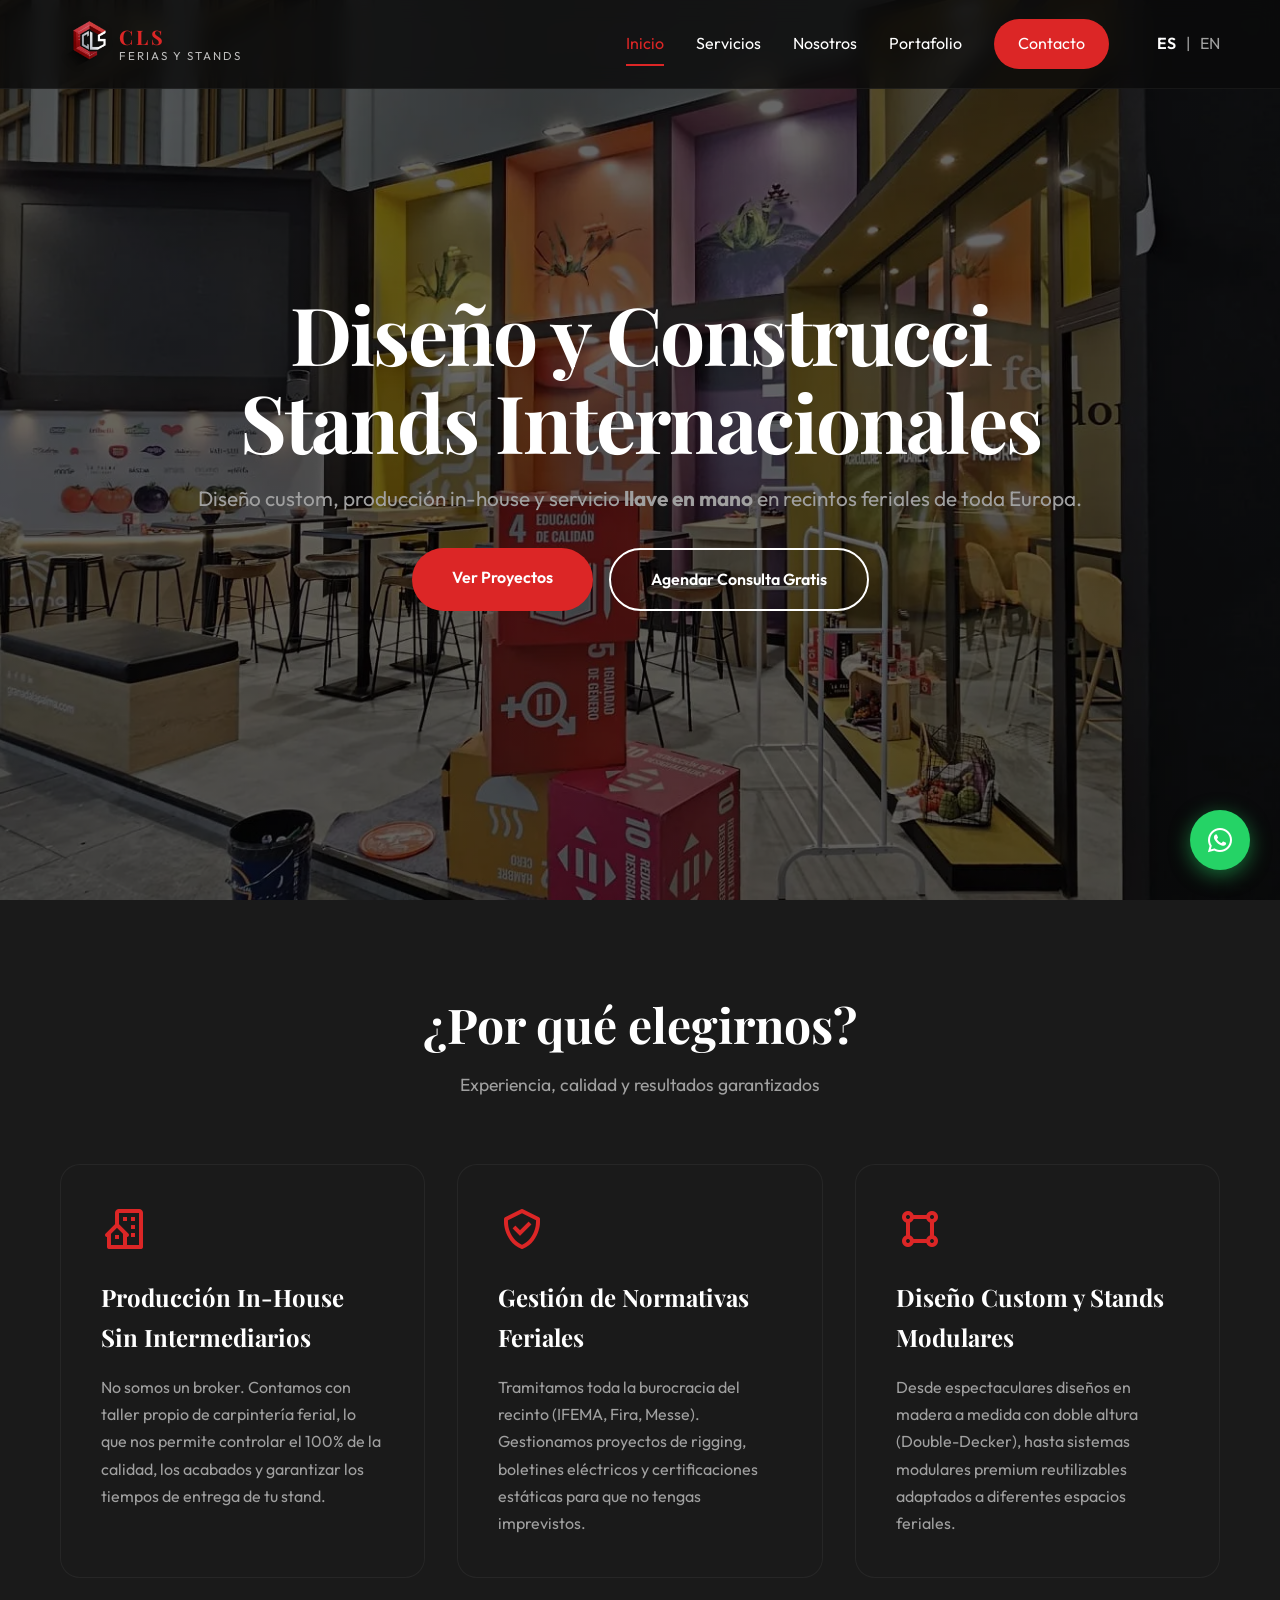
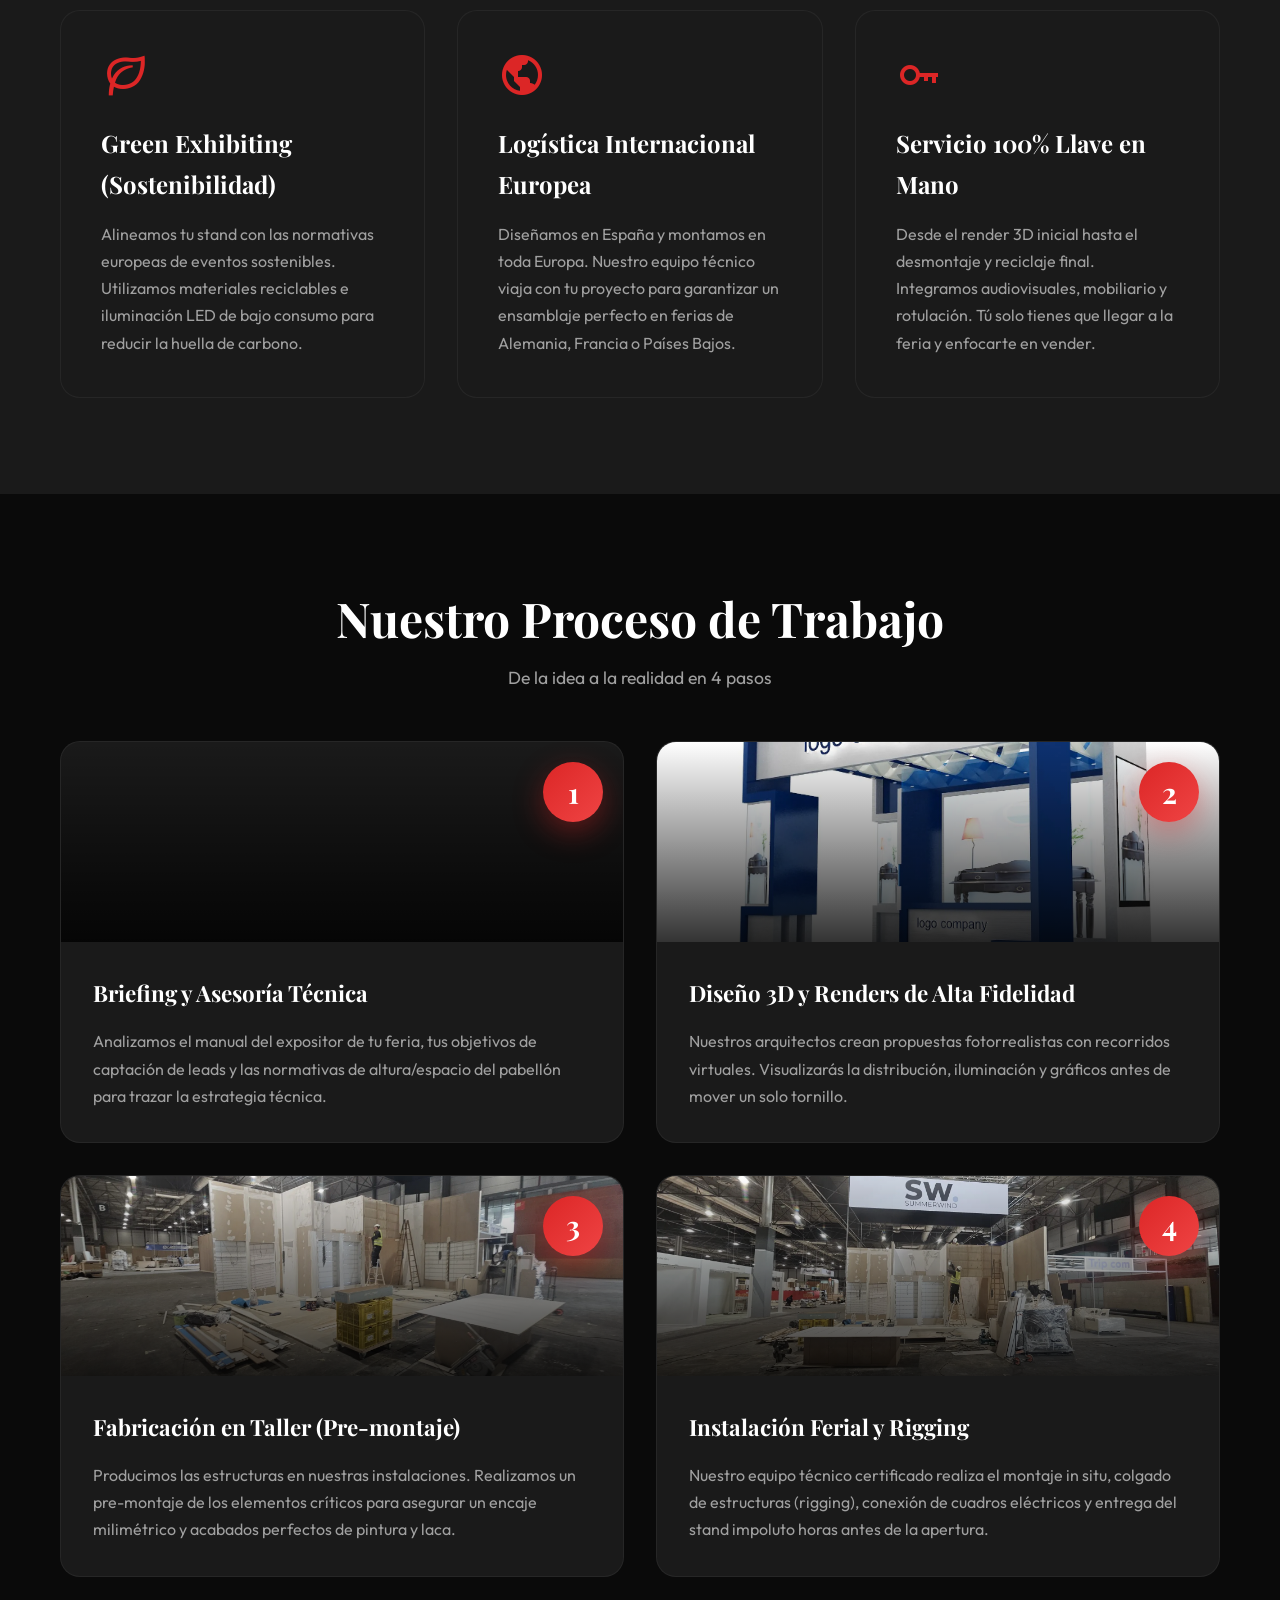
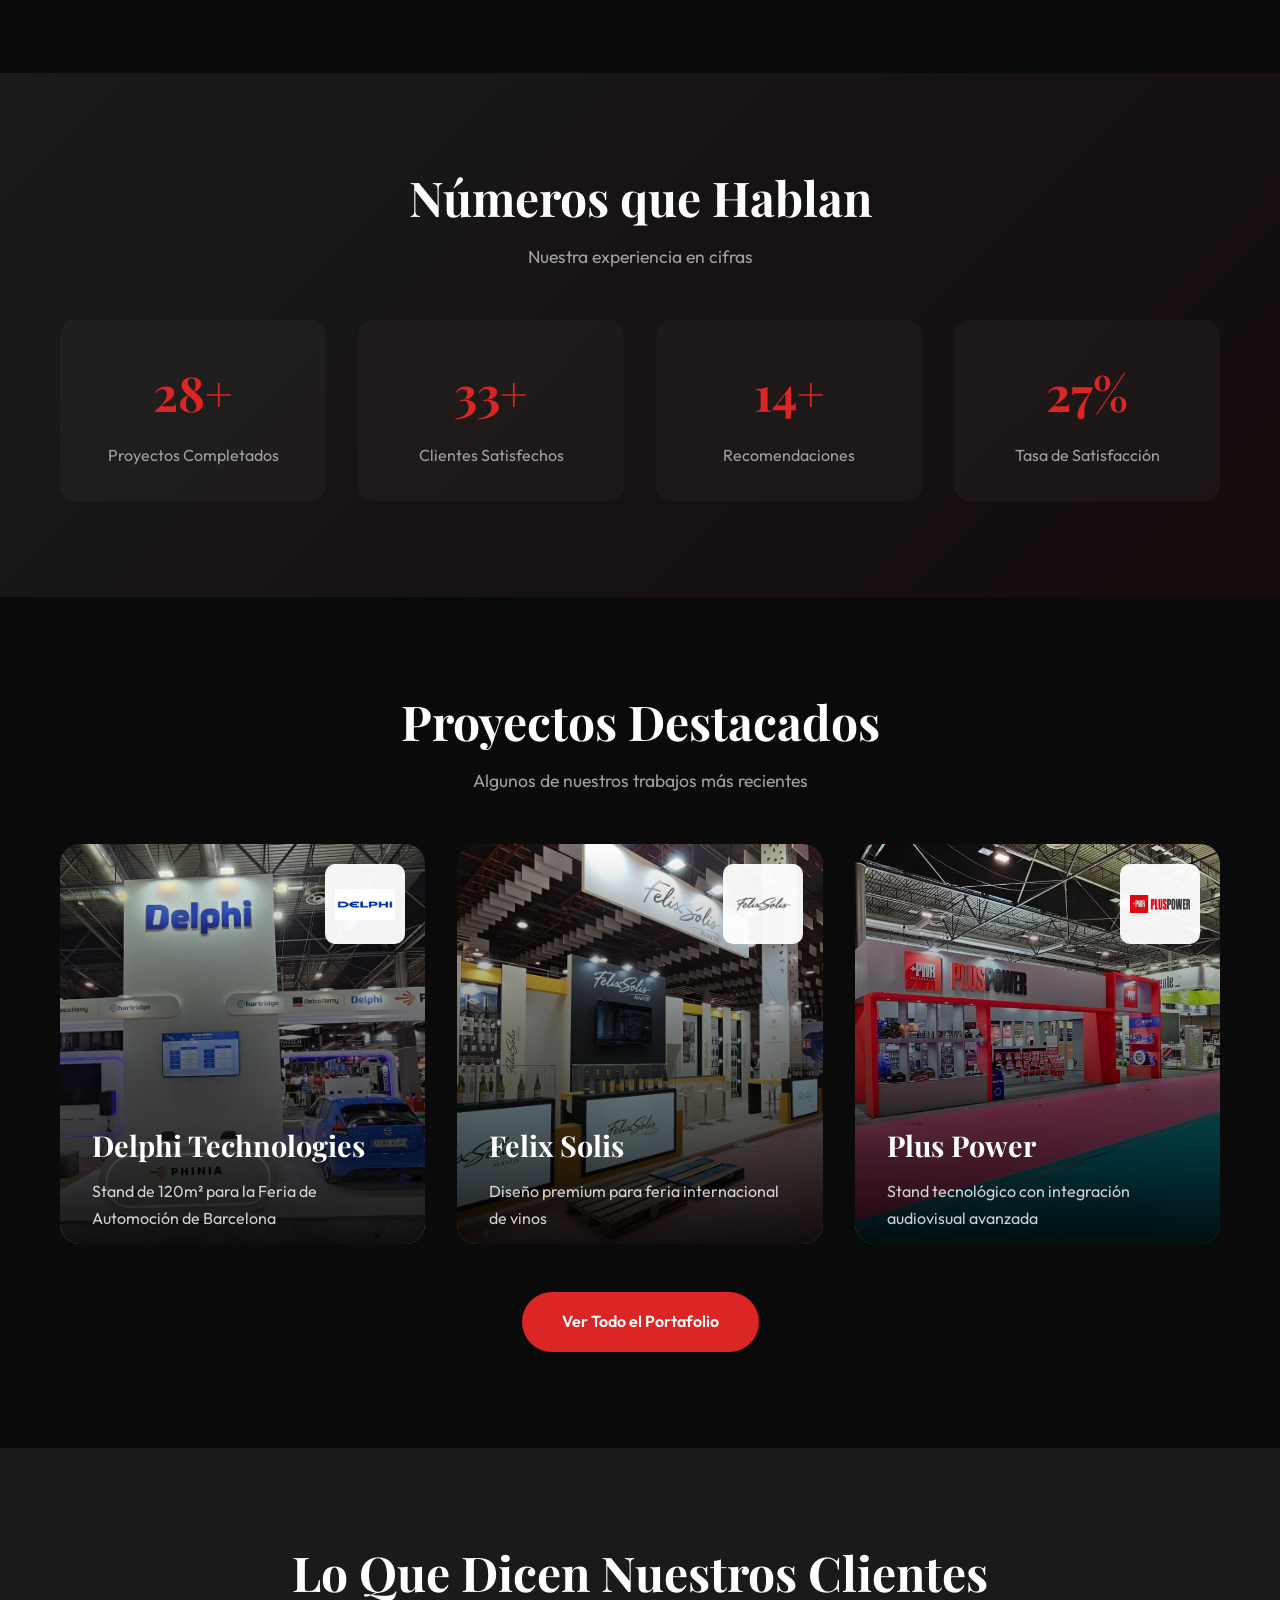
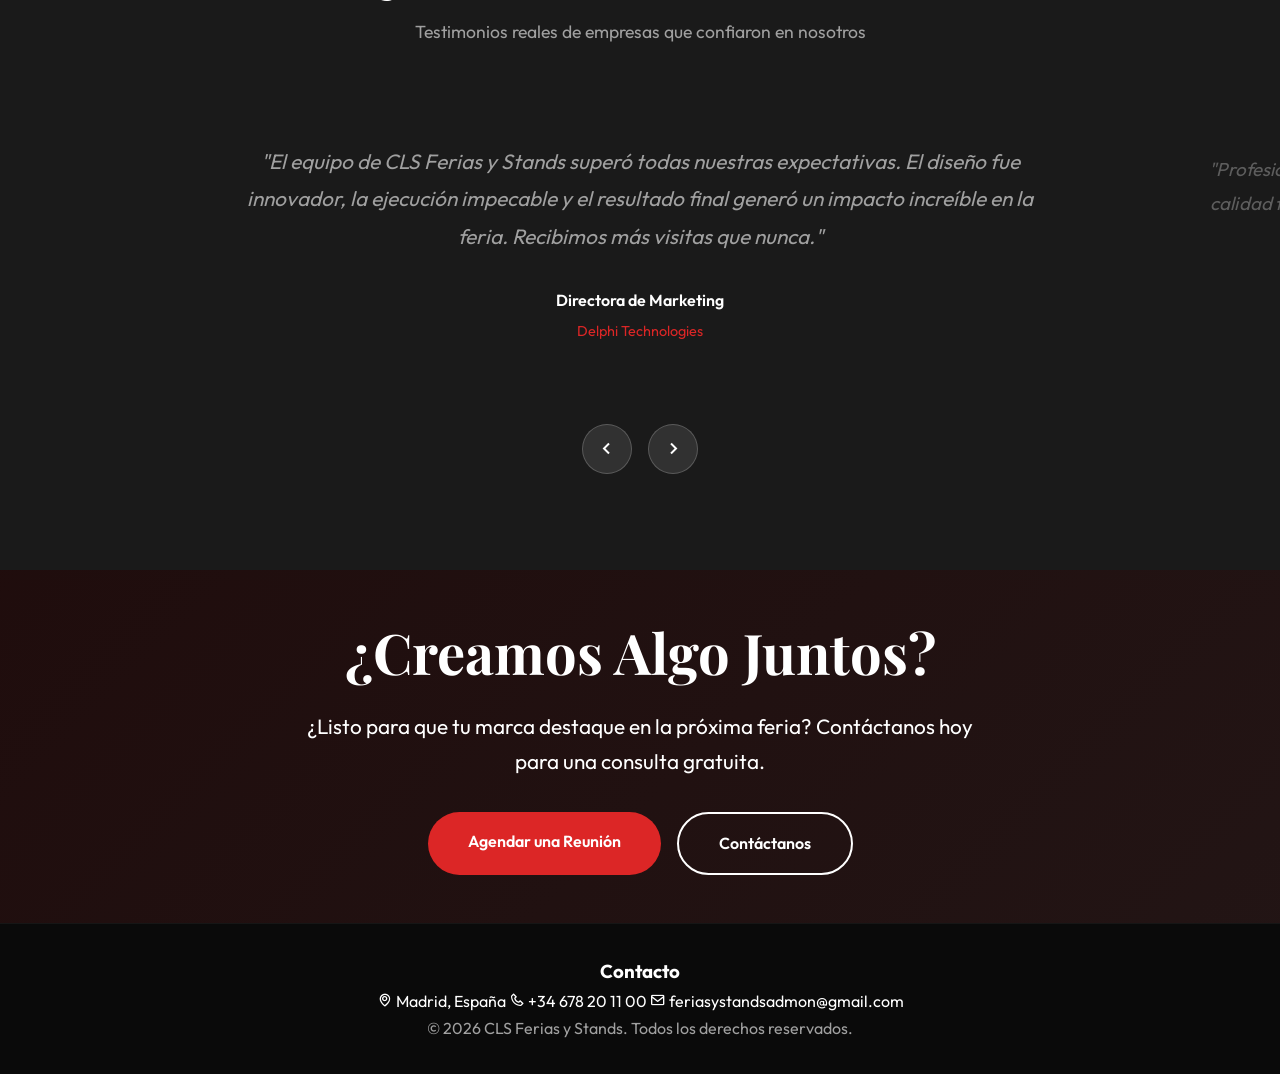
<file: index.html>
<!DOCTYPE html>
<html lang="es">

<head>
    <meta charset="UTF-8">
    <meta name="viewport" content="width=device-width, initial-scale=1.0">
    <title>Diseño y Montaje de Stands para Ferias | Empresa en Madrid y Europa</title>
    <meta name="description"
        content="Empresa especialista en diseño, fabricación y montaje de stands llave en mano. Construcción de stands custom y modulares para ferias en Madrid (IFEMA), Barcelona y Europa. Pide presupuesto.">
    <link rel="preconnect" href="https://fonts.googleapis.com">
    <link rel="preconnect" href="https://fonts.gstatic.com" crossorigin>
    <link
        href="https://fonts.googleapis.com/css2?family=Outfit:wght@300;400;600;700&family=Playfair+Display:ital,wght@0,600;1,600&display=swap"
        rel="stylesheet">
    <link rel="stylesheet" href="css/style.css">
    <link href="https://unpkg.com/boxicons@2.1.4/css/boxicons.min.css" rel="stylesheet">

    <link rel="alternate" hreflang="es" href="https://tudominio.com/" />
    <link rel="alternate" hreflang="en" href="https://tudominio.com/en/" />
</head>

<body>
    <!-- Navigation -->
    <nav class="navbar">
        <div class="container nav-container">
            <a href="index.html" class="logo logo-with-img">
                <img src="fotosyvideos/logo_CLS_rojo_transparente.png" alt="CLS Ferias y Stands logo" class="nav-logo-img" style="height:50px;width:50px;max-width:50px;object-fit:contain;flex-shrink:0;">
                <span class="logo-text"><span class="logo-cls">CLS</span><span class="logo-light">Ferias y Stands</span></span>
            </a>
            <div class="nav-links">
                <a href="index.html" class="nav-link active" data-i18n="nav-inicio">Inicio</a>
                <a href="servicios.html" class="nav-link" data-i18n="nav-servicios">Servicios</a>
                <a href="nosotros.html" class="nav-link" data-i18n="nav-nosotros">Nosotros</a>
                <a href="portfolio.html" class="nav-link" data-i18n="nav-portfolio">Portafolio</a>
                <a href="contacto.html" class="nav-link btn-contact" data-i18n="nav-contacto">Contacto</a>
                <div class="lang-selector" style="display:flex; gap:10px; margin-left:1rem; align-items:center;">
                    <a href="#" class="lang-btn active" data-lang="es"
                        style="color:var(--white); text-decoration:none; font-weight:600;">ES</a>
                    <span style="color:var(--gray)">|</span>
                    <a href="#" class="lang-btn" data-lang="en" style="color:var(--gray); text-decoration:none;">EN</a>
                </div>
            </div>
            <div class="hamburger">
                <i class='bx bx-menu'></i>
            </div>
        </div>
    </nav>

    <!-- Mobile Menu -->
    <div class="mobile-menu">
        <a href="index.html" class="mobile-link" data-i18n="nav-inicio">Inicio</a>
        <a href="servicios.html" class="mobile-link" data-i18n="nav-servicios">Servicios</a>
        <a href="nosotros.html" class="mobile-link" data-i18n="nav-nosotros">Nosotros</a>
        <a href="portfolio.html" class="mobile-link" data-i18n="nav-portfolio">Portafolio</a>
        <a href="contacto.html" class="mobile-link" data-i18n="nav-contacto">Contacto</a>
        <div class="lang-selector-mobile" style="display:flex; gap:15px; margin-top:2rem;">
            <a href="#" class="lang-btn active" data-lang="es"
                style="color:var(--white); text-decoration:none; font-size:1.5rem; font-weight:600;">ES</a>
            <span style="color:var(--gray); font-size:1.5rem;">|</span>
            <a href="#" class="lang-btn" data-lang="en"
                style="color:var(--gray); text-decoration:none; font-size:1.5rem;">EN</a>
        </div>
    </div>

    <!-- Hero Section -->
    <header class="hero">
        <div class="hero-bg"
            style="background: linear-gradient(rgba(0,0,0,0.6), rgba(0,0,0,0.6)), url('fotosyvideos/diseno-stand-corporativo-feria-madrid.webp?v=4'); background-size: cover; background-position: center;">
        </div>
        <div class="container hero-content">
            <h1 class="hero-title">
                <span id="typewriterText" data-i18n="hero-title-first">Diseño y Construcción de</span><br>
                <span class="animated-text" id="animatedText" data-i18n="hero-title-second">Stands
                    Internacionales</span>
            </h1>
            <p class="hero-subtitle" data-i18n="hero-subtitle">Diseño custom, producción in-house y servicio
                <strong>llave en mano</strong> en recintos feriales de toda Europa.</p>
            <div class="hero-buttons">
                <a href="portfolio.html" class="btn btn-primary" data-i18n="btn-ver-proyectos">Ver Proyectos</a>
                <a href="contacto.html" class="btn btn-secondary" data-i18n="btn-agendar-gratis">Agendar Consulta
                    Gratis</a>
                <a href="https://wa.me/34678201100?text=Hola,%20me%20gustar%C3%ADa%20obtener%20m%C3%A1s%20informaci%C3%B3n%20sobre%20vuestros%20servicios."
                    class="btn btn-whatsapp-mobile">
                    <i class='bx bxl-whatsapp'></i> <span data-i18n="btn-hablamos">Hablamos</span>
                </a>
            </div>
        </div>
    </header>

    <!-- Features -->
    <section class="section-padding" style="background: var(--secondary);">
        <div class="container">
            <div class="center">
                <h2 class="section-title" data-i18n="features-title">¿Por qué elegirnos?</h2>
                <p class="section-subtitle" data-i18n="features-subtitle">Experiencia, calidad y resultados garantizados
                </p>
            </div>
            <div class="feature-grid">
                <div class="feature-card">
                    <i class='bx bx-building-house feature-icon'></i>
                    <h3 data-i18n="feat-1-title">Producción In-House Sin Intermediarios</h3>
                    <p data-i18n="feat-1-desc">No somos un broker. Contamos con taller propio de carpintería ferial, lo
                        que nos permite controlar el 100% de la calidad, los acabados y garantizar los tiempos de
                        entrega de tu stand.</p>
                </div>
                <div class="feature-card">
                    <i class='bx bx-check-shield feature-icon'></i>
                    <h3 data-i18n="feat-2-title">Gestión de Normativas Feriales</h3>
                    <p data-i18n="feat-2-desc">Tramitamos toda la burocracia del recinto (IFEMA, Fira, Messe).
                        Gestionamos proyectos de rigging, boletines eléctricos y certificaciones estáticas para que no
                        tengas imprevistos.</p>
                </div>
                <div class="feature-card">
                    <i class='bx bx-shape-square feature-icon'></i>
                    <h3 data-i18n="feat-3-title">Diseño Custom y Stands Modulares</h3>
                    <p data-i18n="feat-3-desc">Desde espectaculares diseños en madera a medida con doble altura
                        (Double-Decker), hasta sistemas modulares premium reutilizables adaptados a diferentes espacios
                        feriales.</p>
                </div>
                <div class="feature-card">
                    <i class='bx bx-leaf feature-icon'></i>
                    <h3 data-i18n="feat-4-title">Green Exhibiting (Sostenibilidad)</h3>
                    <p data-i18n="feat-4-desc">Alineamos tu stand con las normativas europeas de eventos sostenibles.
                        Utilizamos materiales reciclables e iluminación LED de bajo consumo para reducir la huella de
                        carbono.</p>
                </div>
                <div class="feature-card">
                    <i class='bx bx-world feature-icon'></i>
                    <h3 data-i18n="feat-5-title">Logística Internacional Europea</h3>
                    <p data-i18n="feat-5-desc">Diseñamos en España y montamos en toda Europa. Nuestro equipo técnico
                        viaja con tu proyecto para garantizar un ensamblaje perfecto en ferias de Alemania, Francia o
                        Países Bajos.</p>
                </div>
                <div class="feature-card">
                    <i class='bx bx-key feature-icon'></i>
                    <h3 data-i18n="feat-6-title">Servicio 100% Llave en Mano</h3>
                    <p data-i18n="feat-6-desc">Desde el render 3D inicial hasta el desmontaje y reciclaje final.
                        Integramos audiovisuales, mobiliario y rotulación. Tú solo tienes que llegar a la feria y
                        enfocarte en vender.</p>
                </div>
            </div>
        </div>
    </section>

    <!-- Process -->
    <section class="section-padding">
        <div class="container">
            <div class="center">
                <h2 class="section-title" data-i18n="process-title">Nuestro Proceso de Trabajo</h2>
                <p class="section-subtitle" data-i18n="process-subtitle">De la idea a la realidad en 4 pasos</p>
            </div>
            <div class="process-steps">
                <div class="step">
                    <div class="step-image"
                        style="background-image: url('https://images.unsplash.com/photo-1454165804606-c3d57bc86b40?ixlib=rb-4.0.3&auto=format&fit=crop&w=800&q=80');">
                        <div class="step-number">1</div>
                    </div>
                    <div class="step-content">
                        <h3 data-i18n="proc-1-title">Briefing y Asesoría Técnica</h3>
                        <p data-i18n="proc-1-desc">Analizamos el manual del expositor de tu feria, tus objetivos de
                            captación de leads y las normativas de altura/espacio del pabellón para trazar la estrategia
                            técnica.</p>
                    </div>
                </div>
                <div class="step">
                    <div class="step-image"
                        style="background-image: url('fotosyvideos/stand-diseno-innovador-feria-madrid.webp?v=4');">
                        <div class="step-number">2</div>
                    </div>
                    <div class="step-content">
                        <h3 data-i18n="proc-2-title">Diseño 3D y Renders de Alta Fidelidad</h3>
                        <p data-i18n="proc-2-desc">Nuestros arquitectos crean propuestas fotorrealistas con recorridos
                            virtuales. Visualizarás la distribución, iluminación y gráficos antes de mover un solo
                            tornillo.</p>
                    </div>
                </div>
                <div class="step">
                    <div class="step-image"
                        style="background-image: url('fotosyvideos/diseno-stand-exposicion-feria-madrid.webp?v=4');">
                        <div class="step-number">3</div>
                    </div>
                    <div class="step-content">
                        <h3 data-i18n="proc-3-title">Fabricación en Taller (Pre-montaje)</h3>
                        <p data-i18n="proc-3-desc">Producimos las estructuras en nuestras instalaciones. Realizamos un
                            pre-montaje de los elementos críticos para asegurar un encaje milimétrico y acabados
                            perfectos de pintura y laca.</p>
                    </div>
                </div>
                <div class="step">
                    <div class="step-image"
                        style="background-image: url('fotosyvideos/proceso-montaje-stand-madera-feria-madrid.webp?v=4');">
                        <div class="step-number">4</div>
                    </div>
                    <div class="step-content">
                        <h3 data-i18n="proc-4-title">Instalación Ferial y Rigging</h3>
                        <p data-i18n="proc-4-desc">Nuestro equipo técnico certificado realiza el montaje in situ,
                            colgado de estructuras (rigging), conexión de cuadros eléctricos y entrega del stand
                            impoluto horas antes de la apertura.</p>
                    </div>
                </div>
            </div>
        </div>
    </section>

    <!-- Stats -->
    <section class="section-padding"
        style="background: linear-gradient(135deg, var(--secondary), rgba(220, 38, 38, 0.05));">
        <div class="container">
            <div class="center">
                <h2 class="section-title" data-i18n="stats-title">Números que Hablan</h2>
                <p class="section-subtitle" data-i18n="stats-subtitle">Nuestra experiencia en cifras</p>
            </div>
            <div class="stats">
                <div class="stat-item">
                    <span class="stat-number">100+</span>
                    <span class="stat-label" data-i18n="stat-1">Proyectos Completados</span>
                </div>
                <div class="stat-item">
                    <span class="stat-number">120+</span>
                    <span class="stat-label" data-i18n="stat-2">Clientes Satisfechos</span>
                </div>
                <div class="stat-item">
                    <span class="stat-number">50+</span>
                    <span class="stat-label" data-i18n="stat-3">Recomendaciones</span>
                </div>
                <div class="stat-item">
                    <span class="stat-number">98%</span>
                    <span class="stat-label" data-i18n="stat-4">Tasa de Satisfacción</span>
                </div>
            </div>
        </div>
    </section>

    <!-- Featured Projects -->
    <section class="section-padding">
        <div class="container">
            <div class="center">
                <h2 class="section-title" data-i18n="port-title">Proyectos de Arquitectura Ferial Destacados</h2>
                <p class="section-subtitle" data-i18n="port-subtitle">Algunos de nuestros trabajos más recientes</p>
            </div>
            <div class="portfolio-grid" style="margin-top: 3rem;">
                <div class="portfolio-item"
                    style="background-image: url('fotosyvideos/diseno-stand-automocion-motortec-madrid.webp?v=4');">
                    <div class="logo-corner">
                        <img src="logos/Delphi logo.png" alt="Delphi">
                    </div>
                    <div class="portfolio-overlay">
                        <h3>Delphi Technologies</h3>
                        <p data-i18n="port-1-desc">Stand de 120m² para la Feria de Automoción de Barcelona</p>
                    </div>
                </div>
                <div class="portfolio-item"
                    style="background-image: url('fotosyvideos/diseno-stand-vinos-premium-feria-madrid.webp?v=4');">
                    <div class="logo-corner">
                        <img src="logos/felix-solis-logo.png" alt="Felix Solis">
                    </div>
                    <div class="portfolio-overlay">
                        <h3>Felix Solis</h3>
                        <p data-i18n="port-2-desc">Diseño premium para feria internacional de vinos</p>
                    </div>
                </div>
                <div class="portfolio-item"
                    style="background-image: url('fotosyvideos/diseno-stand-energia-genera-madrid.webp?v=4');">
                    <div class="logo-corner">
                        <img src="logos/pluspower.png" alt="Plus Power">
                    </div>
                    <div class="portfolio-overlay">
                        <h3>Plus Power</h3>
                        <p data-i18n="port-3-desc">Stand tecnológico con integración audiovisual avanzada</p>
                    </div>
                </div>
            </div>
            <div class="center" style="margin-top: 3rem;">
                <a href="portfolio.html" class="btn btn-primary" data-i18n="btn-ver-todo">Ver Todo el Portafolio</a>
            </div>
        </div>
    </section>

    <!-- Testimonials -->
    <section class="testimonials section-padding">
        <div class="container">
            <div class="center">
                <h2 class="section-title" data-i18n="test-title">Lo Que Dicen Nuestros Clientes</h2>
                <p class="section-subtitle" data-i18n="test-subtitle">Testimonios reales de empresas que confiaron en
                    nosotros</p>
            </div>
            <div class="testimonial-container">
                <div class="testimonial-track">
                    <div class="testimonial-slide active">
                        <p class="testimonial-text" data-i18n="test-1-desc">"El equipo de CLS Ferias y Stands superó todas
                            nuestras expectativas. El
                            diseño fue innovador, la ejecución impecable y el resultado final generó un impacto
                            increíble en la feria. Recibimos más visitas que nunca."</p>
                        <p class="testimonial-author" data-i18n="test-1-auth">Directora de Marketing</p>
                        <p class="testimonial-role"> Delphi Technologies</p>
                    </div>
                    <div class="testimonial-slide">
                        <p class="testimonial-text" data-i18n="test-2-desc">"Profesionalidad de principio a fin.
                            Cumplieron con los plazos, el
                            presupuesto y la calidad fue excepcional. Sin duda repetiremos para nuestros próximos
                            eventos."</p>
                        <p class="testimonial-author">CEO</p>
                        <p class="testimonial-role"> Plus Power</p>
                    </div>
                    <div class="testimonial-slide">
                        <p class="testimonial-text" data-i18n="test-3-desc">"El servicio integral que ofrecen es lo que
                            realmente marca la
                            diferencia. Desde el diseño 3D hasta la instalación final, todo estuvo perfectamente
                            coordinado. Muy recomendables."</p>
                        <p class="testimonial-author" data-i18n="test-3-auth">Gerente de Eventos</p>
                        <p class="testimonial-role"> Felix Solis</p>
                    </div>
                </div>
                <div class="carousel-controls">
                    <button class="carousel-btn prev-btn"><i class='bx bx-chevron-left'></i></button>
                    <button class="carousel-btn next-btn"><i class='bx bx-chevron-right'></i></button>
                </div>
            </div>
        </div>
    </section>

    <!-- CTA -->
    <section class="section-padding"
        style="background: linear-gradient(135deg, rgba(220, 38, 38, 0.1), rgba(248, 113, 113, 0.1));; padding: 3rem 0;">
        <div class="container center">
            <h2 class="section-title" style="font-size: 3.5rem; margin-bottom: 1.5rem;" data-i18n="cta-title">¿Creamos
                Algo Juntos?</h2>
            <p style="font-size: 1.3rem; margin-bottom: 2rem; max-width: 700px; margin-left: auto; margin-right: auto;"
                data-i18n="cta-desc">
                ¿Listo para que tu marca destaque en la próxima feria? Contáctanos hoy para una consulta gratuita.
            </p>
            <div class="hero-buttons">
                <a href="contacto.html" class="btn btn-primary" data-i18n="btn-schedule">Agendar una Reunión</a>
                <a href="contacto.html" class="btn btn-secondary" data-i18n="btn-contact-us">Contáctanos</a>
            </div>
        </div>
    </section>

    <!-- WhatsApp Float -->
    <a href="https://wa.me/34678201100?text=Hola,%20me%20gustar%C3%ADa%20obtener%20m%C3%A1s%20informaci%C3%B3n%20sobre%20vuestros%20servicios."
        class="whatsapp-float" target="_blank">
        <i class='bx bxl-whatsapp'></i>
    </a>

    <!-- Footer -->
    <footer class="footer">
        <div class="container footer-content">
            <div class="footer-col">
                <h3 data-i18n="footer-contact">Contacto</h3>
                <ul class="contact-list">
                    <i class='bx bx-map'></i> Madrid, España
                    <i class='bx bx-phone'></i> +34 678 20 11 00
                    <i class='bx bx-envelope'></i> feriasystandsadmon@gmail.com
                </ul>
            </div>
        </div>
        <div class="footer-bottom">
            <p data-i18n="footer-rights">&copy; 2026 CLS Ferias y Stands Todos los derechos reservados.</p>
        </div>
    </footer>

    <script src="js/translations.js"></script>
    <script src="js/main.js"></script>
    <script>
        // Animate letters in "Toda Europa"
        const animatedText = document.getElementById('animatedText');
        if (animatedText) {
            const text = animatedText.textContent;
            animatedText.innerHTML = '';

            for (let i = 0; i < text.length; i++) {
                const span = document.createElement('span');
                span.className = 'letter';
                span.textContent = text[i];
                span.style.animationDelay = `${i * 0.1}s`;
                animatedText.appendChild(span);
            }
        }
    </script>
</body>

</html>
</file>
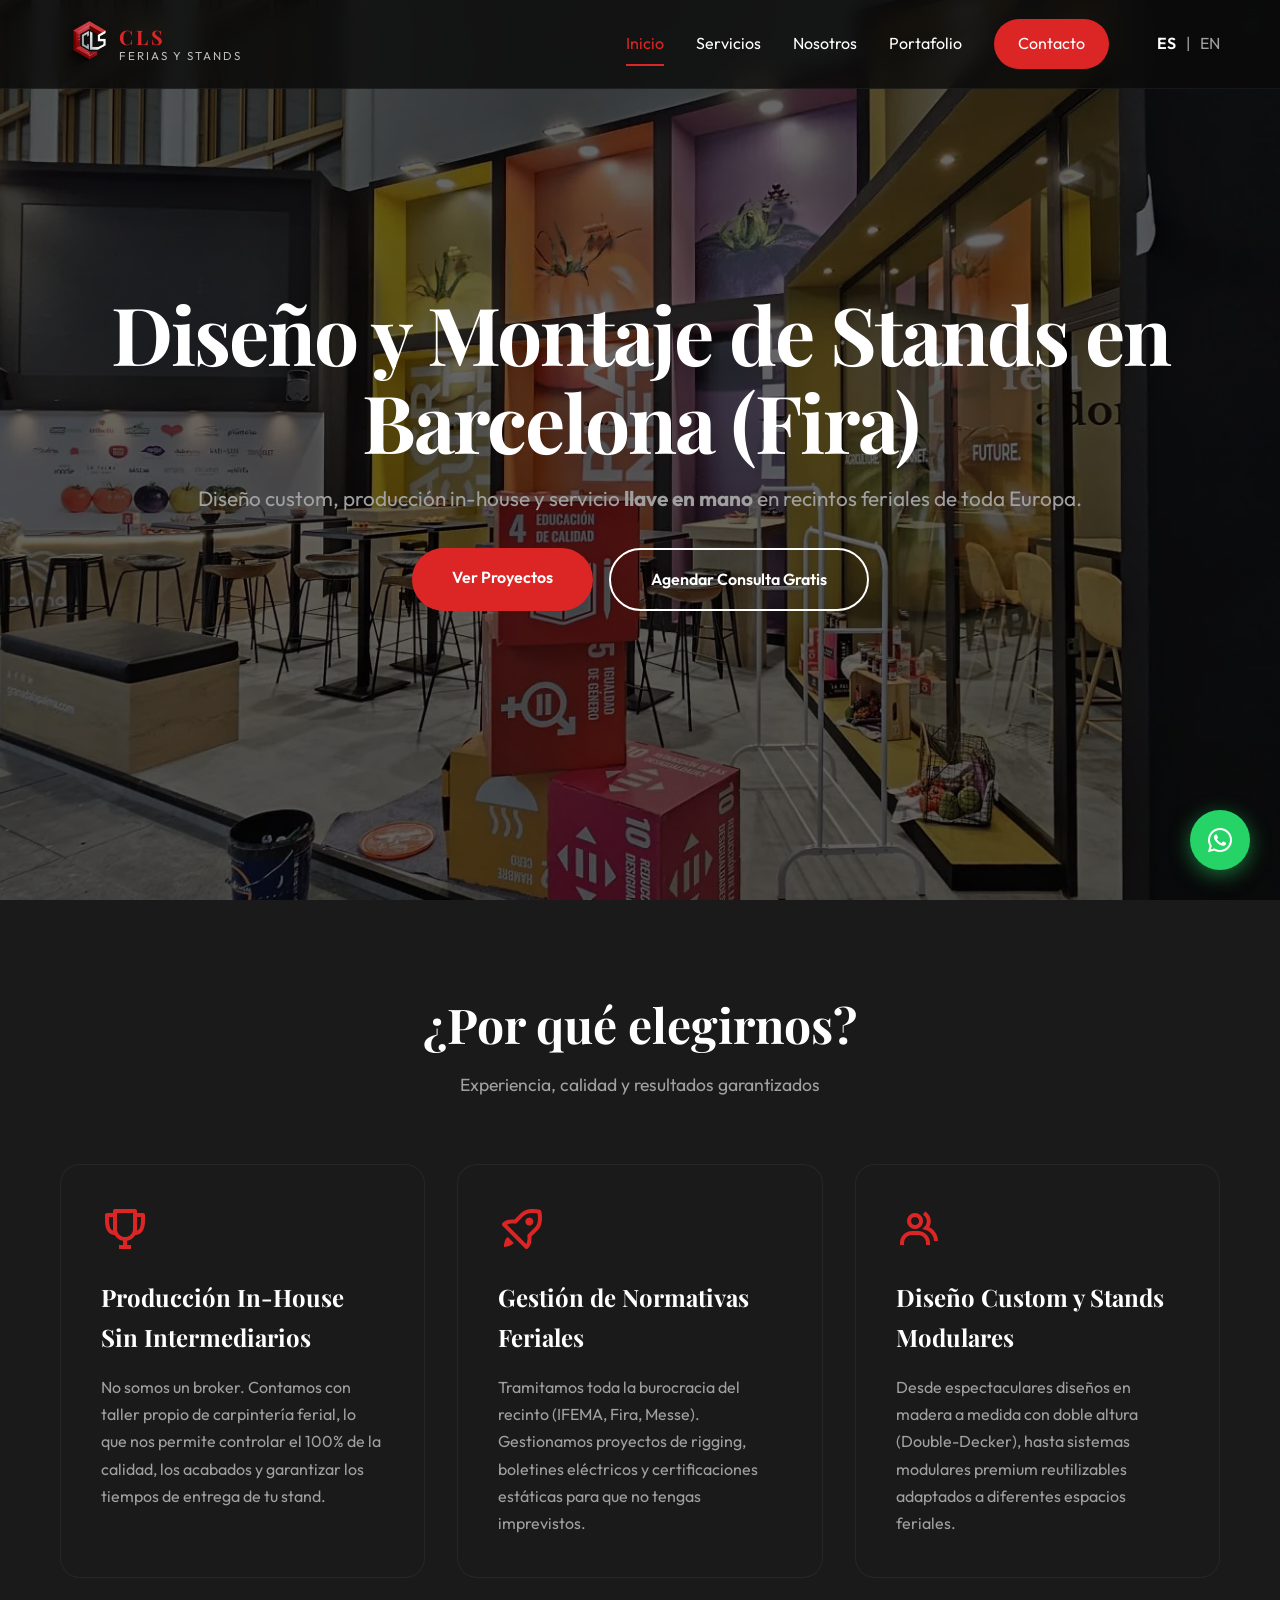
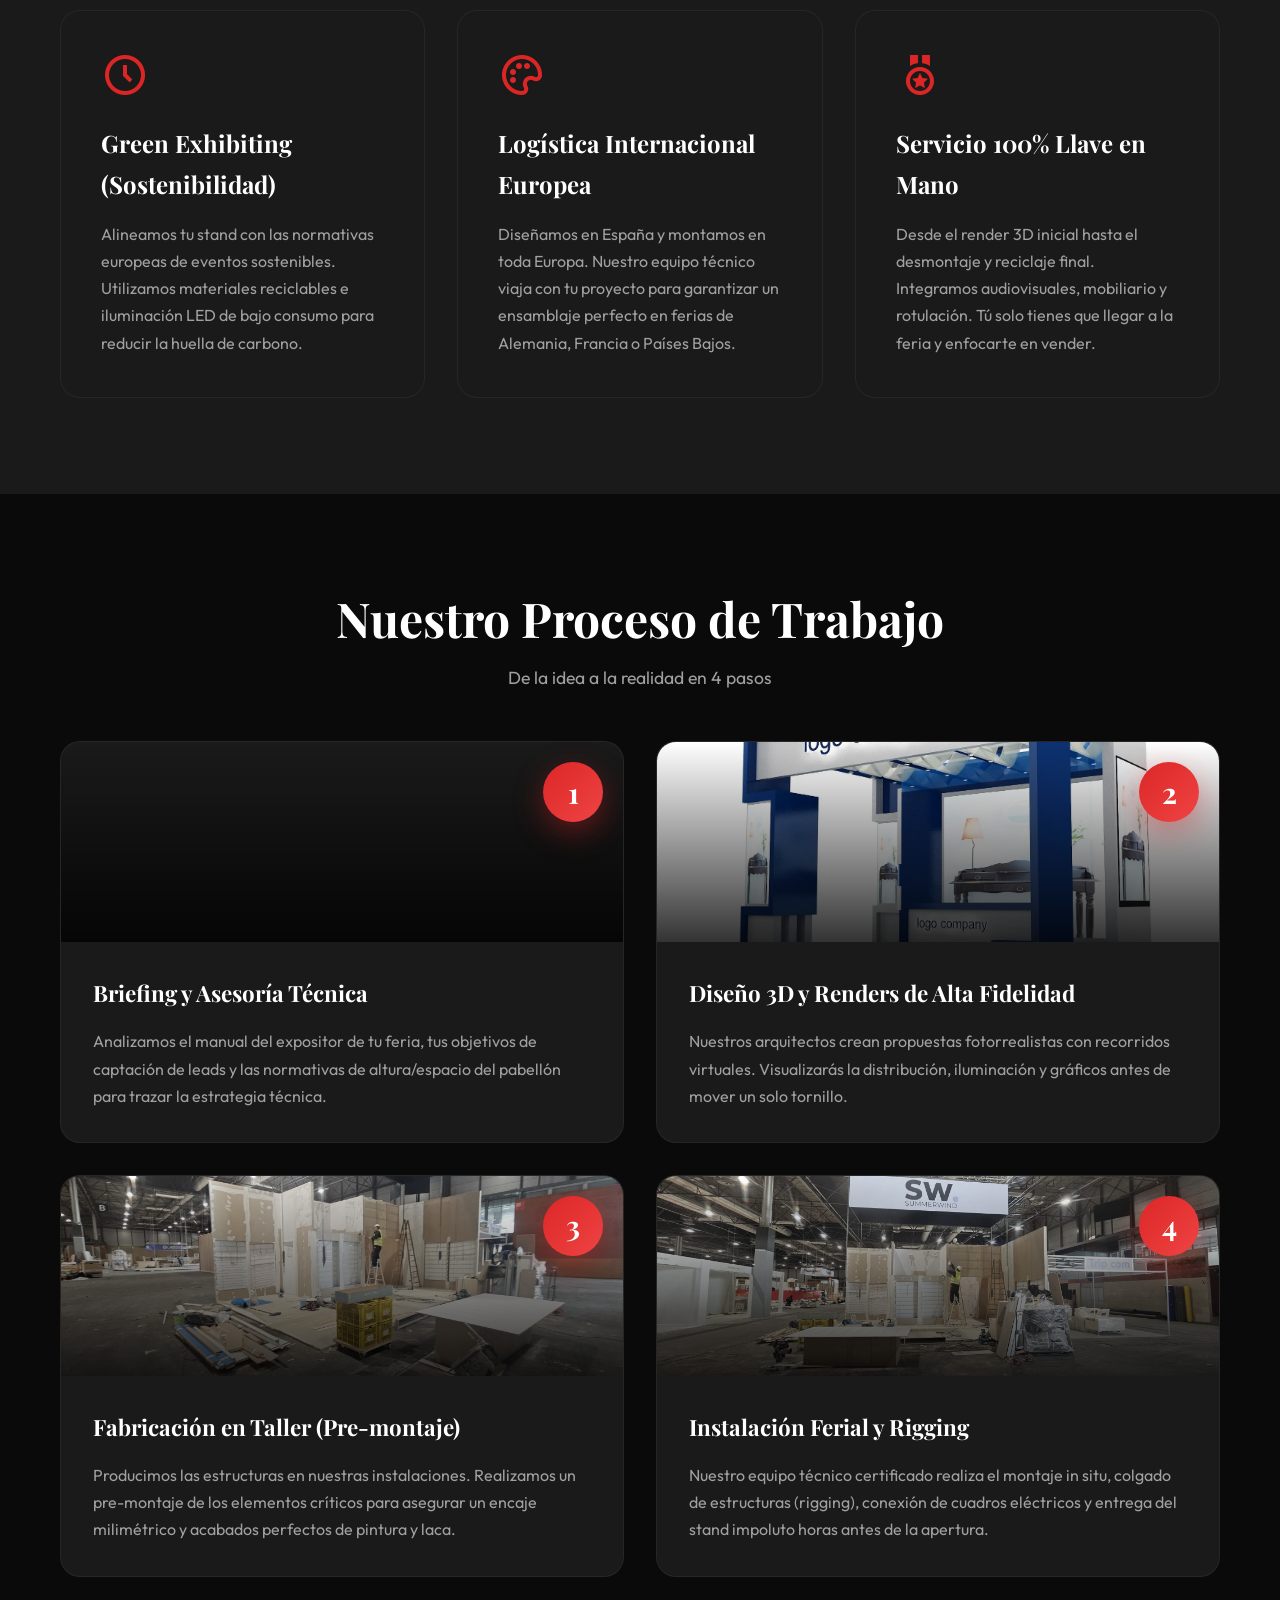
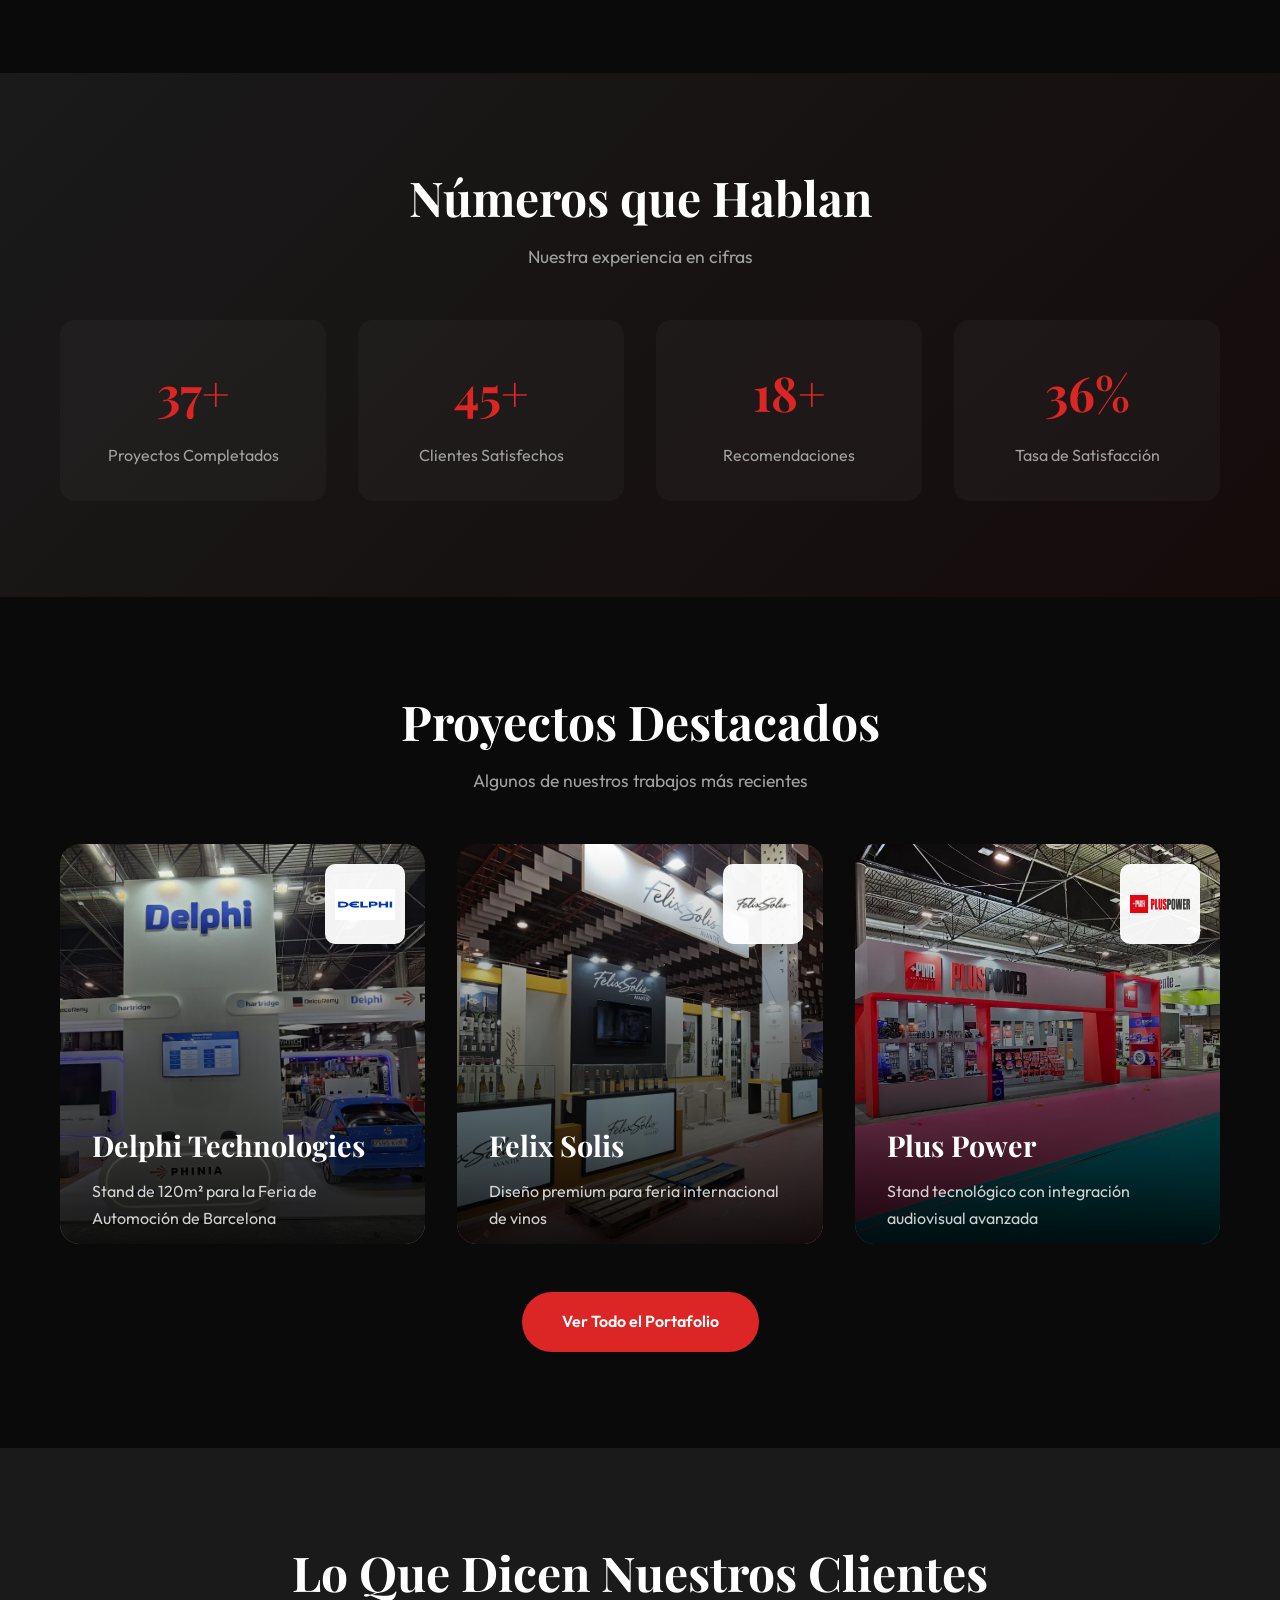
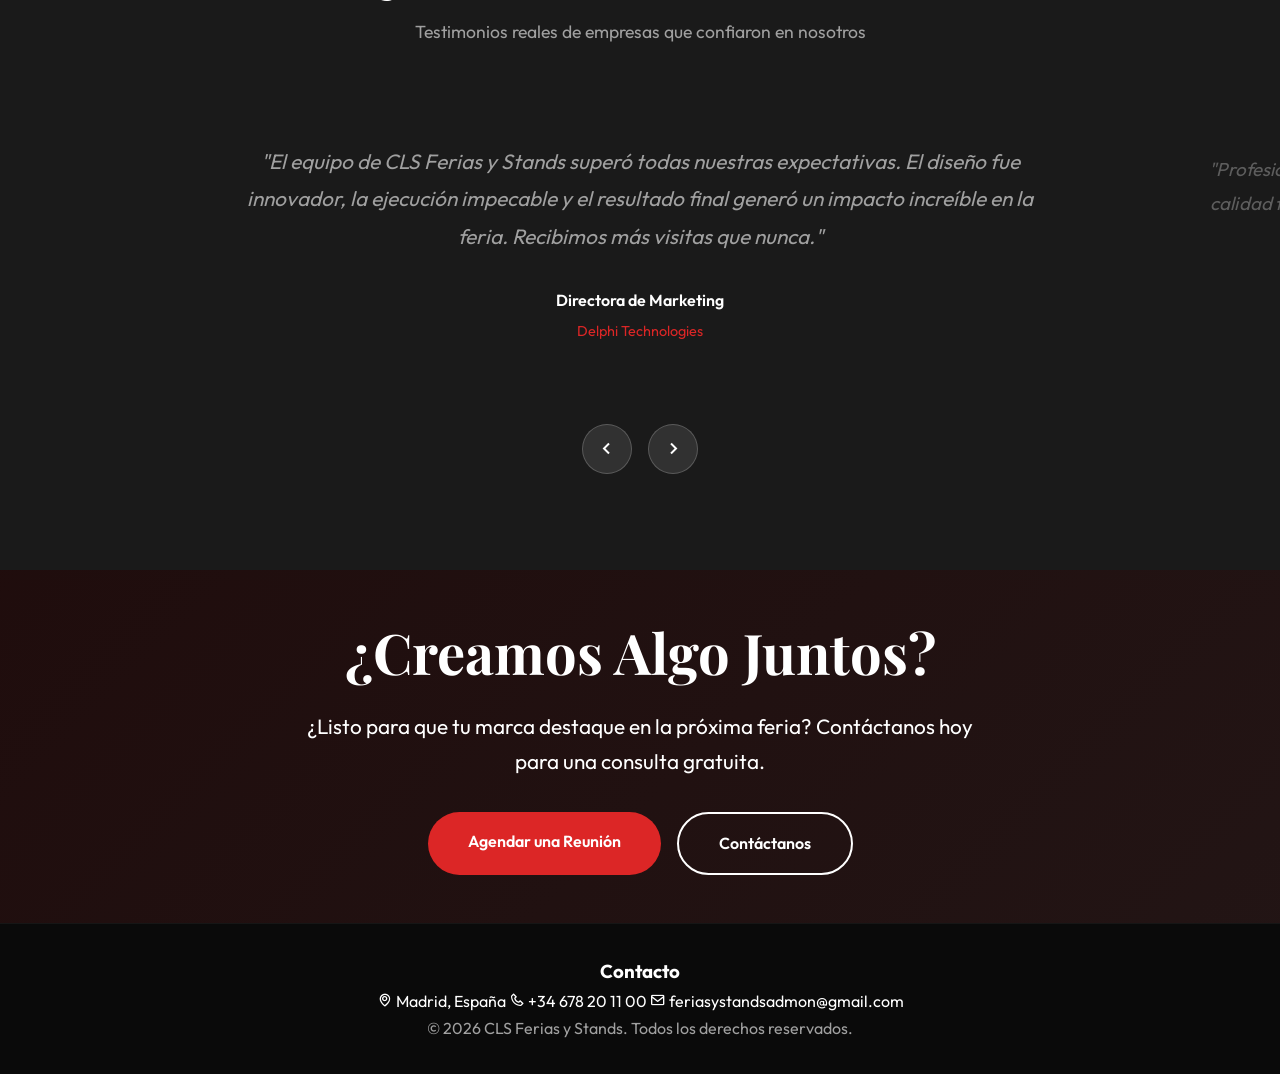
<file: montaje-stands-feria-barcelona.html>
<!DOCTYPE html>
<html lang="es">

<head>
    <meta charset="UTF-8">
    <meta name="viewport" content="width=device-width, initial-scale=1.0">
    <title>Montaje de Stands en Barcelona | Diseño Llave en Mano para Fira</title>
    <meta name="description"
        content="Empresa especialista en diseño, fabricación y montaje de stands llave en mano. Construcción de stands custom y modulares para ferias en Madrid (IFEMA), Barcelona y Europa. Pide presupuesto.">
    <link rel="preconnect" href="https://fonts.googleapis.com">
    <link rel="preconnect" href="https://fonts.gstatic.com" crossorigin>
    <link
        href="https://fonts.googleapis.com/css2?family=Outfit:wght@300;400;600;700&family=Playfair+Display:ital,wght@0,600;1,600&display=swap"
        rel="stylesheet">
    <link rel="stylesheet" href="css/style.css">
    <link href="https://unpkg.com/boxicons@2.1.4/css/boxicons.min.css" rel="stylesheet">

    <link rel="alternate" hreflang="es" href="https://tudominio.com/" />
    <link rel="alternate" hreflang="en" href="https://tudominio.com/en/" />
</head>

<body>
    <!-- Navigation -->
    <nav class="navbar">
        <div class="container nav-container">
            <a href="index.html" class="logo logo-with-img">
                <img src="fotosyvideos/logo_CLS_rojo_transparente.png" alt="CLS Ferias y Stands logo" class="nav-logo-img" style="height:50px;width:50px;max-width:50px;object-fit:contain;flex-shrink:0;">
                <span class="logo-text"><span class="logo-cls">CLS</span><span class="logo-light">Ferias y Stands</span></span>
            </a>
            <div class="nav-links">
                <a href="index.html" class="nav-link active" data-i18n="nav-inicio">Inicio</a>
                <a href="servicios.html" class="nav-link" data-i18n="nav-servicios">Servicios</a>
                <a href="nosotros.html" class="nav-link" data-i18n="nav-nosotros">Nosotros</a>
                <a href="portfolio.html" class="nav-link" data-i18n="nav-portfolio">Portafolio</a>
                <a href="contacto.html" class="nav-link btn-contact" data-i18n="nav-contacto">Contacto</a>
                <div class="lang-selector" style="display:flex; gap:10px; margin-left:1rem; align-items:center;">
                    <a href="#" class="lang-btn active" data-lang="es"
                        style="color:var(--white); text-decoration:none; font-weight:600;">ES</a>
                    <span style="color:var(--gray)">|</span>
                    <a href="#" class="lang-btn" data-lang="en" style="color:var(--gray); text-decoration:none;">EN</a>
                </div>
            </div>
            <div class="hamburger">
                <i class='bx bx-menu'></i>
            </div>
        </div>
    </nav>

    <!-- Mobile Menu -->
    <div class="mobile-menu">
        <a href="index.html" class="mobile-link" data-i18n="nav-inicio">Inicio</a>
        <a href="servicios.html" class="mobile-link" data-i18n="nav-servicios">Servicios</a>
        <a href="nosotros.html" class="mobile-link" data-i18n="nav-nosotros">Nosotros</a>
        <a href="portfolio.html" class="mobile-link" data-i18n="nav-portfolio">Portafolio</a>
        <a href="contacto.html" class="mobile-link" data-i18n="nav-contacto">Contacto</a>
        <div class="lang-selector-mobile" style="display:flex; gap:15px; margin-top:2rem;">
            <a href="#" class="lang-btn active" data-lang="es"
                style="color:var(--white); text-decoration:none; font-size:1.5rem; font-weight:600;">ES</a>
            <span style="color:var(--gray); font-size:1.5rem;">|</span>
            <a href="#" class="lang-btn" data-lang="en"
                style="color:var(--gray); text-decoration:none; font-size:1.5rem;">EN</a>
        </div>
    </div>

    <!-- Hero Section -->
    <header class="hero">
        <div class="hero-bg"
            style="background: linear-gradient(rgba(0,0,0,0.6), rgba(0,0,0,0.6)), url('fotosyvideos/diseno-stand-corporativo-feria-madrid.webp?v=4'); background-size: cover; background-position: center;">
        </div>
        <div class="container hero-content">
            <h1 class="hero-title">Diseño y Montaje de Stands en Barcelona (Fira)</h1>
            <p class="hero-subtitle" data-i18n="hero-subtitle">Fabricación propia e instalación</p>
            <div class="hero-buttons">
                <a href="portfolio.html" class="btn btn-primary" data-i18n="btn-ver-proyectos">Ver Proyectos</a>
                <a href="contacto.html" class="btn btn-secondary" data-i18n="btn-agendar-gratis">Agendar Consulta
                    Gratis</a>
                <a href="https://wa.me/34678201100?text=Hola,%20me%20gustar%C3%ADa%20obtener%20m%C3%A1s%20informaci%C3%B3n%20sobre%20vuestros%20servicios."
                    class="btn btn-whatsapp-mobile">
                    <i class='bx bxl-whatsapp'></i> <span data-i18n="btn-hablamos">Hablamos</span>
                </a>
            </div>
        </div>
    </header>

    <!-- Features -->
    <section class="section-padding" style="background: var(--secondary);">
        <div class="container">
            <div class="center">
                <h2 class="section-title" data-i18n="features-title">¿Por qué elegirnos?</h2>
                <p class="section-subtitle" data-i18n="features-subtitle">Experiencia, calidad y resultados garantizados
                </p>
            </div>
            <div class="feature-grid">
                <div class="feature-card">
                    <i class='bx bx-trophy feature-icon'></i>
                    <h3 data-i18n="feat-1-title">5+ Años de Trayectoria</h3>
                    <p data-i18n="feat-1-desc">Más de un 5 años transformando espacios efímeros en experiencias
                        memorables. Reconocidos con
                        múltiples recomendaciones de diseño internacional.</p>
                </div>
                <div class="feature-card">
                    <i class='bx bx-rocket feature-icon'></i>
                    <h3 data-i18n="feat-2-title">Servicio Integral 360º</h3>
                    <p data-i18n="feat-2-desc">Desde el concepto inicial hasta el desmontaje final. Diseño 3D,
                        fabricación, montaje,
                        electricidad, audiovisuales y más. Todo en un solo lugar.</p>
                </div>
                <div class="feature-card">
                    <i class='bx bx-group feature-icon'></i>
                    <h3 data-i18n="feat-3-title">Equipo Multidisciplinario</h3>
                    <p data-i18n="feat-3-desc">Arquitectos, diseñadores, carpinteros artesanos y técnicos certificados.
                        Un equipo completo para
                        garantizar la perfección en cada detalle.</p>
                </div>
                <div class="feature-card">
                    <i class='bx bx-time-five feature-icon'></i>
                    <h3 data-i18n="feat-4-title">Entregas Puntuales</h3>
                    <p data-i18n="feat-4-desc">Cumplimos con los plazos establecidos. Tu stand estará listo cuando lo
                        necesites, sin sorpresas
                        ni retrasos de última hora.</p>
                </div>
                <div class="feature-card">
                    <i class='bx bx-palette feature-icon'></i>
                    <h3 data-i18n="feat-5-title">Diseño Personalizado</h3>
                    <p data-i18n="feat-5-desc">Cada proyecto es único. Creamos stands que reflejan fielmente la
                        identidad de tu marca y capturan
                        la atención de tu público objetivo.</p>
                </div>
                <div class="feature-card">
                    <i class='bx bx-medal feature-icon'></i>
                    <h3 data-i18n="feat-6-title">Materiales Premium</h3>
                    <p data-i18n="feat-6-desc">Utilizamos solo materiales de primera calidad. Acabados impecables que
                        garantizan durabilidad y
                        una imagen profesional de alto nivel.</p>
                </div>
            </div>
        </div>
    </section>

    <!-- Process -->
    <section class="section-padding">
        <div class="container">
            <div class="center">
                <h2 class="section-title" data-i18n="process-title">Nuestro Proceso de Trabajo</h2>
                <p class="section-subtitle" data-i18n="process-subtitle">De la idea a la realidad en 4 pasos</p>
            </div>
            <div class="process-steps">
                <div class="step">
                    <div class="step-image"
                        style="background-image: url('https://images.unsplash.com/photo-1454165804606-c3d57bc86b40?ixlib=rb-4.0.3&auto=format&fit=crop&w=800&q=80');">
                        <div class="step-number">1</div>
                    </div>
                    <div class="step-content">
                        <h3 data-i18n="proc-1-title">Consultoría Inicial</h3>
                        <p data-i18n="proc-1-desc">Reunión personalizada para entender tus objetivos, presupuesto y
                            requerimientos. Analizamos
                            el espacio y el evento en detalle.</p>
                    </div>
                </div>
                <div class="step">
                    <div class="step-image"
                        style="background-image: url('fotosyvideos/stand-diseno-innovador-feria-madrid.webp?v=4');">
                        <div class="step-number">2</div>
                    </div>
                    <div class="step-content">
                        <h3 data-i18n="proc-2-title">Diseño y asesoramiento</h3>
                        <p data-i18n="proc-2-desc">Creamos renders fotorrealistas del stand. Visualiza cada detalle
                            antes de la construcción y
                            aprueba el diseño final.</p>
                    </div>
                </div>
                <div class="step">
                    <div class="step-image"
                        style="background-image: url('fotosyvideos/diseno-stand-exposicion-feria-madrid.webp?v=4');">
                        <div class="step-number">3</div>
                    </div>
                    <div class="step-content">
                        <h3 data-i18n="proc-3-title">Fabricación</h3>
                        <p data-i18n="proc-3-desc">Nuestro taller fabrica todos los elementos con precisión. Control de
                            calidad en cada fase del
                            proceso productivo.</p>
                    </div>
                </div>
                <div class="step">
                    <div class="step-image"
                        style="background-image: url('fotosyvideos/proceso-montaje-stand-madera-feria-madrid.webp?v=4');">
                        <div class="step-number">4</div>
                    </div>
                    <div class="step-content">
                        <h3 data-i18n="proc-4-title">Montaje</h3>
                        <p data-i18n="proc-4-desc">Instalación completa en el recinto ferial. Tu stand listo para
                            impactar desde el primer día
                            del evento.</p>
                    </div>
                </div>
            </div>
        </div>
    </section>

    <!-- Stats -->
    <section class="section-padding"
        style="background: linear-gradient(135deg, var(--secondary), rgba(220, 38, 38, 0.05));">
        <div class="container">
            <div class="center">
                <h2 class="section-title" data-i18n="stats-title">Números que Hablan</h2>
                <p class="section-subtitle" data-i18n="stats-subtitle">Nuestra experiencia en cifras</p>
            </div>
            <div class="stats">
                <div class="stat-item">
                    <span class="stat-number">100+</span>
                    <span class="stat-label" data-i18n="stat-1">Proyectos Completados</span>
                </div>
                <div class="stat-item">
                    <span class="stat-number">120+</span>
                    <span class="stat-label" data-i18n="stat-2">Clientes Satisfechos</span>
                </div>
                <div class="stat-item">
                    <span class="stat-number">50+</span>
                    <span class="stat-label" data-i18n="stat-3">Recomendaciones</span>
                </div>
                <div class="stat-item">
                    <span class="stat-number">98%</span>
                    <span class="stat-label" data-i18n="stat-4">Tasa de Satisfacción</span>
                </div>
            </div>
        </div>
    </section>

    <!-- Featured Projects -->
    <section class="section-padding">
        <div class="container">
            <div class="center">
                <h2 class="section-title" data-i18n="port-title">Proyectos Destacados</h2>
                <p class="section-subtitle" data-i18n="port-subtitle">Algunos de nuestros trabajos más recientes</p>
            </div>
            <div class="portfolio-grid" style="margin-top: 3rem;">
                <div class="portfolio-item"
                    style="background-image: url('fotosyvideos/diseno-stand-automocion-motortec-madrid.webp?v=4');">
                    <div class="logo-corner">
                        <img src="logos/Delphi logo.png" alt="Delphi">
                    </div>
                    <div class="portfolio-overlay">
                        <h3>Delphi Technologies</h3>
                        <p data-i18n="port-1-desc">Stand de 120m² para la Feria de Automoción de Barcelona</p>
                    </div>
                </div>
                <div class="portfolio-item"
                    style="background-image: url('fotosyvideos/diseno-stand-vinos-premium-feria-madrid.webp?v=4');">
                    <div class="logo-corner">
                        <img src="logos/felix-solis-logo.png" alt="Felix Solis">
                    </div>
                    <div class="portfolio-overlay">
                        <h3>Felix Solis</h3>
                        <p data-i18n="port-2-desc">Diseño premium para feria internacional de vinos</p>
                    </div>
                </div>
                <div class="portfolio-item"
                    style="background-image: url('fotosyvideos/diseno-stand-energia-genera-madrid.webp?v=4');">
                    <div class="logo-corner">
                        <img src="logos/pluspower.png" alt="Plus Power">
                    </div>
                    <div class="portfolio-overlay">
                        <h3>Plus Power</h3>
                        <p data-i18n="port-3-desc">Stand tecnológico con integración audiovisual avanzada</p>
                    </div>
                </div>
            </div>
            <div class="center" style="margin-top: 3rem;">
                <a href="portfolio.html" class="btn btn-primary" data-i18n="btn-ver-todo">Ver Todo el Portafolio</a>
            </div>
        </div>
    </section>

    <!-- Testimonials -->
    <section class="testimonials section-padding">
        <div class="container">
            <div class="center">
                <h2 class="section-title" data-i18n="test-title">Lo Que Dicen Nuestros Clientes</h2>
                <p class="section-subtitle" data-i18n="test-subtitle">Testimonios reales de empresas que confiaron en
                    nosotros</p>
            </div>
            <div class="testimonial-container">
                <div class="testimonial-track">
                    <div class="testimonial-slide active">
                        <p class="testimonial-text" data-i18n="test-1-desc">"El equipo de CLS Ferias y Stands superó todas
                            nuestras expectativas. El
                            diseño fue innovador, la ejecución impecable y el resultado final generó un impacto
                            increíble en la feria. Recibimos más visitas que nunca."</p>
                        <p class="testimonial-author" data-i18n="test-1-auth">Directora de Marketing</p>
                        <p class="testimonial-role"> Delphi Technologies</p>
                    </div>
                    <div class="testimonial-slide">
                        <p class="testimonial-text" data-i18n="test-2-desc">"Profesionalidad de principio a fin.
                            Cumplieron con los plazos, el
                            presupuesto y la calidad fue excepcional. Sin duda repetiremos para nuestros próximos
                            eventos."</p>
                        <p class="testimonial-author">CEO</p>
                        <p class="testimonial-role"> Plus Power</p>
                    </div>
                    <div class="testimonial-slide">
                        <p class="testimonial-text" data-i18n="test-3-desc">"El servicio integral que ofrecen es lo que
                            realmente marca la
                            diferencia. Desde el diseño 3D hasta la instalación final, todo estuvo perfectamente
                            coordinado. Muy recomendables."</p>
                        <p class="testimonial-author" data-i18n="test-3-auth">Gerente de Eventos</p>
                        <p class="testimonial-role"> Felix Solis</p>
                    </div>
                </div>
                <div class="carousel-controls">
                    <button class="carousel-btn prev-btn"><i class='bx bx-chevron-left'></i></button>
                    <button class="carousel-btn next-btn"><i class='bx bx-chevron-right'></i></button>
                </div>
            </div>
        </div>
    </section>

    <!-- CTA -->
    <section class="section-padding"
        style="background: linear-gradient(135deg, rgba(220, 38, 38, 0.1), rgba(248, 113, 113, 0.1));; padding: 3rem 0;">
        <div class="container center">
            <h2 class="section-title" style="font-size: 3.5rem; margin-bottom: 1.5rem;" data-i18n="cta-title">¿Creamos
                Algo Juntos?</h2>
            <p style="font-size: 1.3rem; margin-bottom: 2rem; max-width: 700px; margin-left: auto; margin-right: auto;"
                data-i18n="cta-desc">
                ¿Listo para que tu marca destaque en la próxima feria? Contáctanos hoy para una consulta gratuita.
            </p>
            <div class="hero-buttons">
                <a href="contacto.html" class="btn btn-primary" data-i18n="btn-schedule">Agendar una Reunión</a>
                <a href="contacto.html" class="btn btn-secondary" data-i18n="btn-contact-us">Contáctanos</a>
            </div>
        </div>
    </section>

    <!-- WhatsApp Float -->
    <a href="https://wa.me/34678201100?text=Hola,%20me%20gustar%C3%ADa%20obtener%20m%C3%A1s%20informaci%C3%B3n%20sobre%20vuestros%20servicios."
        class="whatsapp-float" target="_blank">
        <i class='bx bxl-whatsapp'></i>
    </a>

    <!-- Footer -->
    <footer class="footer">
        <div class="container footer-content">
            <div class="footer-col">
                <h3 data-i18n="footer-contact">Contacto</h3>
                <ul class="contact-list">
                    <i class='bx bx-map'></i> Madrid, España
                    <i class='bx bx-phone'></i> +34 678 20 11 00
                    <i class='bx bx-envelope'></i> feriasystandsadmon@gmail.com
                </ul>
            </div>
        </div>
        <div class="footer-bottom">
            <p data-i18n="footer-rights">&copy; 2026 CLS Ferias y Stands Todos los derechos reservados.</p>
        </div>
    </footer>

    <script src="js/translations.js"></script>
    <script src="js/main.js"></script>
    <script>
        // Animate letters in "Toda Europa"
        const animatedText = document.getElementById('animatedText');
        if (animatedText) {
            const text = animatedText.textContent;
            animatedText.innerHTML = '';

            for (let i = 0; i < text.length; i++) {
                const span = document.createElement('span');
                span.className = 'letter';
                span.textContent = text[i];
                span.style.animationDelay = `${i * 0.1}s`;
                animatedText.appendChild(span);
            }
        }
    </script>
</body>

</html>
</file>
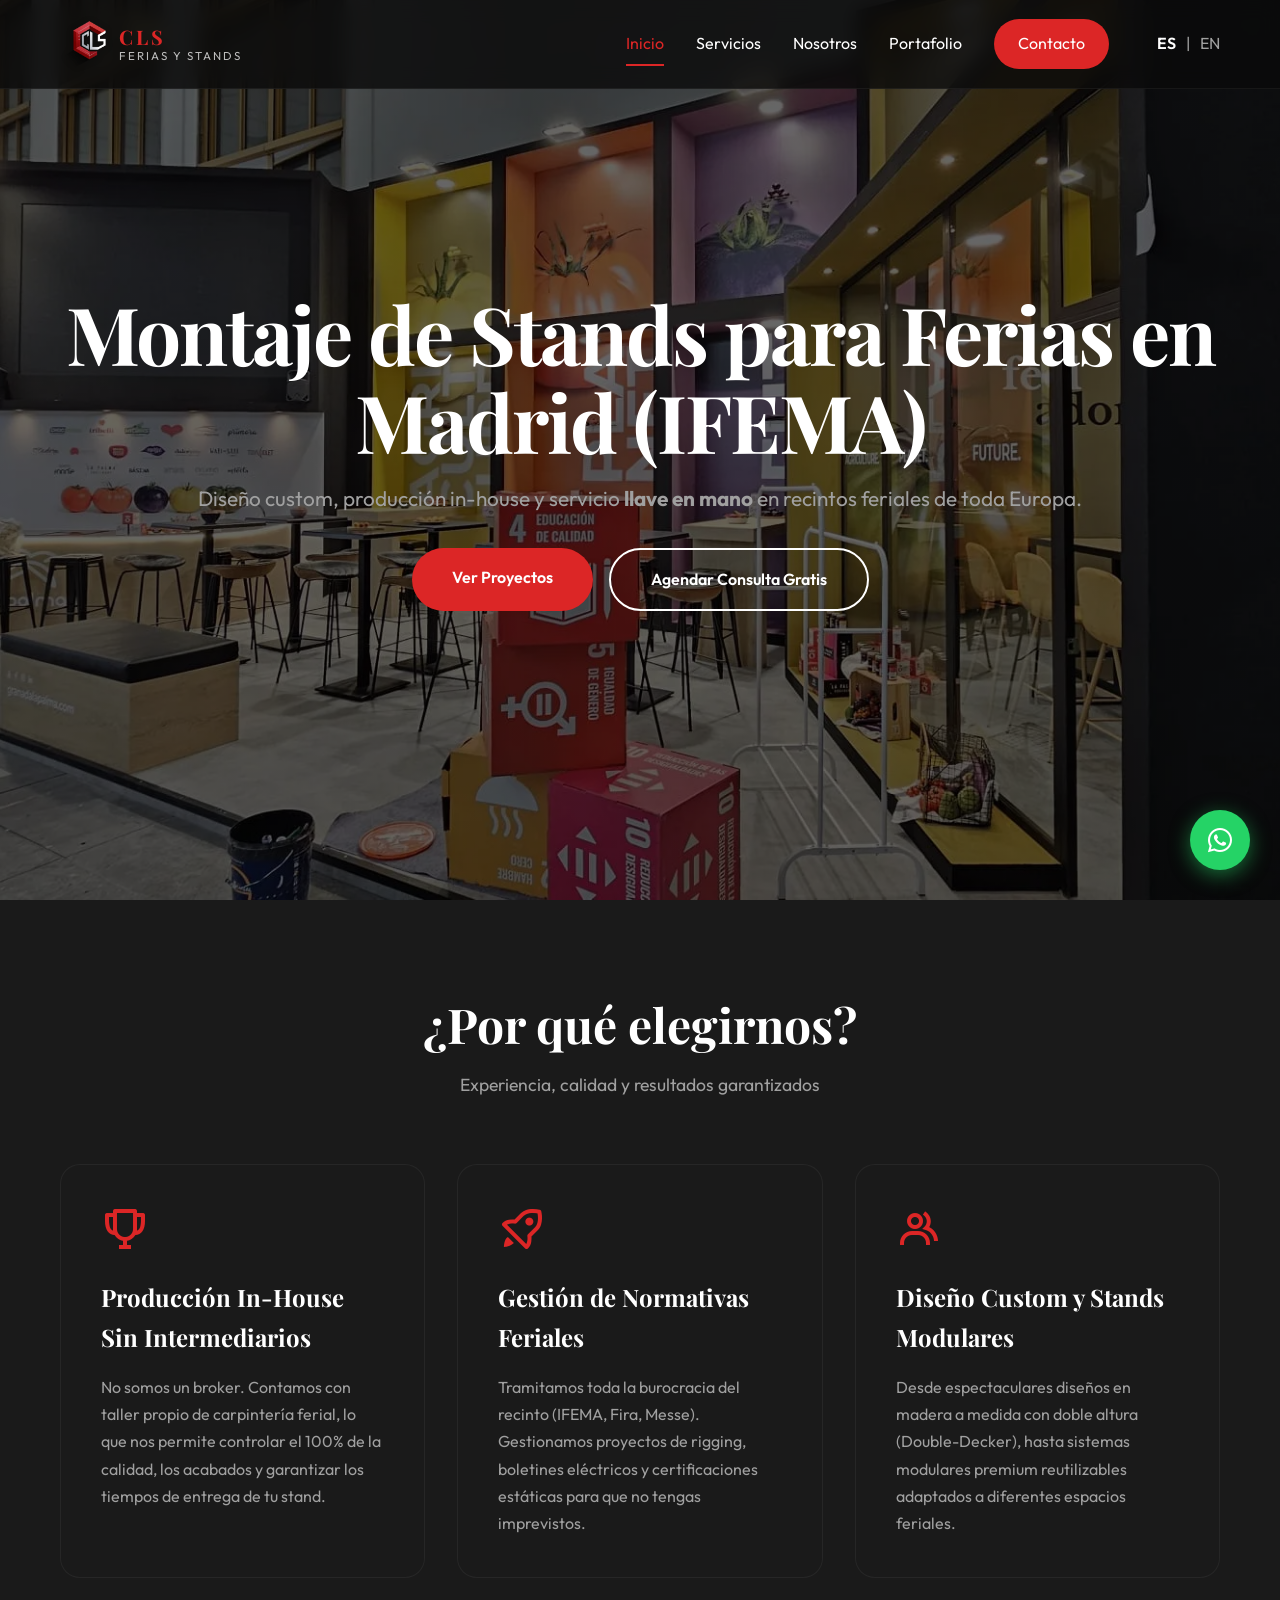
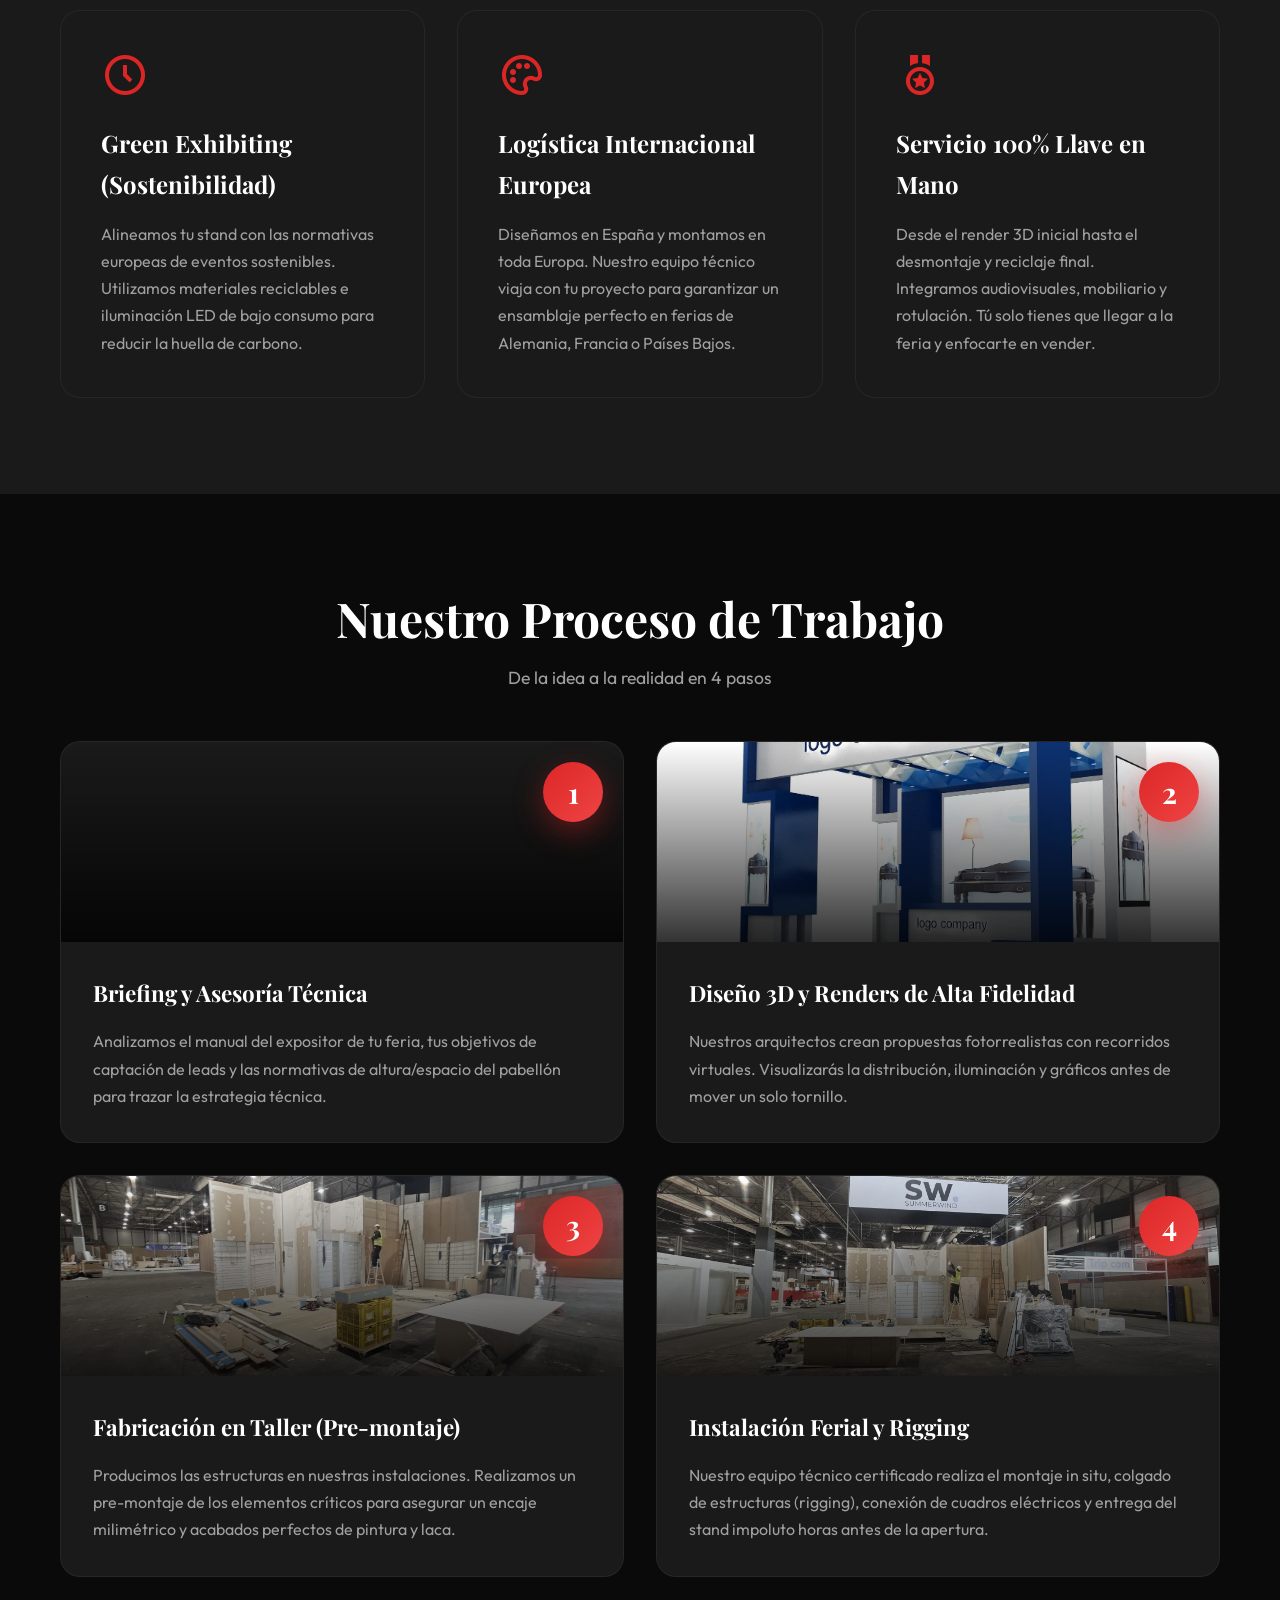
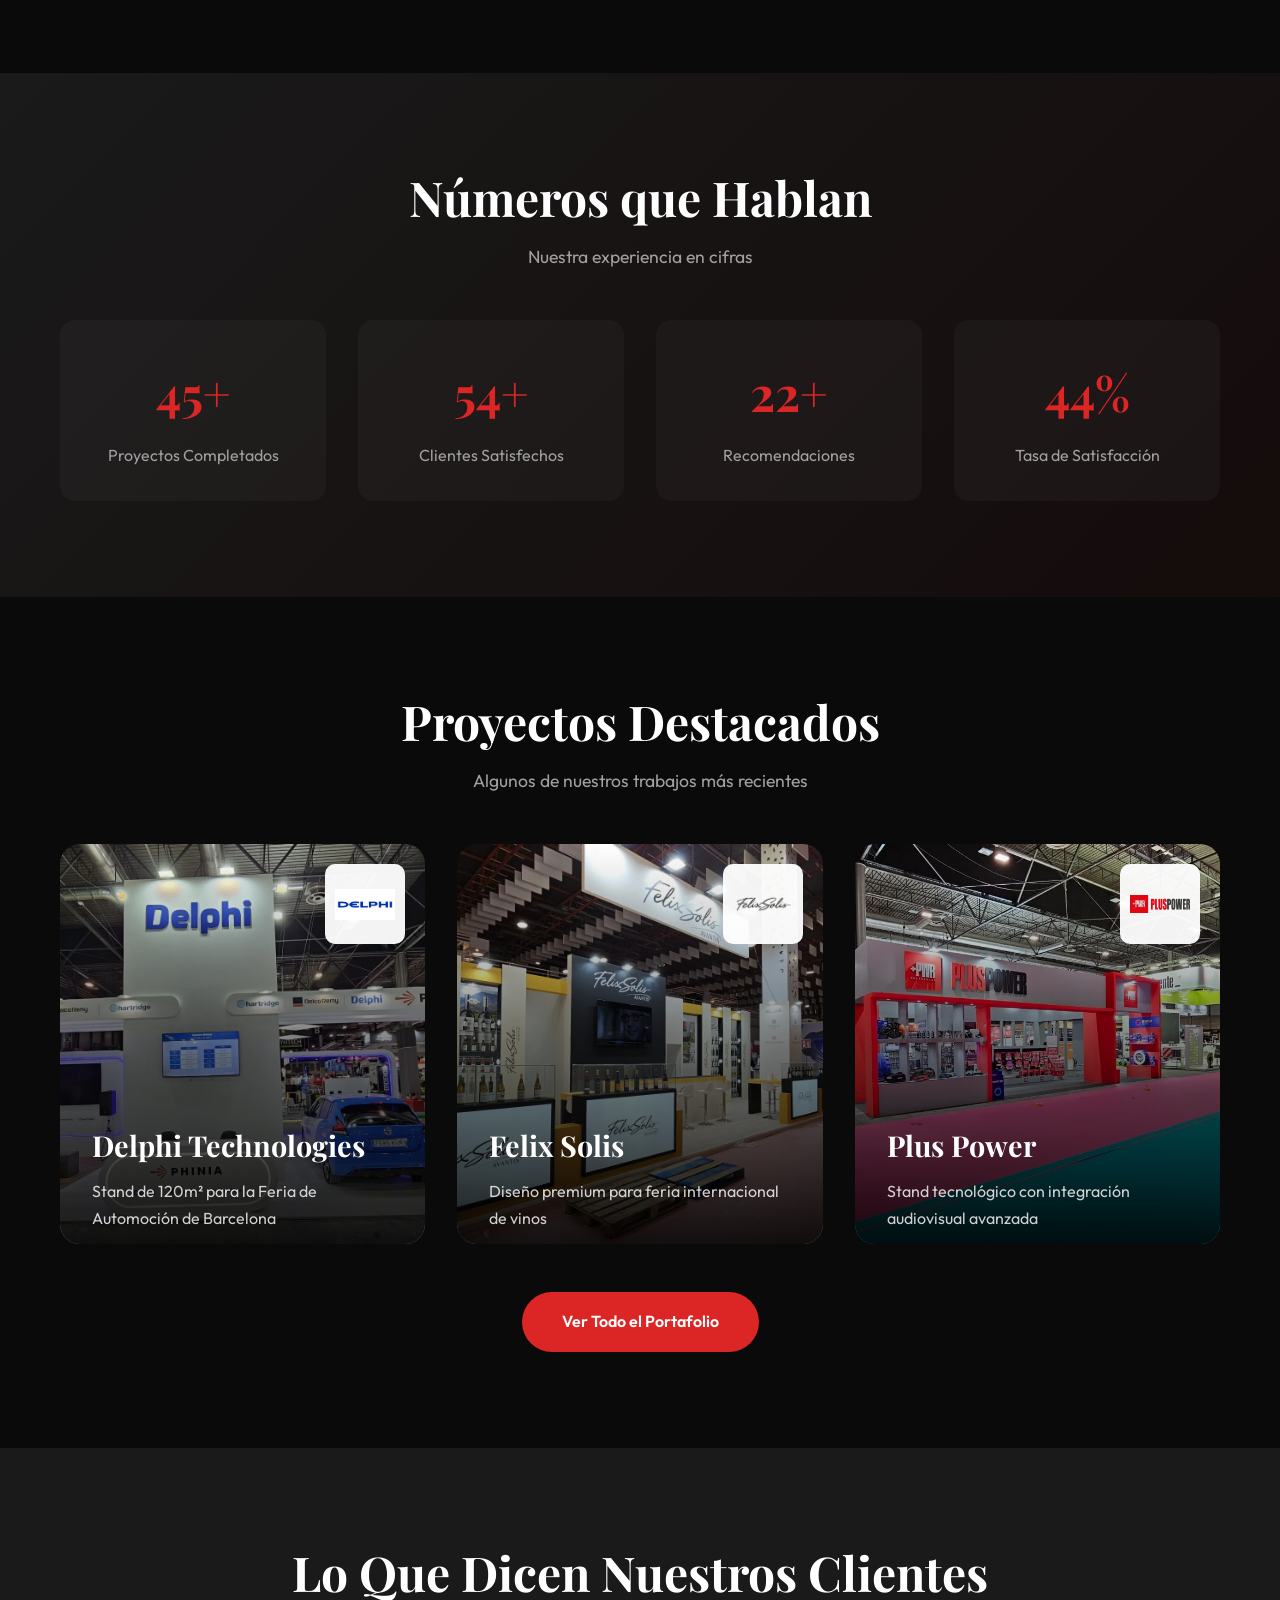
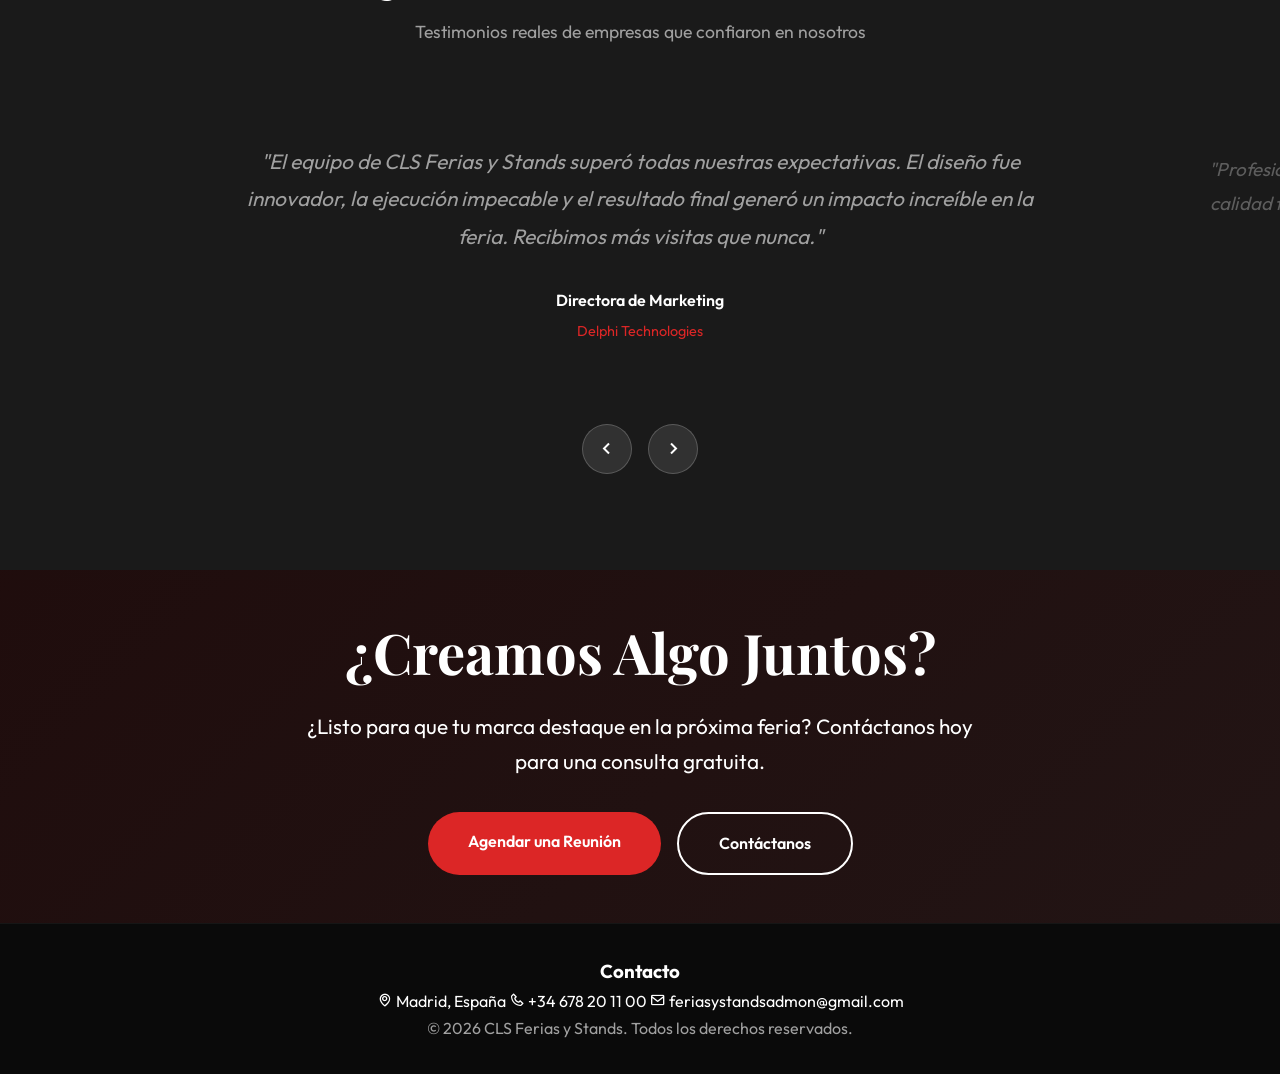
<file: montaje-stands-feria-madrid.html>
<!DOCTYPE html>
<html lang="es">

<head>
    <meta charset="UTF-8">
    <meta name="viewport" content="width=device-width, initial-scale=1.0">
    <title>Montaje de Stands en Madrid | Diseño Llave en Mano para IFEMA</title>
    <meta name="description"
        content="Empresa especialista en diseño, fabricación y montaje de stands llave en mano. Construcción de stands custom y modulares para ferias en Madrid (IFEMA), Barcelona y Europa. Pide presupuesto.">
    <link rel="preconnect" href="https://fonts.googleapis.com">
    <link rel="preconnect" href="https://fonts.gstatic.com" crossorigin>
    <link
        href="https://fonts.googleapis.com/css2?family=Outfit:wght@300;400;600;700&family=Playfair+Display:ital,wght@0,600;1,600&display=swap"
        rel="stylesheet">
    <link rel="stylesheet" href="css/style.css">
    <link href="https://unpkg.com/boxicons@2.1.4/css/boxicons.min.css" rel="stylesheet">

    <link rel="alternate" hreflang="es" href="https://tudominio.com/" />
    <link rel="alternate" hreflang="en" href="https://tudominio.com/en/" />
</head>

<body>
    <!-- Navigation -->
    <nav class="navbar">
        <div class="container nav-container">
            <a href="index.html" class="logo logo-with-img">
                <img src="fotosyvideos/logo_CLS_rojo_transparente.png" alt="CLS Ferias y Stands logo" class="nav-logo-img" style="height:50px;width:50px;max-width:50px;object-fit:contain;flex-shrink:0;">
                <span class="logo-text"><span class="logo-cls">CLS</span><span class="logo-light">Ferias y Stands</span></span>
            </a>
            <div class="nav-links">
                <a href="index.html" class="nav-link active" data-i18n="nav-inicio">Inicio</a>
                <a href="servicios.html" class="nav-link" data-i18n="nav-servicios">Servicios</a>
                <a href="nosotros.html" class="nav-link" data-i18n="nav-nosotros">Nosotros</a>
                <a href="portfolio.html" class="nav-link" data-i18n="nav-portfolio">Portafolio</a>
                <a href="contacto.html" class="nav-link btn-contact" data-i18n="nav-contacto">Contacto</a>
                <div class="lang-selector" style="display:flex; gap:10px; margin-left:1rem; align-items:center;">
                    <a href="#" class="lang-btn active" data-lang="es"
                        style="color:var(--white); text-decoration:none; font-weight:600;">ES</a>
                    <span style="color:var(--gray)">|</span>
                    <a href="#" class="lang-btn" data-lang="en" style="color:var(--gray); text-decoration:none;">EN</a>
                </div>
            </div>
            <div class="hamburger">
                <i class='bx bx-menu'></i>
            </div>
        </div>
    </nav>

    <!-- Mobile Menu -->
    <div class="mobile-menu">
        <a href="index.html" class="mobile-link" data-i18n="nav-inicio">Inicio</a>
        <a href="servicios.html" class="mobile-link" data-i18n="nav-servicios">Servicios</a>
        <a href="nosotros.html" class="mobile-link" data-i18n="nav-nosotros">Nosotros</a>
        <a href="portfolio.html" class="mobile-link" data-i18n="nav-portfolio">Portafolio</a>
        <a href="contacto.html" class="mobile-link" data-i18n="nav-contacto">Contacto</a>
        <div class="lang-selector-mobile" style="display:flex; gap:15px; margin-top:2rem;">
            <a href="#" class="lang-btn active" data-lang="es"
                style="color:var(--white); text-decoration:none; font-size:1.5rem; font-weight:600;">ES</a>
            <span style="color:var(--gray); font-size:1.5rem;">|</span>
            <a href="#" class="lang-btn" data-lang="en"
                style="color:var(--gray); text-decoration:none; font-size:1.5rem;">EN</a>
        </div>
    </div>

    <!-- Hero Section -->
    <header class="hero">
        <div class="hero-bg"
            style="background: linear-gradient(rgba(0,0,0,0.6), rgba(0,0,0,0.6)), url('fotosyvideos/diseno-stand-corporativo-feria-madrid.webp?v=4'); background-size: cover; background-position: center;">
        </div>
        <div class="container hero-content">
            <h1 class="hero-title">Montaje de Stands para Ferias en Madrid (IFEMA)</h1>
            <p class="hero-subtitle" data-i18n="hero-subtitle">Fabricación propia e instalación</p>
            <div class="hero-buttons">
                <a href="portfolio.html" class="btn btn-primary" data-i18n="btn-ver-proyectos">Ver Proyectos</a>
                <a href="contacto.html" class="btn btn-secondary" data-i18n="btn-agendar-gratis">Agendar Consulta
                    Gratis</a>
                <a href="https://wa.me/34678201100?text=Hola,%20me%20gustar%C3%ADa%20obtener%20m%C3%A1s%20informaci%C3%B3n%20sobre%20vuestros%20servicios."
                    class="btn btn-whatsapp-mobile">
                    <i class='bx bxl-whatsapp'></i> <span data-i18n="btn-hablamos">Hablamos</span>
                </a>
            </div>
        </div>
    </header>

    <!-- Features -->
    <section class="section-padding" style="background: var(--secondary);">
        <div class="container">
            <div class="center">
                <h2 class="section-title" data-i18n="features-title">¿Por qué elegirnos?</h2>
                <p class="section-subtitle" data-i18n="features-subtitle">Experiencia, calidad y resultados garantizados
                </p>
            </div>
            <div class="feature-grid">
                <div class="feature-card">
                    <i class='bx bx-trophy feature-icon'></i>
                    <h3 data-i18n="feat-1-title">5+ Años de Trayectoria</h3>
                    <p data-i18n="feat-1-desc">Más de un 5 años transformando espacios efímeros en experiencias
                        memorables. Reconocidos con
                        múltiples recomendaciones de diseño internacional.</p>
                </div>
                <div class="feature-card">
                    <i class='bx bx-rocket feature-icon'></i>
                    <h3 data-i18n="feat-2-title">Servicio Integral 360º</h3>
                    <p data-i18n="feat-2-desc">Desde el concepto inicial hasta el desmontaje final. Diseño 3D,
                        fabricación, montaje,
                        electricidad, audiovisuales y más. Todo en un solo lugar.</p>
                </div>
                <div class="feature-card">
                    <i class='bx bx-group feature-icon'></i>
                    <h3 data-i18n="feat-3-title">Equipo Multidisciplinario</h3>
                    <p data-i18n="feat-3-desc">Arquitectos, diseñadores, carpinteros artesanos y técnicos certificados.
                        Un equipo completo para
                        garantizar la perfección en cada detalle.</p>
                </div>
                <div class="feature-card">
                    <i class='bx bx-time-five feature-icon'></i>
                    <h3 data-i18n="feat-4-title">Entregas Puntuales</h3>
                    <p data-i18n="feat-4-desc">Cumplimos con los plazos establecidos. Tu stand estará listo cuando lo
                        necesites, sin sorpresas
                        ni retrasos de última hora.</p>
                </div>
                <div class="feature-card">
                    <i class='bx bx-palette feature-icon'></i>
                    <h3 data-i18n="feat-5-title">Diseño Personalizado</h3>
                    <p data-i18n="feat-5-desc">Cada proyecto es único. Creamos stands que reflejan fielmente la
                        identidad de tu marca y capturan
                        la atención de tu público objetivo.</p>
                </div>
                <div class="feature-card">
                    <i class='bx bx-medal feature-icon'></i>
                    <h3 data-i18n="feat-6-title">Materiales Premium</h3>
                    <p data-i18n="feat-6-desc">Utilizamos solo materiales de primera calidad. Acabados impecables que
                        garantizan durabilidad y
                        una imagen profesional de alto nivel.</p>
                </div>
            </div>
        </div>
    </section>

    <!-- Process -->
    <section class="section-padding">
        <div class="container">
            <div class="center">
                <h2 class="section-title" data-i18n="process-title">Nuestro Proceso de Trabajo</h2>
                <p class="section-subtitle" data-i18n="process-subtitle">De la idea a la realidad en 4 pasos</p>
            </div>
            <div class="process-steps">
                <div class="step">
                    <div class="step-image"
                        style="background-image: url('https://images.unsplash.com/photo-1454165804606-c3d57bc86b40?ixlib=rb-4.0.3&auto=format&fit=crop&w=800&q=80');">
                        <div class="step-number">1</div>
                    </div>
                    <div class="step-content">
                        <h3 data-i18n="proc-1-title">Consultoría Inicial</h3>
                        <p data-i18n="proc-1-desc">Reunión personalizada para entender tus objetivos, presupuesto y
                            requerimientos. Analizamos
                            el espacio y el evento en detalle.</p>
                    </div>
                </div>
                <div class="step">
                    <div class="step-image"
                        style="background-image: url('fotosyvideos/stand-diseno-innovador-feria-madrid.webp?v=4');">
                        <div class="step-number">2</div>
                    </div>
                    <div class="step-content">
                        <h3 data-i18n="proc-2-title">Diseño y asesoramiento</h3>
                        <p data-i18n="proc-2-desc">Creamos renders fotorrealistas del stand. Visualiza cada detalle
                            antes de la construcción y
                            aprueba el diseño final.</p>
                    </div>
                </div>
                <div class="step">
                    <div class="step-image"
                        style="background-image: url('fotosyvideos/diseno-stand-exposicion-feria-madrid.webp?v=4');">
                        <div class="step-number">3</div>
                    </div>
                    <div class="step-content">
                        <h3 data-i18n="proc-3-title">Fabricación</h3>
                        <p data-i18n="proc-3-desc">Nuestro taller fabrica todos los elementos con precisión. Control de
                            calidad en cada fase del
                            proceso productivo.</p>
                    </div>
                </div>
                <div class="step">
                    <div class="step-image"
                        style="background-image: url('fotosyvideos/proceso-montaje-stand-madera-feria-madrid.webp?v=4');">
                        <div class="step-number">4</div>
                    </div>
                    <div class="step-content">
                        <h3 data-i18n="proc-4-title">Montaje</h3>
                        <p data-i18n="proc-4-desc">Instalación completa en el recinto ferial. Tu stand listo para
                            impactar desde el primer día
                            del evento.</p>
                    </div>
                </div>
            </div>
        </div>
    </section>

    <!-- Stats -->
    <section class="section-padding"
        style="background: linear-gradient(135deg, var(--secondary), rgba(220, 38, 38, 0.05));">
        <div class="container">
            <div class="center">
                <h2 class="section-title" data-i18n="stats-title">Números que Hablan</h2>
                <p class="section-subtitle" data-i18n="stats-subtitle">Nuestra experiencia en cifras</p>
            </div>
            <div class="stats">
                <div class="stat-item">
                    <span class="stat-number">100+</span>
                    <span class="stat-label" data-i18n="stat-1">Proyectos Completados</span>
                </div>
                <div class="stat-item">
                    <span class="stat-number">120+</span>
                    <span class="stat-label" data-i18n="stat-2">Clientes Satisfechos</span>
                </div>
                <div class="stat-item">
                    <span class="stat-number">50+</span>
                    <span class="stat-label" data-i18n="stat-3">Recomendaciones</span>
                </div>
                <div class="stat-item">
                    <span class="stat-number">98%</span>
                    <span class="stat-label" data-i18n="stat-4">Tasa de Satisfacción</span>
                </div>
            </div>
        </div>
    </section>

    <!-- Featured Projects -->
    <section class="section-padding">
        <div class="container">
            <div class="center">
                <h2 class="section-title" data-i18n="port-title">Proyectos Destacados</h2>
                <p class="section-subtitle" data-i18n="port-subtitle">Algunos de nuestros trabajos más recientes</p>
            </div>
            <div class="portfolio-grid" style="margin-top: 3rem;">
                <div class="portfolio-item"
                    style="background-image: url('fotosyvideos/diseno-stand-automocion-motortec-madrid.webp?v=4');">
                    <div class="logo-corner">
                        <img src="logos/Delphi logo.png" alt="Delphi">
                    </div>
                    <div class="portfolio-overlay">
                        <h3>Delphi Technologies</h3>
                        <p data-i18n="port-1-desc">Stand de 120m² para la Feria de Automoción de Barcelona</p>
                    </div>
                </div>
                <div class="portfolio-item"
                    style="background-image: url('fotosyvideos/diseno-stand-vinos-premium-feria-madrid.webp?v=4');">
                    <div class="logo-corner">
                        <img src="logos/felix-solis-logo.png" alt="Felix Solis">
                    </div>
                    <div class="portfolio-overlay">
                        <h3>Felix Solis</h3>
                        <p data-i18n="port-2-desc">Diseño premium para feria internacional de vinos</p>
                    </div>
                </div>
                <div class="portfolio-item"
                    style="background-image: url('fotosyvideos/diseno-stand-energia-genera-madrid.webp?v=4');">
                    <div class="logo-corner">
                        <img src="logos/pluspower.png" alt="Plus Power">
                    </div>
                    <div class="portfolio-overlay">
                        <h3>Plus Power</h3>
                        <p data-i18n="port-3-desc">Stand tecnológico con integración audiovisual avanzada</p>
                    </div>
                </div>
            </div>
            <div class="center" style="margin-top: 3rem;">
                <a href="portfolio.html" class="btn btn-primary" data-i18n="btn-ver-todo">Ver Todo el Portafolio</a>
            </div>
        </div>
    </section>

    <!-- Testimonials -->
    <section class="testimonials section-padding">
        <div class="container">
            <div class="center">
                <h2 class="section-title" data-i18n="test-title">Lo Que Dicen Nuestros Clientes</h2>
                <p class="section-subtitle" data-i18n="test-subtitle">Testimonios reales de empresas que confiaron en
                    nosotros</p>
            </div>
            <div class="testimonial-container">
                <div class="testimonial-track">
                    <div class="testimonial-slide active">
                        <p class="testimonial-text" data-i18n="test-1-desc">"El equipo de CLS Ferias y Stands superó todas
                            nuestras expectativas. El
                            diseño fue innovador, la ejecución impecable y el resultado final generó un impacto
                            increíble en la feria. Recibimos más visitas que nunca."</p>
                        <p class="testimonial-author" data-i18n="test-1-auth">Directora de Marketing</p>
                        <p class="testimonial-role"> Delphi Technologies</p>
                    </div>
                    <div class="testimonial-slide">
                        <p class="testimonial-text" data-i18n="test-2-desc">"Profesionalidad de principio a fin.
                            Cumplieron con los plazos, el
                            presupuesto y la calidad fue excepcional. Sin duda repetiremos para nuestros próximos
                            eventos."</p>
                        <p class="testimonial-author">CEO</p>
                        <p class="testimonial-role"> Plus Power</p>
                    </div>
                    <div class="testimonial-slide">
                        <p class="testimonial-text" data-i18n="test-3-desc">"El servicio integral que ofrecen es lo que
                            realmente marca la
                            diferencia. Desde el diseño 3D hasta la instalación final, todo estuvo perfectamente
                            coordinado. Muy recomendables."</p>
                        <p class="testimonial-author" data-i18n="test-3-auth">Gerente de Eventos</p>
                        <p class="testimonial-role"> Felix Solis</p>
                    </div>
                </div>
                <div class="carousel-controls">
                    <button class="carousel-btn prev-btn"><i class='bx bx-chevron-left'></i></button>
                    <button class="carousel-btn next-btn"><i class='bx bx-chevron-right'></i></button>
                </div>
            </div>
        </div>
    </section>

    <!-- CTA -->
    <section class="section-padding"
        style="background: linear-gradient(135deg, rgba(220, 38, 38, 0.1), rgba(248, 113, 113, 0.1));; padding: 3rem 0;">
        <div class="container center">
            <h2 class="section-title" style="font-size: 3.5rem; margin-bottom: 1.5rem;" data-i18n="cta-title">¿Creamos
                Algo Juntos?</h2>
            <p style="font-size: 1.3rem; margin-bottom: 2rem; max-width: 700px; margin-left: auto; margin-right: auto;"
                data-i18n="cta-desc">
                ¿Listo para que tu marca destaque en la próxima feria? Contáctanos hoy para una consulta gratuita.
            </p>
            <div class="hero-buttons">
                <a href="contacto.html" class="btn btn-primary" data-i18n="btn-schedule">Agendar una Reunión</a>
                <a href="contacto.html" class="btn btn-secondary" data-i18n="btn-contact-us">Contáctanos</a>
            </div>
        </div>
    </section>

    <!-- WhatsApp Float -->
    <a href="https://wa.me/34678201100?text=Hola,%20me%20gustar%C3%ADa%20obtener%20m%C3%A1s%20informaci%C3%B3n%20sobre%20vuestros%20servicios."
        class="whatsapp-float" target="_blank">
        <i class='bx bxl-whatsapp'></i>
    </a>

    <!-- Footer -->
    <footer class="footer">
        <div class="container footer-content">
            <div class="footer-col">
                <h3 data-i18n="footer-contact">Contacto</h3>
                <ul class="contact-list">
                    <i class='bx bx-map'></i> Madrid, España
                    <i class='bx bx-phone'></i> +34 678 20 11 00
                    <i class='bx bx-envelope'></i> feriasystandsadmon@gmail.com
                </ul>
            </div>
        </div>
        <div class="footer-bottom">
            <p data-i18n="footer-rights">&copy; 2026 CLS Ferias y Stands Todos los derechos reservados.</p>
        </div>
    </footer>

    <script src="js/translations.js"></script>
    <script src="js/main.js"></script>
    <script>
        // Animate letters in "Toda Europa"
        const animatedText = document.getElementById('animatedText');
        if (animatedText) {
            const text = animatedText.textContent;
            animatedText.innerHTML = '';

            for (let i = 0; i < text.length; i++) {
                const span = document.createElement('span');
                span.className = 'letter';
                span.textContent = text[i];
                span.style.animationDelay = `${i * 0.1}s`;
                animatedText.appendChild(span);
            }
        }
    </script>
</body>

</html>
</file>
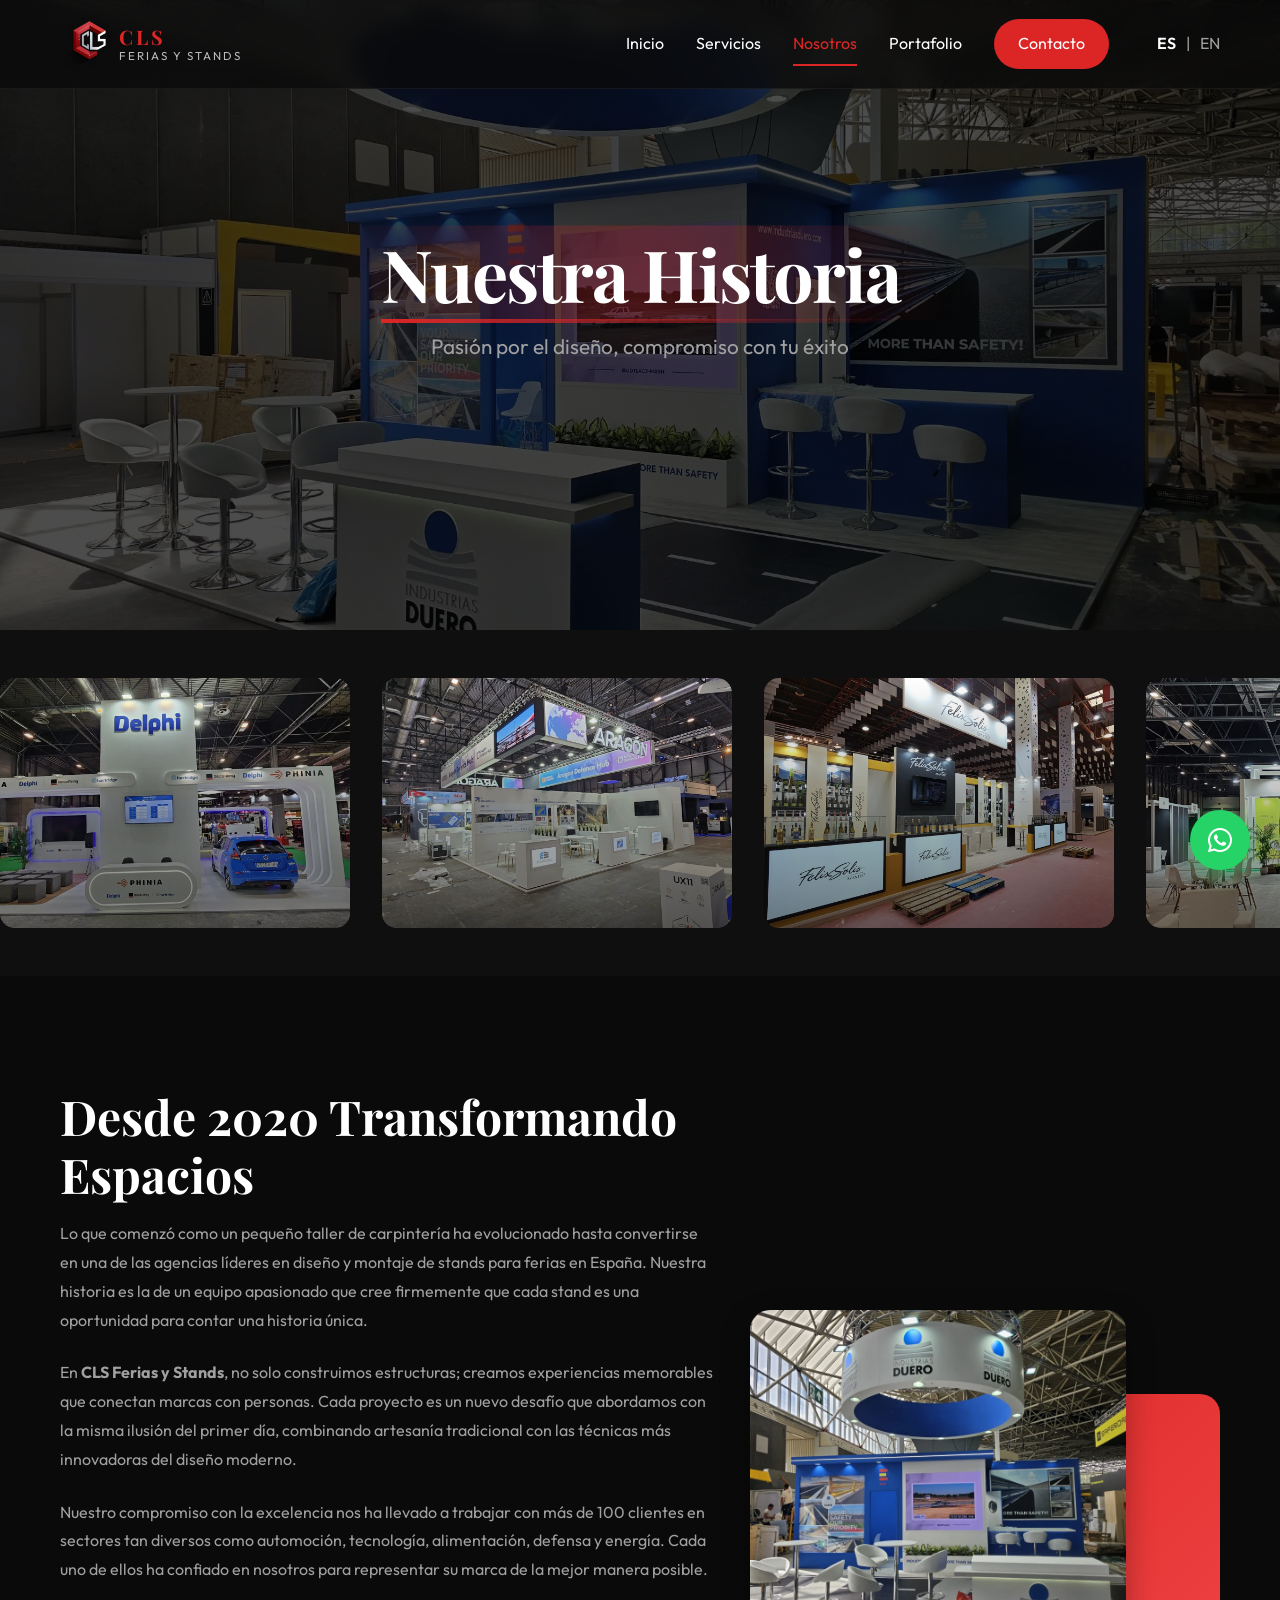
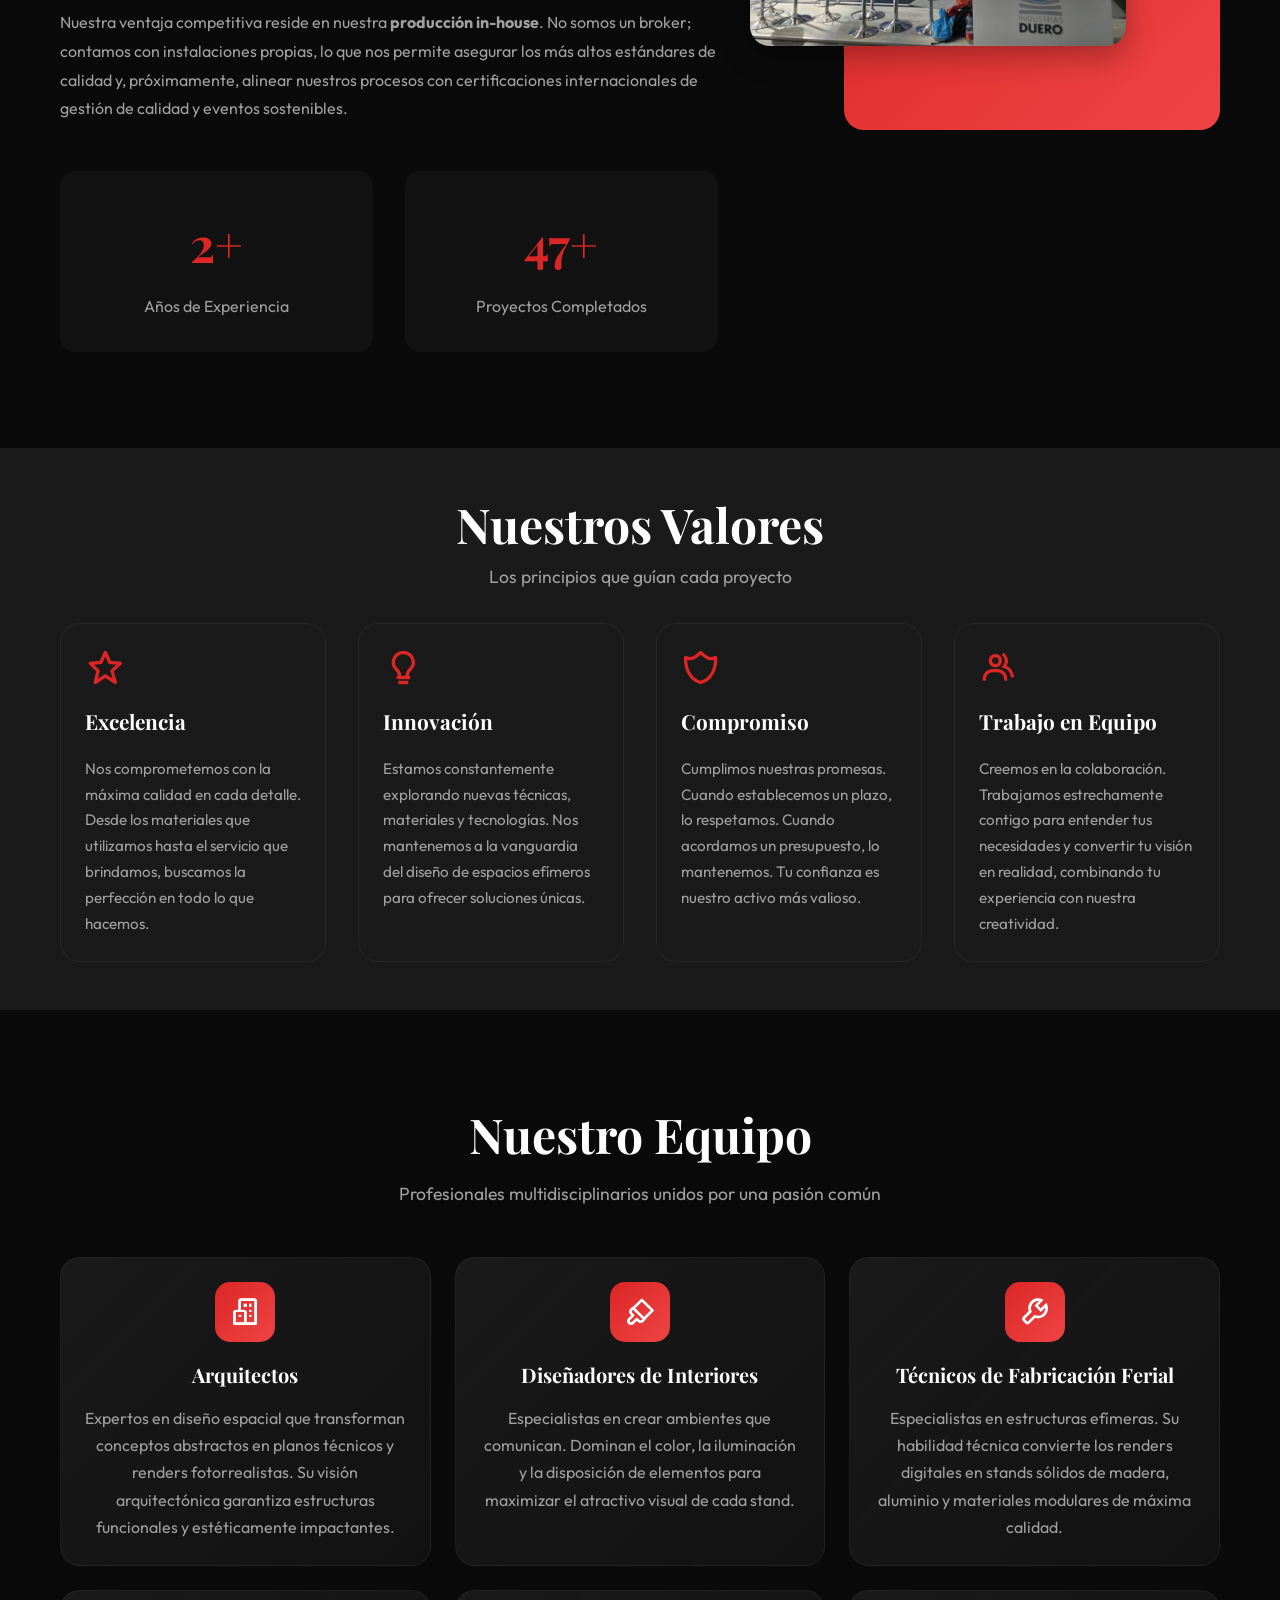
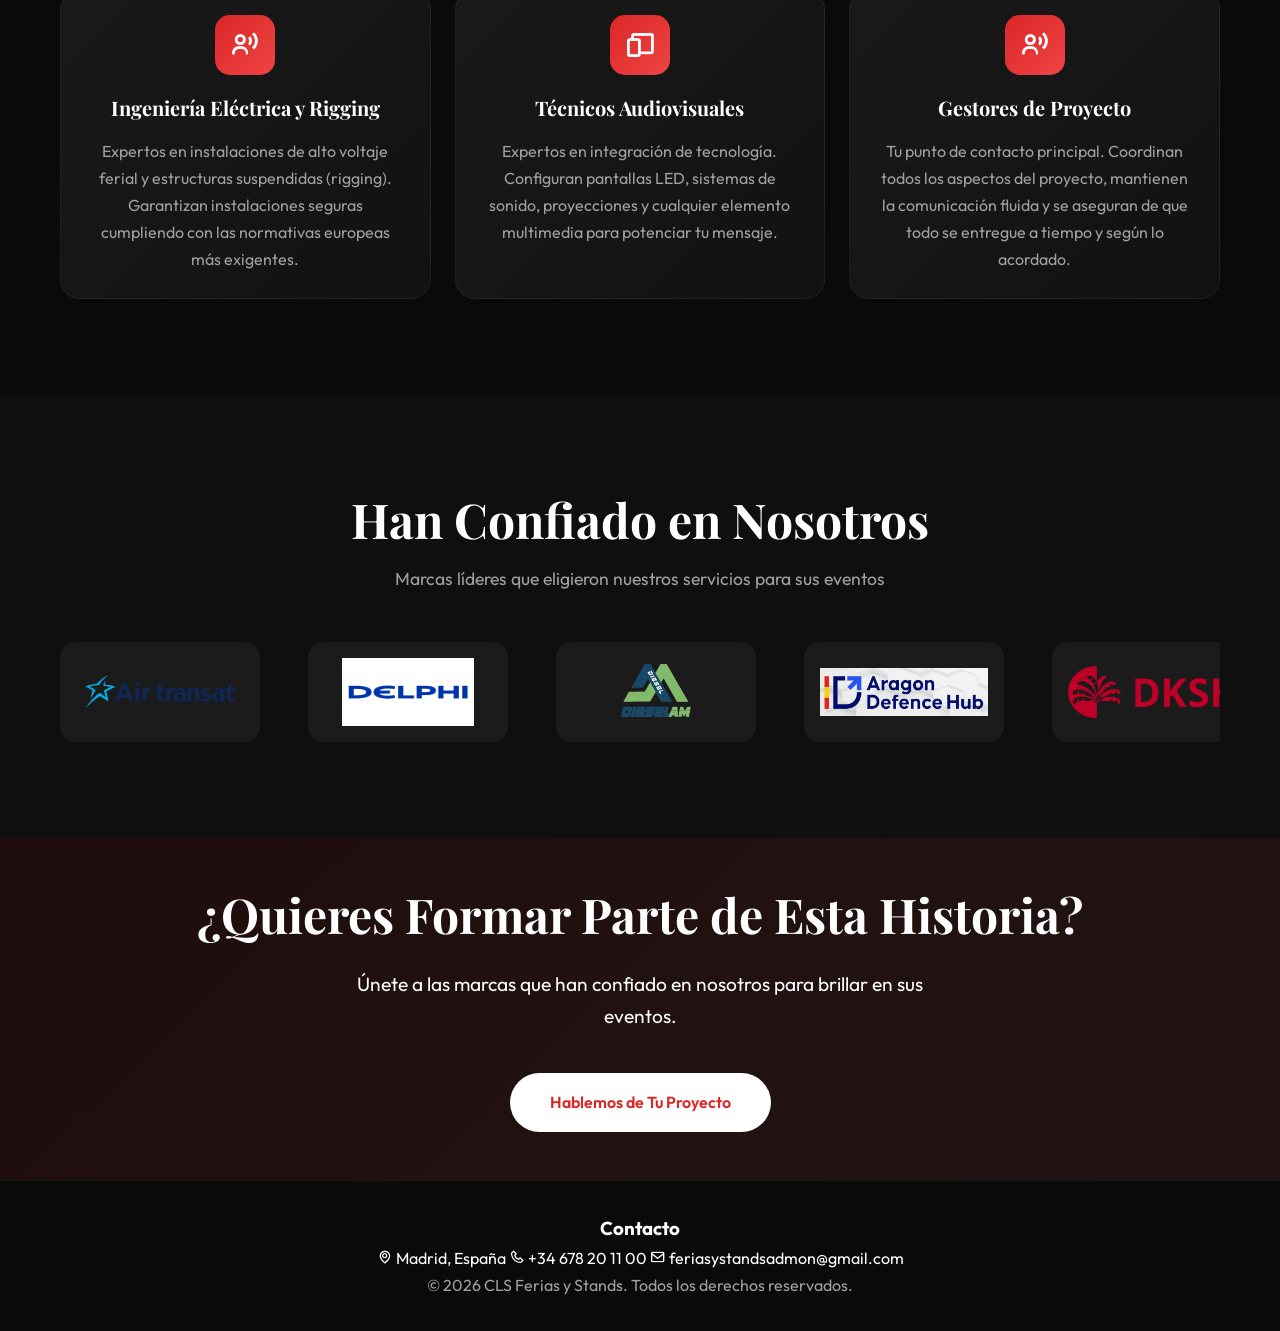
<file: nosotros.html>
<!DOCTYPE html>
<html lang="es">

<head>
    <meta charset="UTF-8">
    <meta name="viewport" content="width=device-width, initial-scale=1.0">
    <title>Empresa de Montaje de Stands | Nuestro Equipo y Producción Propia</title>
    <meta name="description"
        content="Conoce nuestra historia, equipo y valores. 15+ años transformando espacios feriales.">
    <link rel="preconnect" href="https://fonts.googleapis.com">
    <link rel="preconnect" href="https://fonts.gstatic.com" crossorigin>
    <link
        href="https://fonts.googleapis.com/css2?family=Outfit:wght@300;400;600;700&family=Playfair+Display:ital,wght@0,600;1,600&display=swap"
        rel="stylesheet">
    <link rel="stylesheet" href="css/style.css">
    <link href="https://unpkg.com/boxicons@2.1.4/css/boxicons.min.css" rel="stylesheet">

    <link rel="alternate" hreflang="es" href="https://tudominio.com/" />
    <link rel="alternate" hreflang="en" href="https://tudominio.com/en/" />
</head>

<body>
    <nav class="navbar">
        <div class="container nav-container">
            <a href="index.html" class="logo logo-with-img">
                <img src="fotosyvideos/logo_CLS_rojo_transparente.png" alt="CLS Ferias y Stands logo" class="nav-logo-img" style="height:50px;width:50px;max-width:50px;object-fit:contain;flex-shrink:0;">
                <span class="logo-text"><span class="logo-cls">CLS</span><span class="logo-light">Ferias y Stands</span></span>
            </a>
            <div class="nav-links">
                <a href="index.html" class="nav-link" data-i18n="nav-inicio">Inicio</a>
                <a href="servicios.html" class="nav-link" data-i18n="nav-servicios">Servicios</a>
                <a href="nosotros.html" class="nav-link active" data-i18n="nav-nosotros">Nosotros</a>
                <a href="portfolio.html" class="nav-link" data-i18n="nav-portfolio">Portafolio</a>
                <a href="contacto.html" class="nav-link btn-contact" data-i18n="nav-contacto">Contacto</a>
                <div class="lang-selector" style="display:flex; gap:10px; margin-left:1rem; align-items:center;">
                    <a href="#" class="lang-btn active" data-lang="es"
                        style="color:var(--white); text-decoration:none; font-weight:600;">ES</a>
                    <span style="color:var(--gray)">|</span>
                    <a href="#" class="lang-btn" data-lang="en" style="color:var(--gray); text-decoration:none;">EN</a>
                </div>
            </div>
            <div class="hamburger"><i class='bx bx-menu'></i></div>
        </div>
    </nav>

    <div class="mobile-menu">
        <a href="index.html" class="mobile-link" data-i18n="nav-inicio">Inicio</a>
        <a href="servicios.html" class="mobile-link" data-i18n="nav-servicios">Servicios</a>
        <a href="nosotros.html" class="mobile-link active" data-i18n="nav-nosotros">Nosotros</a>
        <a href="portfolio.html" class="mobile-link" data-i18n="nav-portfolio">Portafolio</a>
        <a href="contacto.html" class="mobile-link" data-i18n="nav-contacto">Contacto</a>
        <div class="lang-selector-mobile" style="display:flex; gap:15px; margin-top:2rem;">
            <a href="#" class="lang-btn active" data-lang="es"
                style="color:var(--white); text-decoration:none; font-size:1.5rem; font-weight:600;">ES</a>
            <span style="color:var(--gray); font-size:1.5rem;">|</span>
            <a href="#" class="lang-btn" data-lang="en"
                style="color:var(--gray); text-decoration:none; font-size:1.5rem;">EN</a>
        </div>
    </div>

    <header class="hero" style="height: 70vh; position: relative;">
        <div class="hero-bg"
            style="background: linear-gradient(rgba(0,0,0,0.7), rgba(0,0,0,0.7)), url('fotosyvideos/montaje-stand-seguridad-vial-trafic-madrid.webp?v=4'); background-size: cover; background-position: center;">
        </div>

        <div class="container hero-content">
            <h1 class="hero-title hero-title-decorated" style="font-size: 4.5rem;" data-i18n="nos-hero-title">Nuestra
                Historia</h1>
            <p class="hero-subtitle" data-i18n="nos-hero-subtitle">Pasión por el diseño, compromiso con tu éxito</p>
        </div>
    </header>

    <!-- Photo Slider -->
    <div class="photo-marquee">
        <div class="photo-marquee-track">
            <div class="photo-card"><img src="fotosyvideos/diseno-stand-automocion-motortec-madrid.webp?v=4" alt="Stand de diseño para empresa de automoción en feria Motortec Madrid"></div>
            <div class="photo-card"><img src="fotosyvideos/diseno-stand-defensa-feindef-madrid.webp?v=4" alt="Diseño y montaje de stand institucional para el sector defensa en feria FEINDEF Madrid"></div>
            <div class="photo-card"><img src="fotosyvideos/diseno-stand-vinos-premium-feria-madrid.webp?v=4" alt="Montaje de stand de diseño premium en madera para feria del vino en Madrid, llave en mano"></div>
            <div class="photo-card"><img src="fotosyvideos/diseno-stand-construccion-veteco-madrid.webp?v=4" alt="Montaje de stand corporativo para sector cerramientos en feria Veteco Madrid"></div>
            <div class="photo-card"><img src="fotosyvideos/diseno-stand-energia-genera-madrid.webp?v=4" alt="Diseño de stand sostenible para sector energía en feria Genera Madrid"></div>
            <div class="photo-card"><img src="fotosyvideos/diseno-stand-seguridad-vial-trafic-madrid.webp?v=4" alt="Montaje de stand industrial para seguridad vial en feria Trafic Madrid"></div>
            <div class="photo-card"><img src="fotosyvideos/montaje-stand-automocion-motortec-madrid.webp?v=4" alt="Detalle de acabados en stand de automoción para feria Motortec Madrid"></div>
            <div class="photo-card"><img src="fotosyvideos/montaje-stand-construccion-veteco-madrid.webp?v=4" alt="Acabados premium en stand de construcción para feria Veteco Madrid"></div>
            <!-- Duplicate for loop -->
            <div class="photo-card"><img src="fotosyvideos/diseno-stand-automocion-motortec-madrid.webp?v=4" alt="Stand de diseño para empresa de automoción en feria Motortec Madrid"></div>
            <div class="photo-card"><img src="fotosyvideos/diseno-stand-defensa-feindef-madrid.webp?v=4" alt="Diseño y montaje de stand institucional para el sector defensa en feria FEINDEF Madrid"></div>
            <div class="photo-card"><img src="fotosyvideos/diseno-stand-vinos-premium-feria-madrid.webp?v=4" alt="Montaje de stand de diseño premium en madera para feria del vino en Madrid, llave en mano"></div>
            <div class="photo-card"><img src="fotosyvideos/diseno-stand-construccion-veteco-madrid.webp?v=4" alt="Montaje de stand corporativo para sector cerramientos en feria Veteco Madrid"></div>
            <div class="photo-card"><img src="fotosyvideos/diseno-stand-energia-genera-madrid.webp?v=4" alt="Diseño de stand sostenible para sector energía en feria Genera Madrid"></div>
            <div class="photo-card"><img src="fotosyvideos/diseno-stand-seguridad-vial-trafic-madrid.webp?v=4" alt="Montaje de stand industrial para seguridad vial en feria Trafic Madrid"></div>
            <div class="photo-card"><img src="fotosyvideos/montaje-stand-automocion-motortec-madrid.webp?v=4" alt="Detalle de acabados en stand de automoción para feria Motortec Madrid"></div>
            <div class="photo-card"><img src="fotosyvideos/montaje-stand-construccion-veteco-madrid.webp?v=4" alt="Acabados premium en stand de construcción para feria Veteco Madrid"></div>
        </div>
    </div>

    <!-- About Section -->
    <section class="about section-padding">
        <div class="container about-grid">
            <div class="about-text">
                <h2 class="section-title" data-i18n="nos-about-title">Desde 2020 Transformando Espacios</h2>
                <p data-i18n="nos-about-p1">Lo que comenzó como un pequeño taller de carpintería ha evolucionado hasta
                    convertirse en una de las
                    agencias líderes en diseño y montaje de stands para ferias en España. Nuestra historia es la de un
                    equipo apasionado que cree firmemente que cada stand es una oportunidad para contar una historia
                    única.</p>
                <p data-i18n="nos-about-p2">En <strong>CLS Ferias y Stands</strong>, no solo construimos estructuras;
                    creamos experiencias memorables
                    que conectan marcas con personas. Cada proyecto es un nuevo desafío que abordamos con la misma
                    ilusión del primer día, combinando artesanía tradicional con las técnicas más innovadoras del diseño
                    moderno.</p>
                <p data-i18n="nos-about-p3">Nuestro compromiso con la excelencia nos ha llevado a trabajar con más de
                    100 clientes en sectores
                    tan diversos como automoción, tecnología, alimentación, defensa y energía. Cada uno de ellos ha
                    confiado en nosotros para representar su marca de la mejor manera posible.</p>

                <p data-i18n="nos-about-p4" style="color: var(--gray); margin-bottom: 1.5rem; line-height: 1.8;">Nuestra ventaja competitiva reside en nuestra <strong>producción in-house</strong>. No somos un broker; contamos con instalaciones propias, lo que nos permite asegurar los más altos estándares de calidad y, próximamente, alinear nuestros procesos con certificaciones internacionales de gestión de calidad y eventos sostenibles.</p>
                <div class="stats" style="margin-top: 3rem;">
                    <div class="stat-item">
                        <span class="stat-number">5+</span>
                        <span class="stat-label" data-i18n="nos-stat-1">Años de Experiencia</span>
                    </div>
                    <div class="stat-item">
                        <span class="stat-number">100+</span>
                        <span class="stat-label" data-i18n="nos-stat-2">Proyectos Completados</span>
                    </div>
                </div>
            </div>
            <div class="about-visual">
                <div class="image-stack">
                    <div class="box box-1" style="background-image: url('fotosyvideos/diseno-stand-seguridad-vial-trafic-madrid.webp?v=4');"></div>
                    <div class="box box-2"></div>
                </div>
            </div>
        </div>
    </section>

    <!-- Values -->
    <section class="section-padding" style="background: var(--secondary); padding: 3rem 0;">
        <div class="container">
            <div class="center">
                <h2 class="section-title" style="margin-bottom: 0.5rem;" data-i18n="nos-val-title">Nuestros Valores</h2>
                <p class="section-subtitle" style="margin-bottom: 2rem;" data-i18n="nos-val-subtitle">Los principios que
                    guían cada proyecto</p>
            </div>
            <div class="feature-grid"
                style="margin-top: 2rem; grid-template-columns: repeat(auto-fit, minmax(250px, 1fr));">
                <div class="feature-card" style="padding: 1.5rem;">
                    <i class='bx bx-star feature-icon' style="margin-bottom: 1rem; font-size: 2.5rem;"></i>
                    <h3 style="font-size: 1.3rem;" data-i18n="nos-val-1-title">Excelencia</h3>
                    <p style="font-size: 0.95rem;" data-i18n="nos-val-1-desc">Nos comprometemos con la máxima calidad en
                        cada detalle. Desde los
                        materiales que utilizamos hasta el servicio que brindamos, buscamos la perfección en todo lo que
                        hacemos.</p>
                </div>
                <div class="feature-card" style="padding: 1.5rem;">
                    <i class='bx bx-bulb feature-icon' style="margin-bottom: 1rem; font-size: 2.5rem;"></i>
                    <h3 style="font-size: 1.3rem;" data-i18n="nos-val-2-title">Innovación</h3>
                    <p style="font-size: 0.95rem;" data-i18n="nos-val-2-desc">Estamos constantemente explorando nuevas
                        técnicas, materiales y
                        tecnologías. Nos mantenemos a la vanguardia del diseño de espacios efímeros para ofrecer
                        soluciones únicas.</p>
                </div>
                <div class="feature-card" style="padding: 1.5rem;">
                    <i class='bx bx-shield-alt-2 feature-icon' style="margin-bottom: 1rem; font-size: 2.5rem;"></i>
                    <h3 style="font-size: 1.3rem;" data-i18n="nos-val-3-title">Compromiso</h3>
                    <p style="font-size: 0.95rem;" data-i18n="nos-val-3-desc">Cumplimos nuestras promesas. Cuando
                        establecemos un plazo, lo
                        respetamos. Cuando acordamos un presupuesto, lo mantenemos. Tu confianza es nuestro activo más
                        valioso.</p>
                </div>
                <div class="feature-card" style="padding: 1.5rem;">
                    <i class='bx bx-group feature-icon' style="margin-bottom: 1rem; font-size: 2.5rem;"></i>
                    <h3 style="font-size: 1.3rem;" data-i18n="nos-val-4-title">Trabajo en Equipo</h3>
                    <p style="font-size: 0.95rem;" data-i18n="nos-val-4-desc">Creemos en la colaboración. Trabajamos
                        estrechamente contigo para
                        entender tus necesidades y convertir tu visión en realidad, combinando tu experiencia con
                        nuestra creatividad.</p>
                </div>
            </div>
        </div>
    </section>

    <!-- Team -->
    <section class="section-padding">
        <div class="container">
            <div class="center">
                <h2 class="section-title" data-i18n="nos-team-title">Nuestro Equipo</h2>
                <p class="section-subtitle" data-i18n="nos-team-subtitle">Profesionales multidisciplinarios unidos por
                    una pasión común</p>
            </div>
            <div class="services-grid" style="margin-top: 3rem;">
                <div class="service-card">
                    <div class="icon-box"><i class='bx bx-buildings'></i></div>
                    <h3 data-i18n="nos-team-1-title">Arquitectos</h3>
                    <p data-i18n="nos-team-1-desc">Expertos en diseño espacial que transforman conceptos abstractos en
                        planos técnicos y renders
                        fotorrealistas. Su visión arquitectónica garantiza estructuras funcionales y estéticamente
                        impactantes.</p>
                </div>
                <div class="service-card">
                    <div class="icon-box"><i class='bx bx-brush'></i></div>
                    <h3 data-i18n="nos-team-2-title">Diseñadores de Interiores</h3>
                    <p data-i18n="nos-team-2-desc">Especialistas en crear ambientes que comunican. Dominan el color, la
                        iluminación y la disposición
                        de elementos para maximizar el atractivo visual de cada stand.</p>
                </div>
                <div class="service-card">
                    <div class="icon-box"><i class='bx bx-wrench'></i></div>
                    <h3 data-i18n="nos-team-3-title">Técnicos de Fabricación Ferial</h3>
                    <p data-i18n="nos-team-3-desc">Maestros de la madera con décadas de experiencia. Su habilidad manual
                        y atención al detalle
                        convierten los diseños digitales en piezas físicas de la máxima calidad.</p>
                </div>
                <div class="service-card">
                    <div class="icon-box"><i class='bx bx-user-voice'></i></div>
                    <h3 data-i18n="nos-team-4-title">Ingeniería Eléctrica y Rigging</h3>
                    <p data-i18n="nos-team-4-desc">Técnicos especializados en instalaciones feriales. Conocen las
                        normativas de cada recinto y
                        garantizan instalaciones seguras y eficientes con todos los certificados necesarios.</p>
                </div>
                <div class="service-card">
                    <div class="icon-box"><i class='bx bx-devices'></i></div>
                    <h3 data-i18n="nos-team-5-title">Técnicos Audiovisuales</h3>
                    <p data-i18n="nos-team-5-desc">Expertos en integración de tecnología. Configuran pantallas LED,
                        sistemas de sonido, proyecciones
                        y cualquier elemento multimedia para potenciar tu mensaje.</p>
                </div>
                <div class="service-card">
                    <div class="icon-box"><i class='bx bx-user-voice'></i></div>
                    <h3 data-i18n="nos-team-6-title">Gestores de Proyecto</h3>
                    <p data-i18n="nos-team-6-desc">Tu punto de contacto principal. Coordinan todos los aspectos del
                        proyecto, mantienen la
                        comunicación fluida y se aseguran de que todo se entregue a tiempo y según lo acordado.</p>
                </div>
            </div>
        </div>
    </section>

    <!-- Clients -->
    <section class="clients section-padding" style="background: rgba(255, 255, 255, 0.02);">
        <div class="container">
            <h2 class="section-title center" style="text-align: center; margin-bottom: 1rem;"
                data-i18n="nos-clients-title">Han Confiado en Nosotros
            </h2>
            <p class="section-subtitle center" style="text-align: center; margin-bottom: 3rem;"
                data-i18n="nos-clients-subtitle">Marcas líderes que
                eligieron nuestros servicios para sus eventos</p>
            <div class="marquee">
                <div class="marquee-content">
                    <div class="client-card"><img src="logos/Air_Transat_logo.svg.png" alt="Air Transat"
                            class="client-logo-img"></div>
                    <div class="client-card"><img src="logos/Delphi logo.png" alt="Delphi" class="client-logo-img">
                    </div>
                    <div class="client-card"><img src="logos/DieselAM-logo.png" alt="Diesel AM" class="client-logo-img">
                    </div>
                    <div class="client-card"><img src="logos/aragon defence hub.jpg" alt="Aragon Defence"
                            class="client-logo-img"></div>
                    <div class="client-card"><img src="logos/dksh-logo.png" alt="DKSH" class="client-logo-img"></div>
                    <div class="client-card"><img src="logos/felix-solis-logo.png" alt="Felix Solis"
                            class="client-logo-img"></div>
                    <div class="client-card"><img src="logos/indupanel.png" alt="Indupanel" class="client-logo-img">
                    </div>
                    <div class="client-card"><img src="logos/occ sport.jpg" alt="OCC Sport" class="client-logo-img">
                    </div>
                    <div class="client-card"><img src="logos/pluspower.png" alt="Plus Power" class="client-logo-img">
                    </div>
                </div>

            </div>
        </div>
    </section>

    <!-- CTA -->
    <section class="section-padding"
        style="background: linear-gradient(135deg, rgba(220, 38, 38, 0.1), rgba(248, 113, 113, 0.1));; padding: 3rem 0;">
        <div class="container center">
            <h2 class="section-title" style="font-size: 3rem;" data-i18n="nos-cta-title">¿Quieres Formar Parte de Esta
                Historia?</h2>
            <p style="font-size: 1.2rem; margin: 1.5rem auto; max-width: 600px;" data-i18n="nos-cta-desc">Únete a las
                marcas que han confiado en
                nosotros para brillar en sus eventos.</p>
            <a href="contacto.html" class="btn" style="background: white; color: var(--highlight); margin-top: 1rem;"
                data-i18n="nos-btn-talk">Hablemos de Tu Proyecto</a>
        </div>
    </section>

    <a href="https://wa.me/34678201100?text=Hola,%20me%20gustar%C3%ADa%20obtener%20m%C3%A1s%20informaci%C3%B3n%20sobre%20vuestros%20servicios."
        class="whatsapp-float" target="_blank"><i class='bx bxl-whatsapp'></i></a>

    <footer class="footer">
        <div class="container footer-content">
            <div class="footer-col">
                <h3 data-i18n="footer-contact">Contacto</h3>
                <ul class="contact-list">
                    <i class='bx bx-map'></i> Madrid, España
                    <i class='bx bx-phone'></i> +34 678 20 11 00
                    <i class='bx bx-envelope'></i> feriasystandsadmon@gmail.com
                </ul>
            </div>
        </div>
        <div class="footer-bottom">
            <p data-i18n="footer-rights">&copy; 2026 CLS Ferias y Stands Todos los derechos reservados.</p>
        </div>
    </footer>
    <script src="js/translations.js"></script>
    <script src="js/main.js"></script>
</body>

</html>
</file>
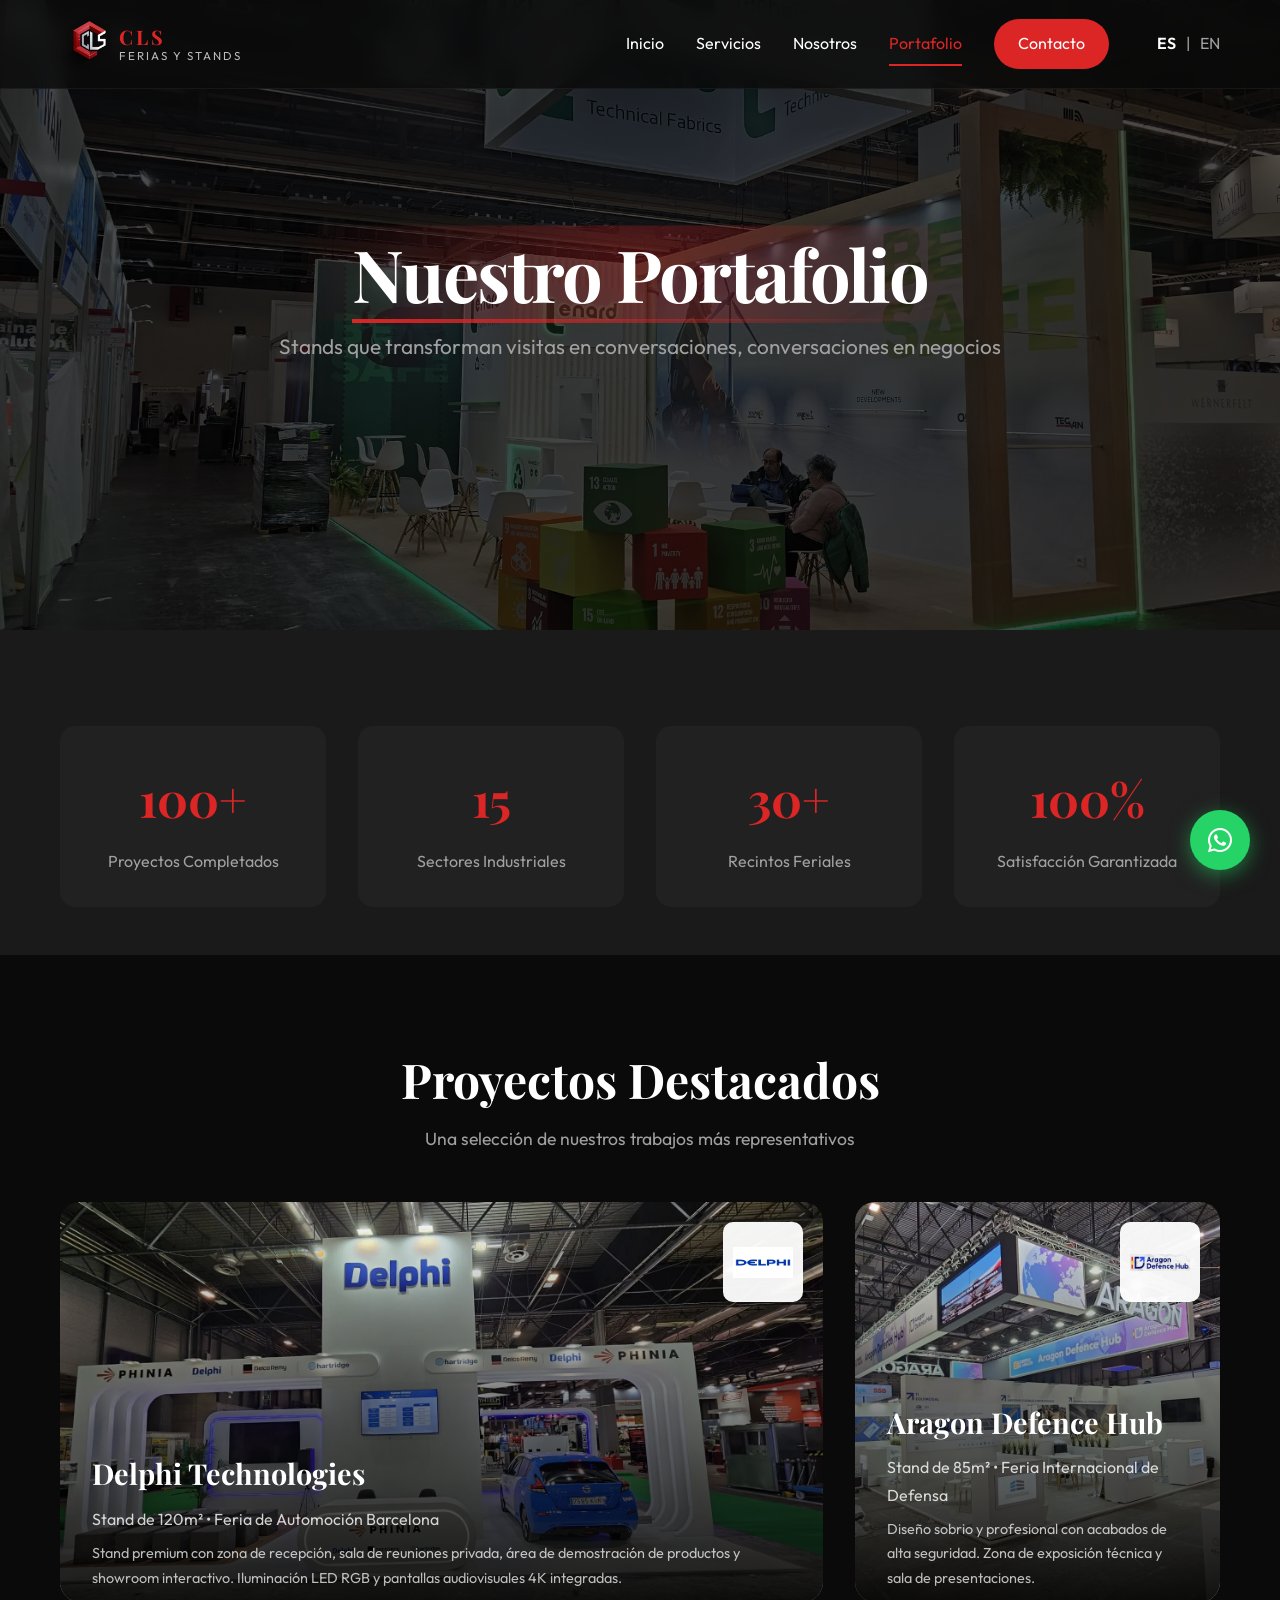
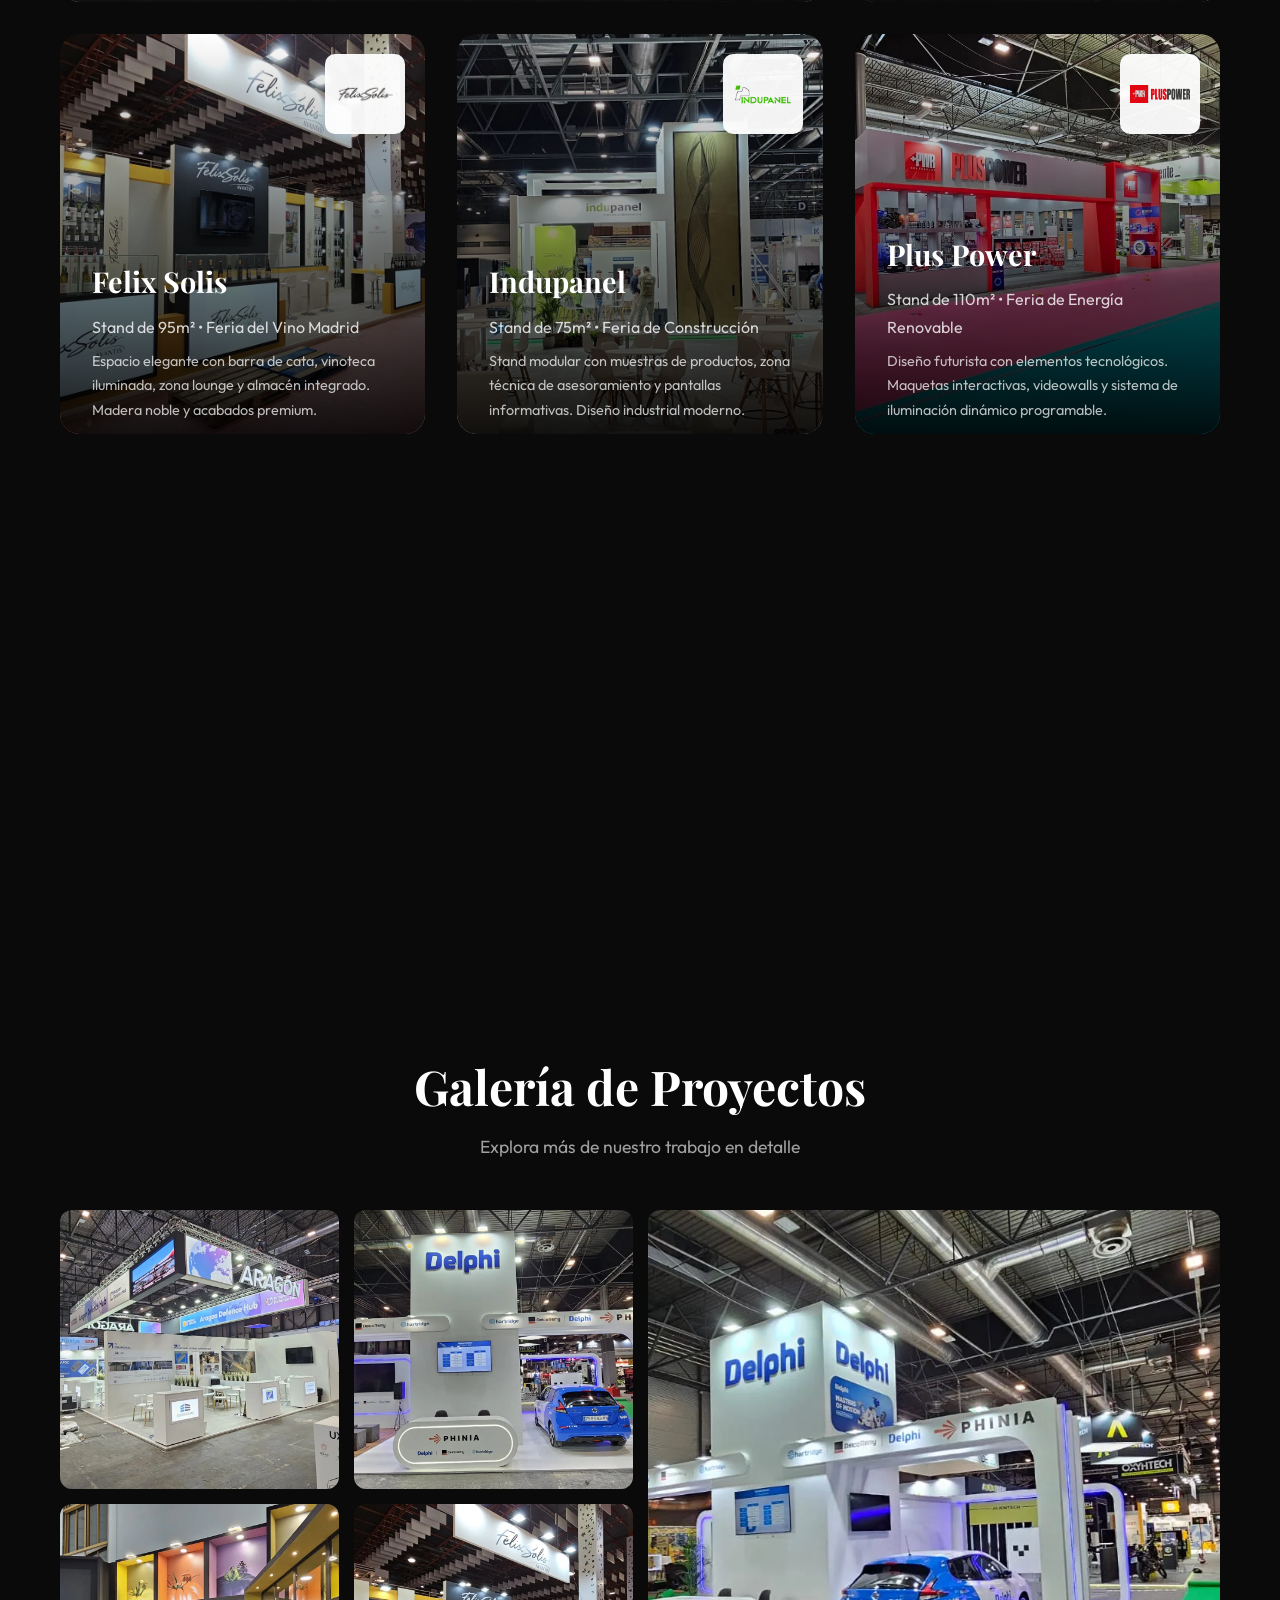
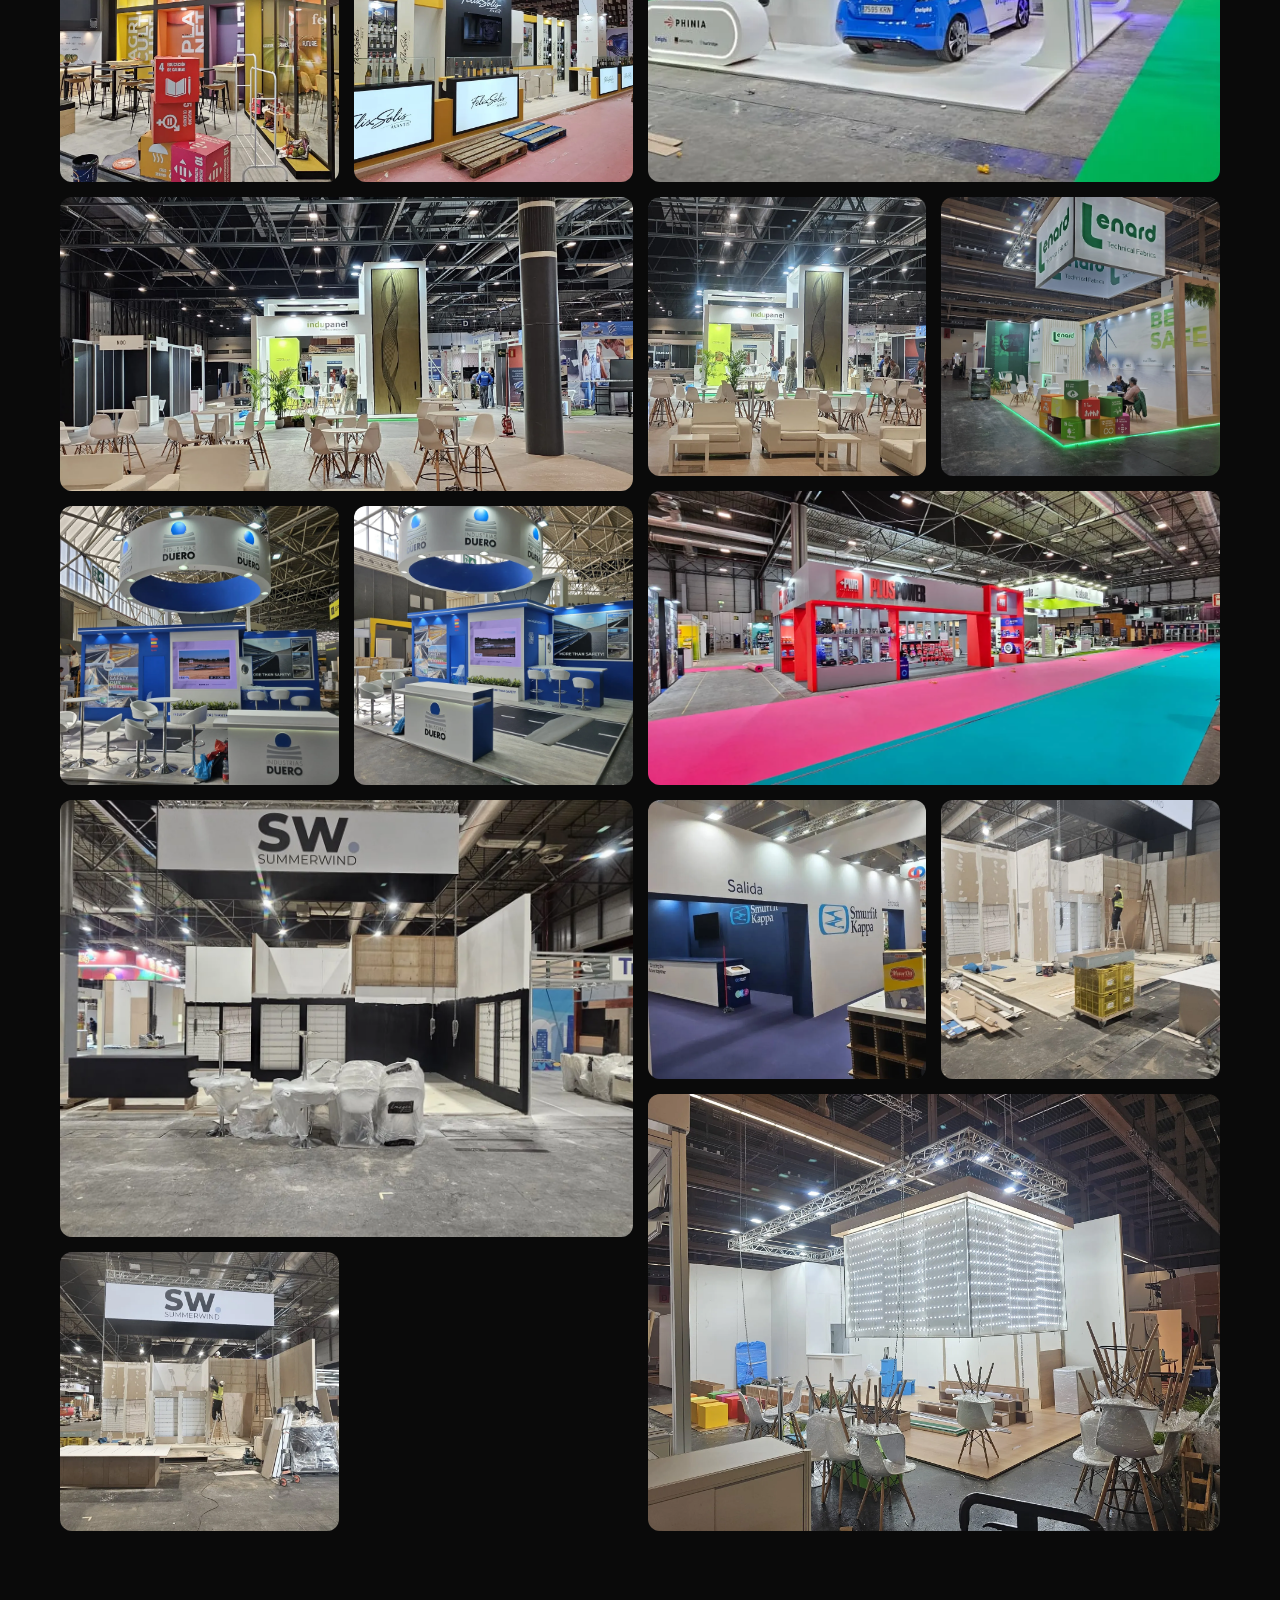
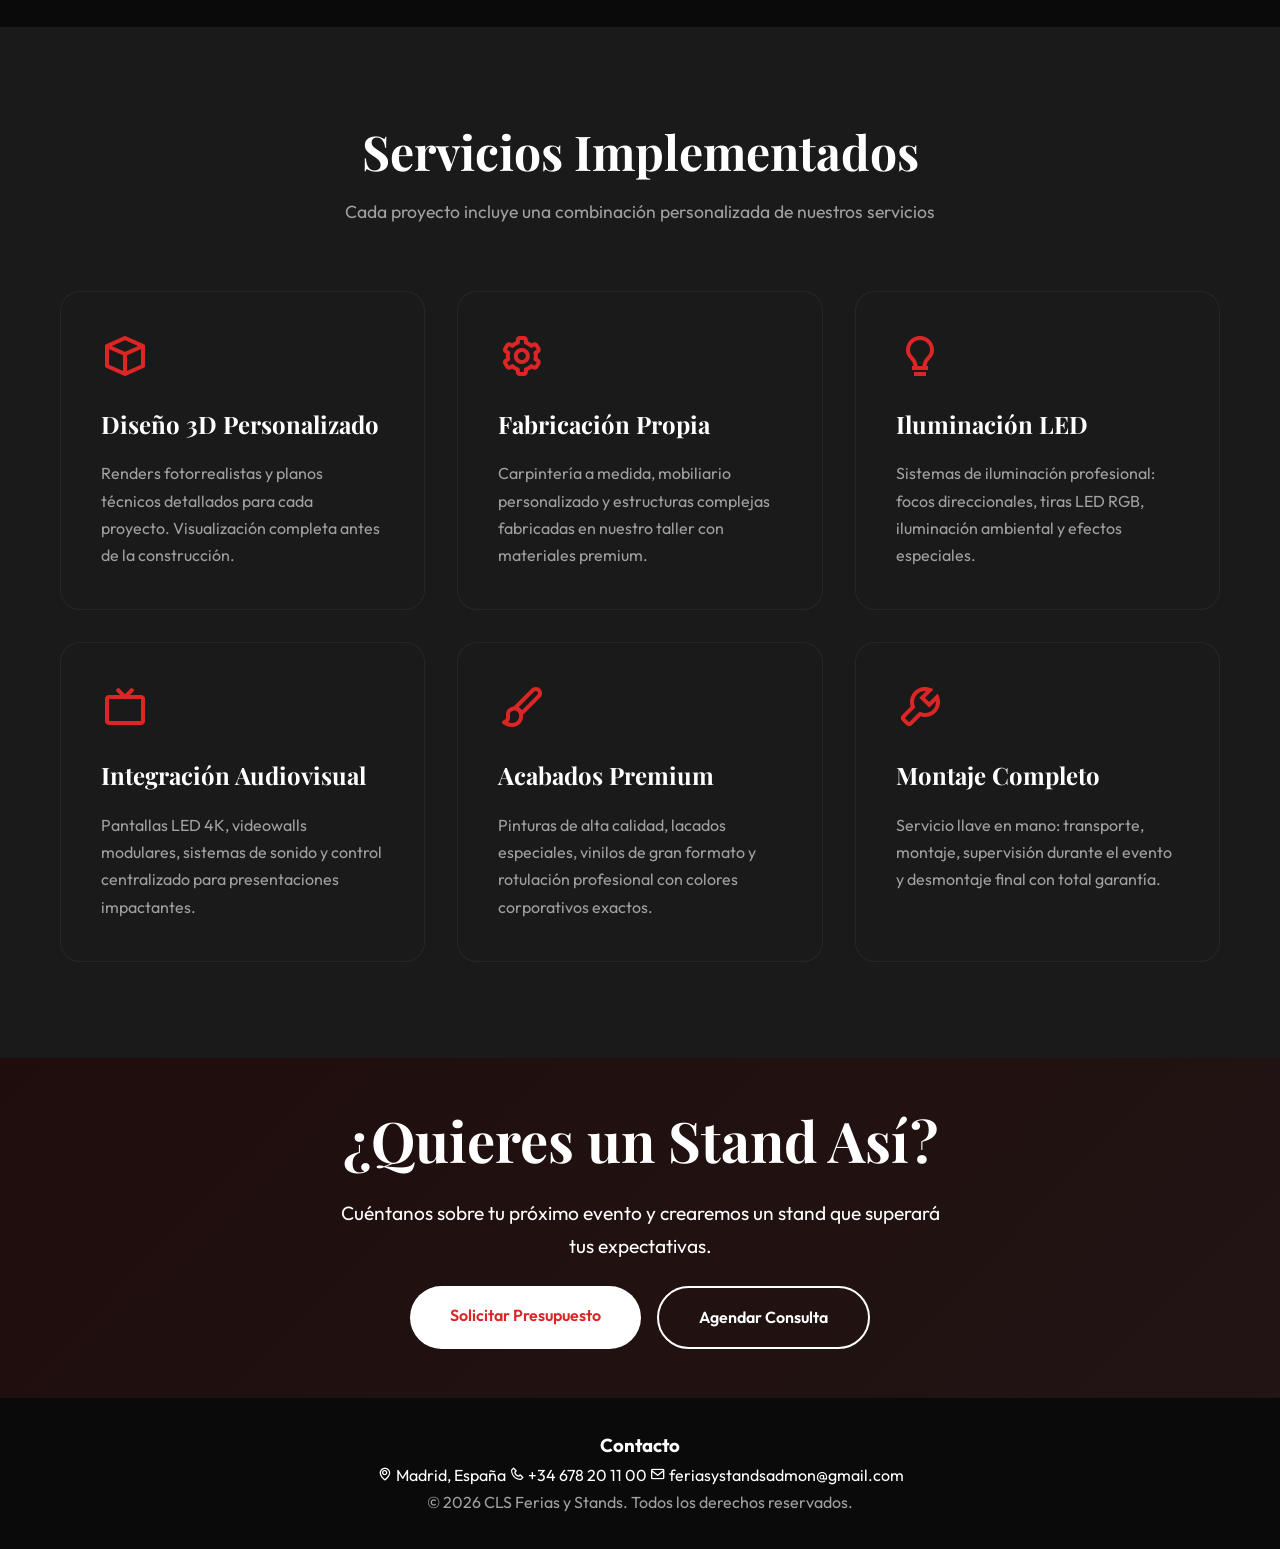
<file: portfolio.html>
<!DOCTYPE html>
<html lang="es">

<head>
    <meta charset="UTF-8">
    <meta name="viewport" content="width=device-width, initial-scale=1.0">
    <title>Portafolio de Stands para Ferias | Casos de Éxito y Proyectos</title>
    <meta name="description" content="Descubre nuestros proyectos más destacados. Stands que marcan la diferencia.">
    <link rel="preconnect" href="https://fonts.googleapis.com">
    <link rel="preconnect" href="https://fonts.gstatic.com" crossorigin>
    <link
        href="https://fonts.googleapis.com/css2?family=Outfit:wght@300;400;600;700&family=Playfair+Display:ital,wght@0,600;1,600&display=swap"
        rel="stylesheet">
    <link rel="stylesheet" href="css/style.css">
    <link href="https://unpkg.com/boxicons@2.1.4/css/boxicons.min.css" rel="stylesheet">

    <link rel="alternate" hreflang="es" href="https://tudominio.com/" />
    <link rel="alternate" hreflang="en" href="https://tudominio.com/en/" />
</head>

<body>
    <nav class="navbar">
        <div class="container nav-container">
            <a href="index.html" class="logo logo-with-img">
                <img src="fotosyvideos/logo_CLS_rojo_transparente.png" alt="CLS Ferias y Stands logo" class="nav-logo-img" style="height:50px;width:50px;max-width:50px;object-fit:contain;flex-shrink:0;">
                <span class="logo-text"><span class="logo-cls">CLS</span><span class="logo-light">Ferias y Stands</span></span>
            </a>
            <div class="nav-links">
                <a href="index.html" class="nav-link" data-i18n="nav-inicio">Inicio</a>
                <a href="servicios.html" class="nav-link" data-i18n="nav-servicios">Servicios</a>
                <a href="nosotros.html" class="nav-link" data-i18n="nav-nosotros">Nosotros</a>
                <a href="portfolio.html" class="nav-link active" data-i18n="nav-portfolio">Portafolio</a>
                <a href="contacto.html" class="nav-link btn-contact" data-i18n="nav-contacto">Contacto</a>
                <div class="lang-selector" style="display:flex; gap:10px; margin-left:1rem; align-items:center;">
                    <a href="#" class="lang-btn active" data-lang="es"
                        style="color:var(--white); text-decoration:none; font-weight:600;">ES</a>
                    <span style="color:var(--gray)">|</span>
                    <a href="#" class="lang-btn" data-lang="en" style="color:var(--gray); text-decoration:none;">EN</a>
                </div>
            </div>
            <div class="hamburger"><i class='bx bx-menu'></i></div>
        </div>
    </nav>

    <div class="mobile-menu">
        <a href="index.html" class="mobile-link" data-i18n="nav-inicio">Inicio</a>
        <a href="servicios.html" class="mobile-link" data-i18n="nav-servicios">Servicios</a>
        <a href="nosotros.html" class="mobile-link" data-i18n="nav-nosotros">Nosotros</a>
        <a href="portfolio.html" class="mobile-link active" data-i18n="nav-portfolio">Portafolio</a>
        <a href="contacto.html" class="mobile-link" data-i18n="nav-contacto">Contacto</a>
        <div class="lang-selector-mobile" style="display:flex; gap:15px; margin-top:2rem;">
            <a href="#" class="lang-btn active" data-lang="es"
                style="color:var(--white); text-decoration:none; font-size:1.5rem; font-weight:600;">ES</a>
            <span style="color:var(--gray); font-size:1.5rem;">|</span>
            <a href="#" class="lang-btn" data-lang="en"
                style="color:var(--gray); text-decoration:none; font-size:1.5rem;">EN</a>
        </div>
    </div>

    <header class="hero" style="height: 70vh; position: relative;">
        <div class="hero-bg"
            style="background: linear-gradient(rgba(0,0,0,0.7), rgba(0,0,0,0.7)), url('fotosyvideos/diseno-stand-seguridad-laboral-sicur-madrid.webp?v=4'); background-size: cover; background-position: center;">
        </div>

        <div class="container hero-content">
            <h1 class="hero-title hero-title-decorated" style="font-size: 4.5rem;" data-i18n="port-hero-title">Nuestro
                Portafolio</h1>
            <p class="hero-subtitle" data-i18n="port-hero-subtitle">Stands que transforman visitas en conversaciones,
                conversaciones en negocios</p>
        </div>
    </header>

    <!-- Stats Banner -->
    <section class="section-padding" style="background: var(--secondary); padding: 3rem 0;">
        <div class="container">
            <div class="stats">
                <div class="stat-item">
                    <span class="stat-number">100+</span>
                    <span class="stat-label" data-i18n="port-stat-1">Proyectos Completados</span>
                </div>
                <div class="stat-item">
                    <span class="stat-number">15</span>
                    <span class="stat-label" data-i18n="port-stat-2">Sectores Industriales</span>
                </div>
                <div class="stat-item">
                    <span class="stat-number">30+</span>
                    <span class="stat-label" data-i18n="port-stat-3">Recintos Feriales</span>
                </div>
                <div class="stat-item">
                    <span class="stat-number">100%</span>
                    <span class="stat-label" data-i18n="port-stat-4">Satisfacción Garantizada</span>
                </div>
            </div>
        </div>
    </section>

    <!-- Featured Projects -->
    <section class="portfolio section-padding">
        <div class="container">
            <div class="center">
                <h2 class="section-title" data-i18n="port-feat-title">Proyectos Destacados</h2>
                <p class="section-subtitle" data-i18n="port-feat-subtitle">Una selección de nuestros trabajos más
                    representativos</p>
            </div>
            <div class="portfolio-grid">
                <!-- Delphi -->
                <div class="portfolio-item"
                    style="background-image: url('fotosyvideos/diseno-stand-automocion-motortec-madrid.webp?v=4'); grid-column: span 2;">
                    <div class="logo-corner">
                        <img src="logos/Delphi logo.png" alt="Delphi Logo">
                    </div>
                    <div class="portfolio-overlay">
                        <h3 data-i18n="port-p1-title">Delphi Technologies</h3>
                        <p data-i18n="port-p1-sub">Stand de 120m² • Feria de Automoción Barcelona</p>
                        <p style="margin-top: 0.5rem; font-size: 0.9rem; opacity: 0.9;" data-i18n="port-p1-desc">Stand
                            premium con zona de
                            recepción, sala de reuniones privada, área de demostración de productos y showroom
                            interactivo. Iluminación LED RGB y pantallas audiovisuales 4K integradas. <strong>Desafío resuelto:</strong> Creación de un flujo de circulación abierto que aumentó la captación de leads en un recinto saturado.</p>
                    </div>
                </div>

                <!-- Aragon Defence -->
                <div class="portfolio-item" style="background-image: url('fotosyvideos/diseno-stand-defensa-feindef-madrid.webp?v=4');">
                    <div class="logo-corner">
                        <img src="logos/aragon defence hub.jpg" alt="Aragon Logo">
                    </div>
                    <div class="portfolio-overlay">
                        <h3 data-i18n="port-p2-title">Aragon Defence Hub</h3>
                        <p data-i18n="port-p2-sub">Stand de 85m² • Feria Internacional de Defensa</p>
                        <p style="margin-top: 0.5rem; font-size: 0.9rem; opacity: 0.9;" data-i18n="port-p2-desc">Diseño
                            sobrio y profesional con
                            acabados de alta seguridad. Zona de exposición técnica y sala de presentaciones.</p>
                    </div>
                </div>

                <!-- Felix Solis -->
                <div class="portfolio-item" style="background-image: url('fotosyvideos/diseno-stand-vinos-premium-feria-madrid.webp?v=4');">
                    <div class="logo-corner">
                        <img src="logos/felix-solis-logo.png" alt="Felix Solis Logo">
                    </div>
                    <div class="portfolio-overlay">
                        <h3 data-i18n="port-p3-title">Felix Solis</h3>
                        <p data-i18n="port-p3-sub">Stand de 95m² • Feria del Vino Madrid</p>
                        <p style="margin-top: 0.5rem; font-size: 0.9rem; opacity: 0.9;" data-i18n="port-p3-desc">Espacio
                            elegante con barra de
                            cata, vinoteca iluminada, zona lounge y almacén integrado. Madera noble y acabados premium.
                        </p>
                    </div>
                </div>

                <!-- Indupanel -->
                <div class="portfolio-item" style="background-image: url('fotosyvideos/diseno-stand-construccion-veteco-madrid.webp?v=4');">
                    <div class="logo-corner">
                        <img src="logos/indupanel.png" alt="Indupanel Logo">
                    </div>
                    <div class="portfolio-overlay">
                        <h3 data-i18n="port-p4-title">Indupanel</h3>
                        <p data-i18n="port-p4-sub">Stand de 75m² • Feria de Construcción</p>
                        <p style="margin-top: 0.5rem; font-size: 0.9rem; opacity: 0.9;" data-i18n="port-p4-desc">Stand
                            modular con muestras de
                            productos, zona técnica de asesoramiento y pantallas informativas. Diseño industrial
                            moderno.</p>
                    </div>
                </div>

                <!-- Plus Power -->
                <div class="portfolio-item" style="background-image: url('fotosyvideos/diseno-stand-energia-genera-madrid.webp?v=4');">
                    <div class="logo-corner">
                        <img src="logos/pluspower.png" alt="Plus Power Logo">
                    </div>
                    <div class="portfolio-overlay">
                        <h3 data-i18n="port-p5-title">Plus Power</h3>
                        <p data-i18n="port-p5-sub">Stand de 110m² • Feria de Energía Renovable</p>
                        <p style="margin-top: 0.5rem; font-size: 0.9rem; opacity: 0.9;" data-i18n="port-p5-desc">Diseño
                            futurista con elementos
                            tecnológicos. Maquetas interactivas, videowalls y sistema de iluminación dinámico
                            programable. <strong>Desafío resuelto:</strong> Diseño e instalación de estructuras complejas de iluminación suspendida (rigging) cumpliendo las estrictas normativas del recinto.</p>
                    </div>
                </div>

                <!-- Industrias Duero -->
                <div class="portfolio-item" style="background-image: url('fotosyvideos/diseno-stand-seguridad-vial-trafic-madrid.webp?v=4');">
                    <div class="portfolio-overlay">
                        <h3 data-i18n="port-p6-title">Industrias Duero</h3>
                        <p data-i18n="port-p6-sub">Stand de 65m² • Feria de Seguridad Vial</p>
                        <p style="margin-top: 0.5rem; font-size: 0.9rem; opacity: 0.9;" data-i18n="port-p6-desc">Espacio
                            funcional con área de
                            exhibición de productos, zona de demostraciones y recepción integrada. Colores corporativos
                            destacados.</p>
                    </div>
                </div>

                <!-- Diesel AM -->
                <div class="portfolio-item" style="background-image: url('fotosyvideos/fabricacion-stand-corporativo-feria-madrid.webp?v=4');">
                    <div class="logo-corner">
                        <img src="logos/DieselAM-logo.png" alt="Diesel AM Logo">
                    </div>
                    <div class="portfolio-overlay">
                        <h3 data-i18n="port-p7-title">DieselAM</h3>
                        <p data-i18n="port-p7-sub">Diseño de Stand Industrial</p>
                        <p style="margin-top: 0.5rem; font-size: 0.9rem; opacity: 0.9;" data-i18n="port-p7-desc">
                            Solución robusta y visualmente
                            impactante para destacar en el sector industrial.</p>
                    </div>
                </div>

                <!-- Lenard -->
                <div class="portfolio-item" style="background-image: url('fotosyvideos/diseno-stand-seguridad-laboral-sicur-madrid.webp?v=4');">
                    <div class="portfolio-overlay">
                        <h3 data-i18n="port-p8-title">Lenard</h3>
                        <p data-i18n="port-p8-sub">Diseño de Stand Corporativo</p>
                        <p style="margin-top: 0.5rem; font-size: 0.9rem; opacity: 0.9;" data-i18n="port-p8-desc">Espacio
                            innovador diseñado para
                            maximizar la visibilidad de marca y la interacción con los visitantes.</p>
                    </div>
                </div>
            </div>
        </div>
    </section>

    <!-- Image Gallery -->
    <section class="gallery-section section-padding">
        <div class="container">
            <div class="center">
                <h2 class="section-title" data-i18n="port-gal-title">Galería de Proyectos</h2>
                <p class="section-subtitle" data-i18n="port-gal-subtitle">Explora más de nuestro trabajo en detalle</p>
            </div>
            <div class="gallery-grid">
                <div class="gallery-item" data-src="fotosyvideos/diseno-stand-defensa-feindef-madrid.webp?v=4">
                    <img data-src="fotosyvideos/diseno-stand-defensa-feindef-madrid.webp?v=4" alt="Diseño y montaje de stand institucional para el sector defensa en feria FEINDEF Madrid" class="lazy-load">
                    <div class="gallery-overlay"><i class='bx bx-zoom-in'></i></div>
                </div>
                <div class="gallery-item" data-src="fotosyvideos/diseno-stand-automocion-motortec-madrid.webp?v=4">
                    <img data-src="fotosyvideos/diseno-stand-automocion-motortec-madrid.webp?v=4" alt="Stand de diseño para empresa de automoción en feria Motortec Madrid" class="lazy-load">
                    <div class="gallery-overlay"><i class='bx bx-zoom-in'></i></div>
                </div>
                <div class="gallery-item" data-src="fotosyvideos/montaje-stand-automocion-motortec-madrid.webp?v=4">
                    <img data-src="fotosyvideos/montaje-stand-automocion-motortec-madrid.webp?v=4" alt="Detalle de acabados en stand de automoción para feria Motortec Madrid" class="lazy-load">
                    <div class="gallery-overlay"><i class='bx bx-zoom-in'></i></div>
                </div>
                <div class="gallery-item" data-src="fotosyvideos/diseno-stand-corporativo-feria-madrid.webp?v=4">
                    <img data-src="fotosyvideos/diseno-stand-corporativo-feria-madrid.webp?v=4" alt="Diseño de stand corporativo para feria en Madrid" class="lazy-load">
                    <div class="gallery-overlay"><i class='bx bx-zoom-in'></i></div>
                </div>
                <div class="gallery-item" data-src="fotosyvideos/diseno-stand-vinos-premium-feria-madrid.webp?v=4">
                    <img data-src="fotosyvideos/diseno-stand-vinos-premium-feria-madrid.webp?v=4" alt="Montaje de stand de diseño premium en madera para feria del vino en Madrid, llave en mano" class="lazy-load">
                    <div class="gallery-overlay"><i class='bx bx-zoom-in'></i></div>
                </div>
                <div class="gallery-item" data-src="fotosyvideos/diseno-stand-construccion-veteco-madrid.webp?v=4">
                    <img data-src="fotosyvideos/diseno-stand-construccion-veteco-madrid.webp?v=4" alt="Montaje de stand corporativo para sector cerramientos en feria Veteco Madrid" class="lazy-load">
                    <div class="gallery-overlay"><i class='bx bx-zoom-in'></i></div>
                </div>
                <div class="gallery-item" data-src="fotosyvideos/montaje-stand-construccion-veteco-madrid.webp?v=4">
                    <img data-src="fotosyvideos/montaje-stand-construccion-veteco-madrid.webp?v=4" alt="Acabados premium en stand de construcción para feria Veteco Madrid" class="lazy-load">
                    <div class="gallery-overlay"><i class='bx bx-zoom-in'></i></div>
                </div>
                <div class="gallery-item" data-src="fotosyvideos/diseno-stand-seguridad-laboral-sicur-madrid.webp?v=4">
                    <img data-src="fotosyvideos/diseno-stand-seguridad-laboral-sicur-madrid.webp?v=4" alt="Diseño y construcción de stand para equipos de protección en feria Sicur Madrid" class="lazy-load">
                    <div class="gallery-overlay"><i class='bx bx-zoom-in'></i></div>
                </div>
                <div class="gallery-item" data-src="fotosyvideos/diseno-stand-energia-genera-madrid.webp?v=4">
                    <img data-src="fotosyvideos/diseno-stand-energia-genera-madrid.webp?v=4" alt="Diseño de stand sostenible para sector energía en feria Genera Madrid" class="lazy-load">
                    <div class="gallery-overlay"><i class='bx bx-zoom-in'></i></div>
                </div>
                <div class="gallery-item" data-src="fotosyvideos/diseno-stand-seguridad-vial-trafic-madrid.webp?v=4">
                    <img data-src="fotosyvideos/diseno-stand-seguridad-vial-trafic-madrid.webp?v=4" alt="Montaje de stand industrial para seguridad vial en feria Trafic Madrid" class="lazy-load">
                    <div class="gallery-overlay"><i class='bx bx-zoom-in'></i></div>
                </div>
                <div class="gallery-item" data-src="fotosyvideos/montaje-stand-seguridad-vial-trafic-madrid.webp?v=4">
                    <img data-src="fotosyvideos/montaje-stand-seguridad-vial-trafic-madrid.webp?v=4" alt="Estructura de stand en feria Trafic Madrid para sector seguridad vial" class="lazy-load">
                    <div class="gallery-overlay"><i class='bx bx-zoom-in'></i></div>
                </div>
                <div class="gallery-item" data-src="fotosyvideos/diseno-stand-comercial-feria-barcelona.webp?v=4">
                    <img data-src="fotosyvideos/diseno-stand-comercial-feria-barcelona.webp?v=4" alt="Stand comercial personalizado para feria en Barcelona" class="lazy-load">
                    <div class="gallery-overlay"><i class='bx bx-zoom-in'></i></div>
                </div>
                <div class="gallery-item" data-src="fotosyvideos/montaje-stand-eventos-feria-madrid.webp?v=4">
                    <img data-src="fotosyvideos/montaje-stand-eventos-feria-madrid.webp?v=4" alt="Montaje de stand para eventos y ferias en Madrid" class="lazy-load">
                    <div class="gallery-overlay"><i class='bx bx-zoom-in'></i></div>
                </div>
                <div class="gallery-item" data-src="fotosyvideos/diseno-stand-exposicion-feria-madrid.webp?v=4">
                    <img data-src="fotosyvideos/diseno-stand-exposicion-feria-madrid.webp?v=4" alt="Stand de exposición modular para feria en Madrid" class="lazy-load">
                    <div class="gallery-overlay"><i class='bx bx-zoom-in'></i></div>
                </div>
                <div class="gallery-item" data-src="fotosyvideos/montaje-stand-feria-internacional-madrid.webp?v=4">
                    <img data-src="fotosyvideos/montaje-stand-feria-internacional-madrid.webp?v=4" alt="Construcción de stand llave en mano para feria internacional en Madrid" class="lazy-load">
                    <div class="gallery-overlay"><i class='bx bx-zoom-in'></i></div>
                </div>
                <div class="gallery-item" data-src="fotosyvideos/proceso-montaje-stand-madera-feria-madrid.webp?v=4">
                    <img data-src="fotosyvideos/proceso-montaje-stand-madera-feria-madrid.webp?v=4" alt="Proceso de montaje de stand en madera para feria en Madrid" class="lazy-load">
                    <div class="gallery-overlay"><i class='bx bx-zoom-in'></i></div>
                </div>
            </div>
        </div>
    </section>

    <!-- Lightbox Modal -->
    <div class="lightbox" id="lightbox">
        <span class="lightbox-close">&times;</span>
        <img class="lightbox-content" id="lightbox-img" alt="Muestra constructiva de stands">
    </div>

    <!-- Services We Provided -->
    <section class="section-padding" style="background: var(--secondary);">
        <div class="container">
            <div class="center">
                <h2 class="section-title" data-i18n="port-serv-title">Servicios Implementados</h2>
                <p class="section-subtitle" data-i18n="port-serv-subtitle">Cada proyecto incluye una combinación
                    personalizada de nuestros servicios
                </p>
            </div>
            <div class="feature-grid">
                <div class="feature-card">
                    <i class='bx bx-cube feature-icon'></i>
                    <h3 data-i18n="port-s1-title">Diseño 3D Personalizado</h3>
                    <p data-i18n="port-s1-desc">Renders fotorrealistas y planos técnicos detallados para cada proyecto.
                        Visualización completa
                        antes de la construcción.</p>
                </div>
                <div class="feature-card">
                    <i class='bx bx-cog feature-icon'></i>
                    <h3 data-i18n="port-s2-title">Fabricación Propia</h3>
                    <p data-i18n="port-s2-desc">Carpintería a medida, mobiliario personalizado y estructuras complejas
                        fabricadas en nuestro
                        taller con materiales premium.</p>
                </div>
                <div class="feature-card">
                    <i class='bx bx-bulb feature-icon'></i>
                    <h3 data-i18n="port-s3-title">Iluminación LED</h3>
                    <p data-i18n="port-s3-desc">Sistemas de iluminación profesional: focos direccionales, tiras LED RGB,
                        iluminación ambiental y
                        efectos especiales.</p>
                </div>
                <div class="feature-card">
                    <i class='bx bx-tv feature-icon'></i>
                    <h3 data-i18n="port-s4-title">Integración Audiovisual</h3>
                    <p data-i18n="port-s4-desc">Pantallas LED 4K, videowalls modulares, sistemas de sonido y control
                        centralizado para
                        presentaciones impactantes.</p>
                </div>
                <div class="feature-card">
                    <i class='bx bx-paint feature-icon'></i>
                    <h3 data-i18n="port-s5-title">Acabados Premium</h3>
                    <p data-i18n="port-s5-desc">Pinturas de alta calidad, lacados especiales, vinilos de gran formato y
                        rotulación profesional
                        con colores corporativos exactos.</p>
                </div>
                <div class="feature-card">
                    <i class='bx bx-wrench feature-icon'></i>
                    <h3 data-i18n="port-s6-title">Montaje Completo</h3>
                    <p data-i18n="port-s6-desc">Servicio llave en mano: transporte, montaje, supervisión durante el
                        evento y desmontaje final con
                        total garantía.</p>
                </div>
            </div>
        </div>
    </section>


    <!-- CTA -->
    <section class="section-padding"
        style="background: linear-gradient(135deg, rgba(220, 38, 38, 0.1), rgba(248, 113, 113, 0.1));; padding: 3rem 0;">
        <div class="container center">
            <h2 class="section-title" style="font-size: 3.5rem;" data-i18n="serv-cta-title">¿Quieres un Stand Así?</h2>
            <p style="font-size: 1.2rem; margin: 1.5rem auto; max-width: 600px;" data-i18n="serv-cta-desc">Cuéntanos
                sobre tu próximo evento y
                crearemos un stand que superará tus expectativas.</p>
            <div class="hero-buttons">
                <a href="contacto.html" class="btn" style="background: white; color: var(--highlight);"
                    data-i18n="serv-btn-quote">Solicitar
                    Presupuesto</a>
                <a href="contacto.html" class="btn btn-secondary" data-i18n="serv-btn-schedule">Agendar Consulta</a>
            </div>
        </div>
    </section>

    <a href="https://wa.me/34678201100?text=Hola,%20me%20gustar%C3%ADa%20obtener%20m%C3%A1s%20informaci%C3%B3n%20sobre%20vuestros%20servicios."
        class="whatsapp-float" target="_blank"><i class='bx bxl-whatsapp'></i></a>

    <footer class="footer">
        <div class="container footer-content">
            <div class="footer-col">
                <h3 data-i18n="footer-contact">Contacto</h3>
                <ul class="contact-list">
                    <i class='bx bx-map'></i> Madrid, España
                    <i class='bx bx-phone'></i> +34 678 20 11 00
                    <i class='bx bx-envelope'></i> feriasystandsadmon@gmail.com
                </ul>
            </div>
        </div>
        <div class="footer-bottom">
            <p data-i18n="footer-rights">&copy; 2026 CLS Ferias y Stands Todos los derechos reservados.</p>
        </div>
    </footer>
    <script src="js/translations.js"></script>
    <script src="js/main.js"></script>
</body>

</html>
</file>
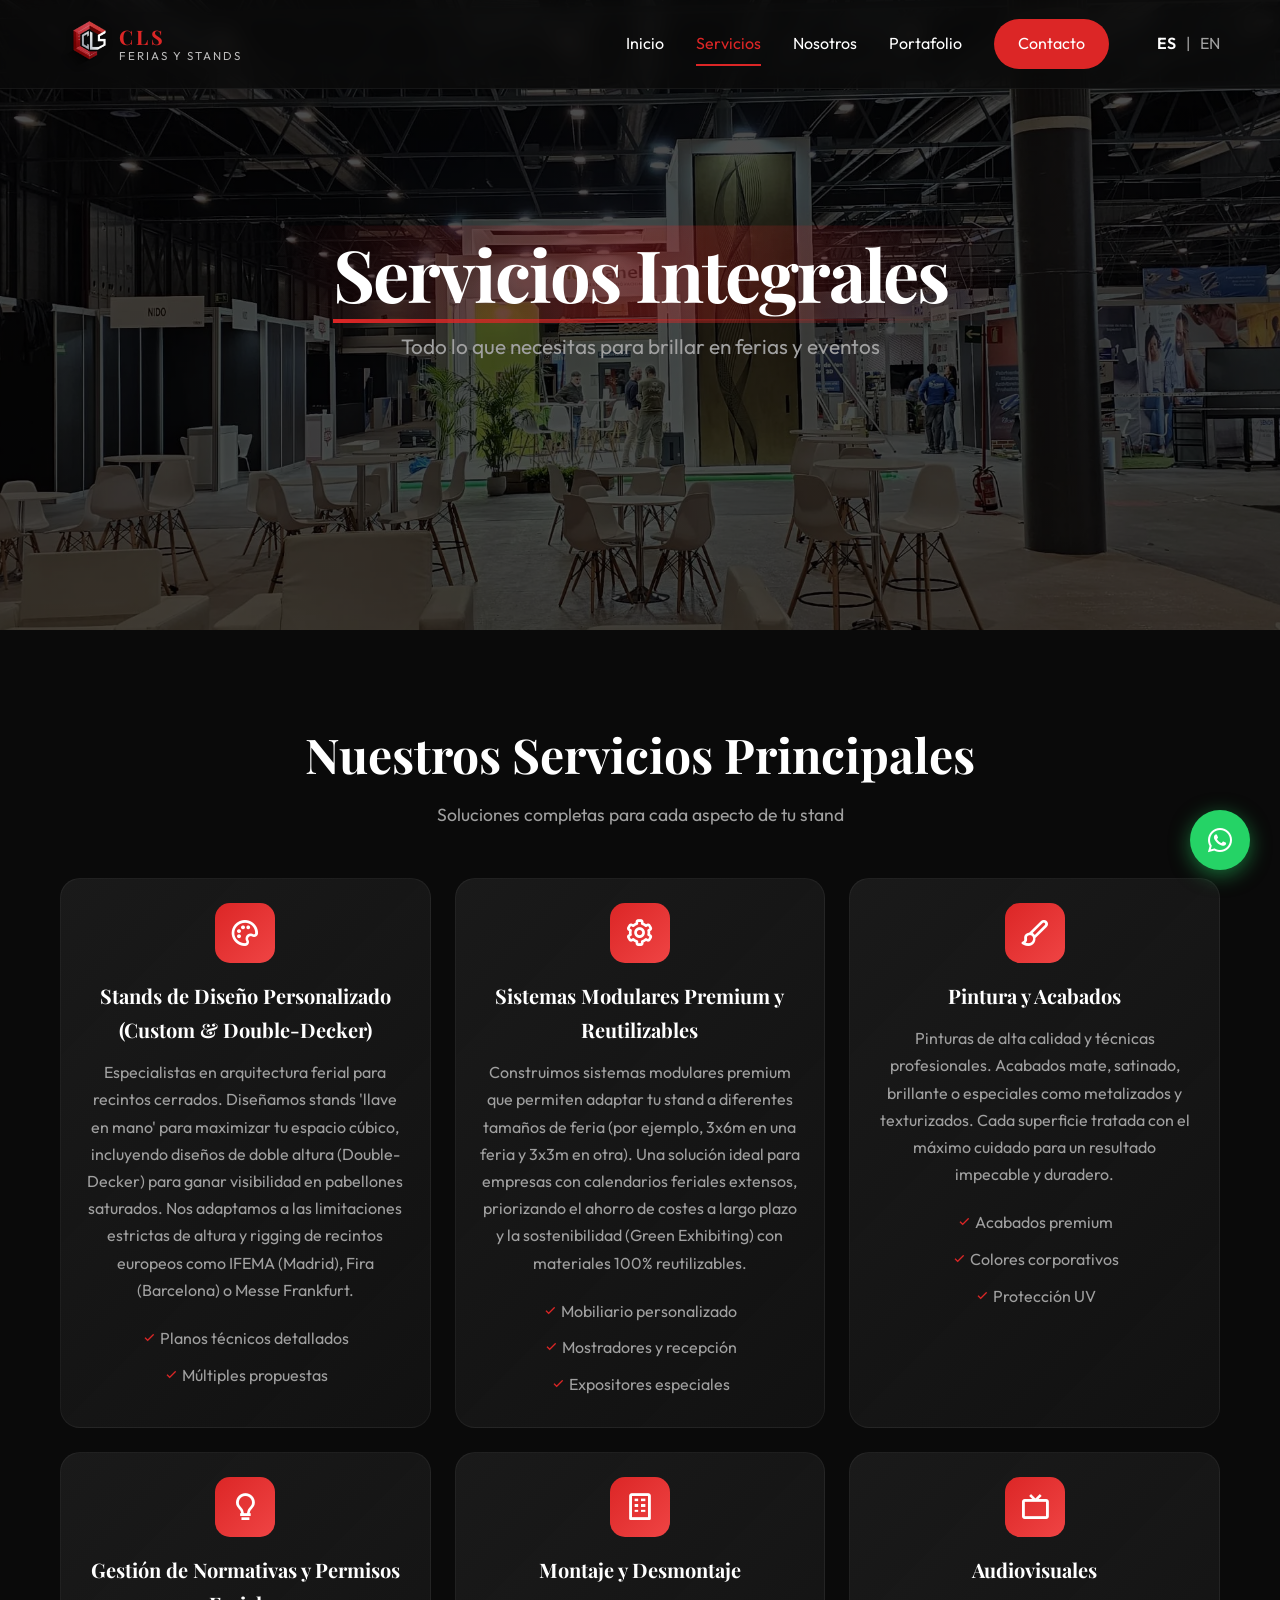
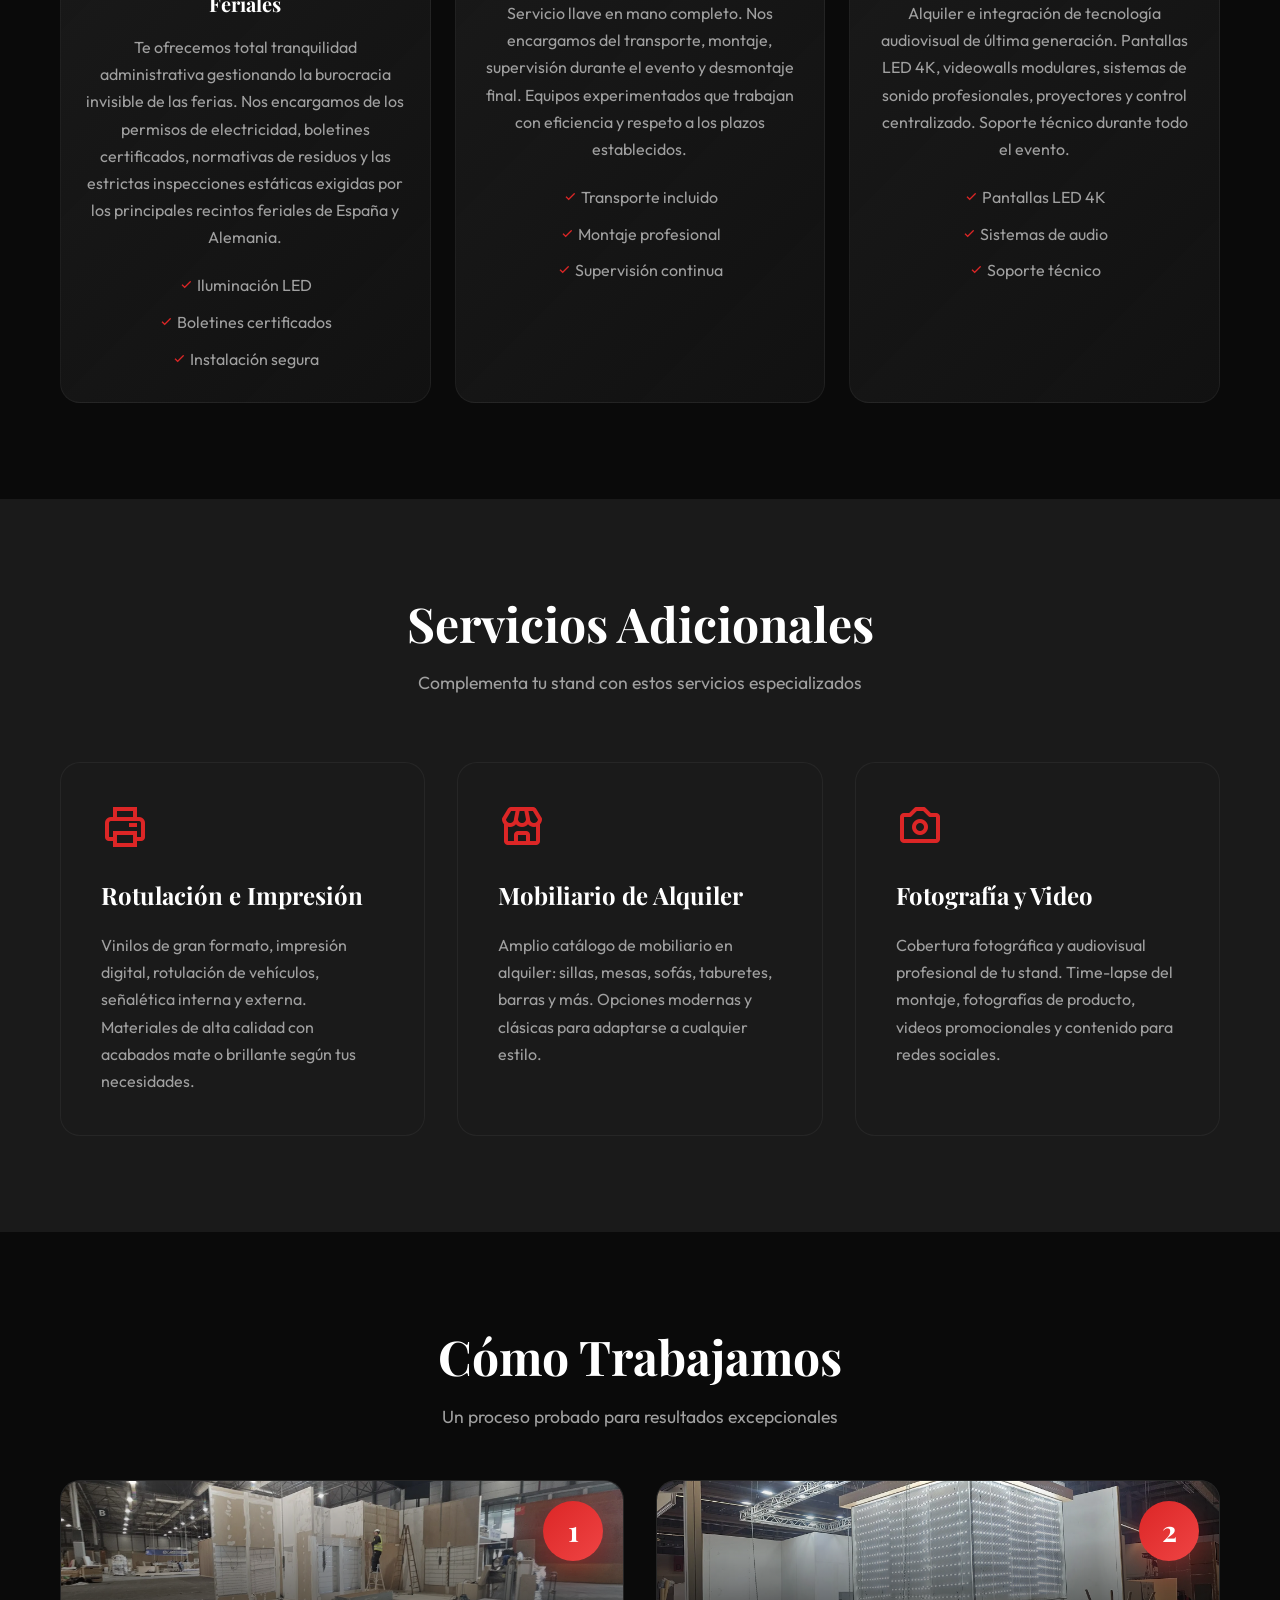
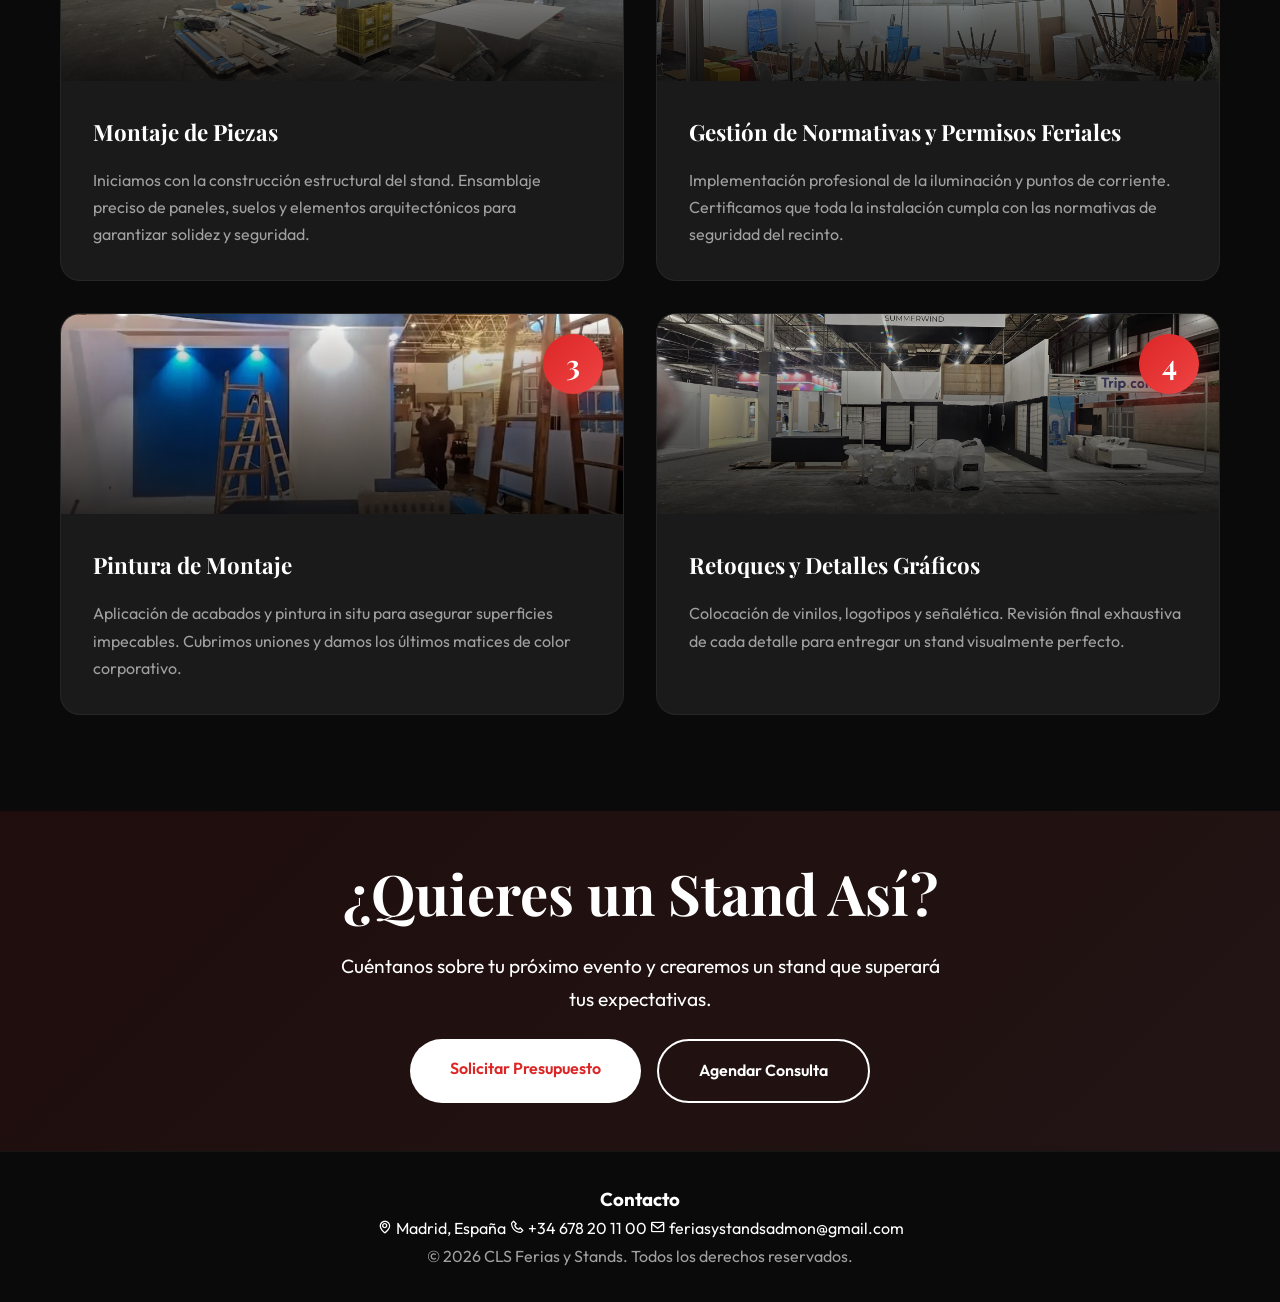
<file: servicios.html>
<!DOCTYPE html>
<html lang="es">

<head>
    <meta charset="UTF-8">
    <meta name="viewport" content="width=device-width, initial-scale=1.0">
    <title>Servicios de Montaje de Stands | Diseño Custom y Modulares</title>
    <meta name="description" content="Especialistas en arquitectura ferial indoor. Diseño 3D, fabricación de stands custom, sistemas modulares premium y gestión de burocracia en IFEMA, Fira y Europa.">
    <link rel="preconnect" href="https://fonts.googleapis.com">
    <link rel="preconnect" href="https://fonts.gstatic.com" crossorigin>
    <link
        href="https://fonts.googleapis.com/css2?family=Outfit:wght@300;400;600;700&family=Playfair+Display:ital,wght@0,600;1,600&display=swap"
        rel="stylesheet">
    <link rel="stylesheet" href="css/style.css">
    <link href="https://unpkg.com/boxicons@2.1.4/css/boxicons.min.css" rel="stylesheet">

    <link rel="alternate" hreflang="es" href="https://tudominio.com/" />
    <link rel="alternate" hreflang="en" href="https://tudominio.com/en/" />
</head>

<body>
    <nav class="navbar">
        <div class="container nav-container">
            <a href="index.html" class="logo logo-with-img">
                <img src="fotosyvideos/logo_CLS_rojo_transparente.png" alt="CLS Ferias y Stands logo" class="nav-logo-img" style="height:50px;width:50px;max-width:50px;object-fit:contain;flex-shrink:0;">
                <span class="logo-text"><span class="logo-cls">CLS</span><span class="logo-light">Ferias y Stands</span></span>
            </a>
            <div class="nav-links">
                <a href="index.html" class="nav-link" data-i18n="nav-inicio">Inicio</a>
                <a href="servicios.html" class="nav-link active" data-i18n="nav-servicios">Servicios</a>
                <a href="nosotros.html" class="nav-link" data-i18n="nav-nosotros">Nosotros</a>
                <a href="portfolio.html" class="nav-link" data-i18n="nav-portfolio">Portafolio</a>
                <a href="contacto.html" class="nav-link btn-contact" data-i18n="nav-contacto">Contacto</a>
                <div class="lang-selector" style="display:flex; gap:10px; margin-left:1rem; align-items:center;">
                    <a href="#" class="lang-btn active" data-lang="es"
                        style="color:var(--white); text-decoration:none; font-weight:600;">ES</a>
                    <span style="color:var(--gray)">|</span>
                    <a href="#" class="lang-btn" data-lang="en" style="color:var(--gray); text-decoration:none;">EN</a>
                </div>
            </div>
            <div class="hamburger"><i class='bx bx-menu'></i></div>
        </div>
    </nav>

    <div class="mobile-menu">
        <a href="index.html" class="mobile-link" data-i18n="nav-inicio">Inicio</a>
        <a href="servicios.html" class="mobile-link" data-i18n="nav-servicios">Servicios</a>
        <a href="nosotros.html" class="mobile-link" data-i18n="nav-nosotros">Nosotros</a>
        <a href="portfolio.html" class="mobile-link" data-i18n="nav-portfolio">Portafolio</a>
        <a href="contacto.html" class="mobile-link" data-i18n="nav-contacto">Contacto</a>
        <div class="lang-selector-mobile" style="display:flex; gap:15px; margin-top:2rem;">
            <a href="#" class="lang-btn active" data-lang="es"
                style="color:var(--white); text-decoration:none; font-size:1.5rem; font-weight:600;">ES</a>
            <span style="color:var(--gray); font-size:1.5rem;">|</span>
            <a href="#" class="lang-btn" data-lang="en"
                style="color:var(--gray); text-decoration:none; font-size:1.5rem;">EN</a>
        </div>
    </div>

    <header class="hero" style="height: 70vh; position: relative;">
        <div class="hero-bg"
            style="background: linear-gradient(rgba(0,0,0,0.7), rgba(0,0,0,0.7)), url('fotosyvideos/diseno-stand-construccion-veteco-madrid.webp?v=4'); background-size: cover; background-position: center;">
        </div>

        <div class="container hero-content">
            <h1 class="hero-title hero-title-decorated" style="font-size: 4.5rem;" data-i18n="serv-hero-title">Servicios
                Integrales</h1>
            <p class="hero-subtitle" data-i18n="serv-hero-subtitle">Todo lo que necesitas para brillar en ferias y
                eventos</p>
        </div>
    </header>

    <!-- Main Services -->
    <section class="services section-padding">
        <div class="container">
            <div class="center">
                <h2 class="section-title" data-i18n="serv-main-title">Nuestros Servicios Principales</h2>
                <p class="section-subtitle" data-i18n="serv-main-subtitle">Soluciones completas para cada aspecto de tu
                    stand</p>
            </div>
            <div class="services-grid">
                <div class="service-card">
                    <div class="icon-box"><i class='bx bx-palette'></i></div>
                    <h3 data-i18n="serv-1-title">Stands de Diseño Personalizado (Custom & Double-Decker)</h3>
                    <p data-i18n="serv-1-desc">Especialistas en arquitectura ferial para recintos cerrados. Diseñamos stands \'llave en mano\' para maximizar tu espacio cúbico, incluyendo diseños de doble altura (Double-Decker) para ganar visibilidad en pabellones saturados. Nos adaptamos a las limitaciones estrictas de altura y rigging de recintos europeos como IFEMA (Madrid), Fira (Barcelona) o Messe Frankfurt. Especialistas en aprovechar el espacio cúbico de los recintos con diseños de doble altura (Double-Decker).</p>
                    <ul style="list-style: none; padding: 0; margin-top: 1rem; color: var(--gray);">
                        <li style="padding: 0.3rem 0;"><i class='bx bx-check' style="color: var(--highlight);"></i>
                            <span data-i18n="serv-1-li-1">Planos técnicos detallados</span>
                        </li>
                        <li style="padding: 0.3rem 0;"><i class='bx bx-check' style="color: var(--highlight);"></i>
                            <span data-i18n="serv-1-li-2">Múltiples propuestas</span>
                        </li>
                    </ul>
                </div>

                <div class="service-card">
                    <div class="icon-box"><i class='bx bx-cog'></i></div>
                    <h3 data-i18n="serv-2-title">Producción In-House (Custom Stands)</h3>
                    <p data-i18n="serv-2-desc">Contamos con taller propio para la fabricación de estructuras complejas en madera y materiales premium. Al no subcontratar, garantizamos cero intermediarios, máxima calidad y control total sobre los tiempos de entrega.</p>
                    <ul style="list-style: none; padding: 0; margin-top: 1rem; color: var(--gray);">
                        <li style="padding: 0.3rem 0;"><i class='bx bx-check' style="color: var(--highlight);"></i>
                            <span data-i18n="serv-2-li-1">Mobiliario personalizado</span>
                        </li>
                        <li style="padding: 0.3rem 0;"><i class='bx bx-check' style="color: var(--highlight);"></i>
                            <span data-i18n="serv-2-li-2">Mostradores y recepción</span>
                        </li>
                        <li style="padding: 0.3rem 0;"><i class='bx bx-check' style="color: var(--highlight);"></i>
                            <span data-i18n="serv-2-li-3">Expositores especiales</span>
                        </li>
                    </ul>
                </div>

                <div class="service-card">
                    <div class="icon-box"><i class='bx bx-paint'></i></div>
                    <h3 data-i18n="serv-3-title">Sistemas Modulares y Green Exhibiting</h3>
                    <p data-i18n="serv-3-desc">Ofrecemos sistemas modulares premium reutilizables (tipo BeMatrix/Aluvision) que adaptamos a distintos tamaños de feria. Garantizamos un montaje sostenible y circular (Green Exhibiting) reduciendo la huella de carbono.</p>
                    <ul style="list-style: none; padding: 0; margin-top: 1rem; color: var(--gray);">
                        <li style="padding: 0.3rem 0;"><i class='bx bx-check' style="color: var(--highlight);"></i>
                            <span data-i18n="serv-3-li-1">Acabados premium</span>
                        </li>
                        <li style="padding: 0.3rem 0;"><i class='bx bx-check' style="color: var(--highlight);"></i>
                            <span data-i18n="serv-3-li-2">Colores corporativos</span>
                        </li>
                        <li style="padding: 0.3rem 0;"><i class='bx bx-check' style="color: var(--highlight);"></i>
                            <span data-i18n="serv-3-li-3">Protección UV</span>
                        </li>
                    </ul>
                </div>

                <div class="service-card">
                    <div class="icon-box"><i class='bx bx-bulb'></i></div>
                    <h3 data-i18n="serv-4-title">Gestión de Burocracia y Normativas</h3>
                    <p data-i18n="serv-4-desc">Vende tranquilidad. Nos encargamos de toda la burocracia del recinto ferial: permisos eléctricos, gestión de rigging (puntos de anclaje en techo), inspecciones estáticas y normativas de residuos en recintos como IFEMA o Messe Frankfurt.</p>
                    <ul style="list-style: none; padding: 0; margin-top: 1rem; color: var(--gray);">
                        <li style="padding: 0.3rem 0;"><i class='bx bx-check' style="color: var(--highlight);"></i>
                            <span data-i18n="serv-4-li-1">Iluminación LED</span>
                        </li>
                        <li style="padding: 0.3rem 0;"><i class='bx bx-check' style="color: var(--highlight);"></i>
                            <span data-i18n="serv-4-li-2">Boletines certificados</span>
                        </li>
                        <li style="padding: 0.3rem 0;"><i class='bx bx-check' style="color: var(--highlight);"></i>
                            <span data-i18n="serv-4-li-3">Instalación segura</span>
                        </li>
                    </ul>
                </div>

                <div class="service-card">
                    <div class="icon-box"><i class='bx bx-building'></i></div>
                    <h3 data-i18n="serv-5-title">Montaje y Desmontaje</h3>
                    <p data-i18n="serv-5-desc">Servicio llave en mano completo. Nos encargamos del transporte, montaje,
                        supervisión durante el
                        evento y desmontaje final. Equipos experimentados que trabajan con eficiencia y respeto a los
                        plazos establecidos.</p>
                    <ul style="list-style: none; padding: 0; margin-top: 1rem; color: var(--gray);">
                        <li style="padding: 0.3rem 0;"><i class='bx bx-check' style="color: var(--highlight);"></i>
                            <span data-i18n="serv-5-li-1">Transporte incluido</span>
                        </li>
                        <li style="padding: 0.3rem 0;"><i class='bx bx-check' style="color: var(--highlight);"></i>
                            <span data-i18n="serv-5-li-2">Montaje profesional</span>
                        </li>
                        <li style="padding: 0.3rem 0;"><i class='bx bx-check' style="color: var(--highlight);"></i>
                            <span data-i18n="serv-5-li-3">Supervisión continua</span>
                        </li>
                    </ul>
                </div>

                <div class="service-card">
                    <div class="icon-box"><i class='bx bx-tv'></i></div>
                    <h3 data-i18n="serv-6-title">Audiovisuales</h3>
                    <p data-i18n="serv-6-desc">Alquiler e integración de tecnología audiovisual de última generación.
                        Pantallas LED 4K,
                        videowalls modulares, sistemas de sonido profesionales, proyectores y control centralizado.
                        Soporte técnico durante todo el evento.</p>
                    <ul style="list-style: none; padding: 0; margin-top: 1rem; color: var(--gray);">
                        <li style="padding: 0.3rem 0;"><i class='bx bx-check' style="color: var(--highlight);"></i>
                            <span data-i18n="serv-6-li-1">Pantallas LED 4K</span>
                        </li>
                        <li style="padding: 0.3rem 0;"><i class='bx bx-check' style="color: var(--highlight);"></i>
                            <span data-i18n="serv-6-li-2">Sistemas de audio</span>
                        </li>
                        <li style="padding: 0.3rem 0;"><i class='bx bx-check' style="color: var(--highlight);"></i>
                            <span data-i18n="serv-6-li-3">Soporte técnico</span>
                        </li>
                    </ul>
                </div>
            </div>
        </div>
    </section>

    <!-- Additional Services -->
    <section class="section-padding" style="background: var(--secondary);">
        <div class="container">
            <div class="center">
                <h2 class="section-title" data-i18n="serv-add-title">Servicios Adicionales</h2>
                <p class="section-subtitle" data-i18n="serv-add-subtitle">Complementa tu stand con estos servicios
                    especializados</p>
            </div>
            <div class="feature-grid">
                <div class="feature-card">
                    <i class='bx bx-printer feature-icon'></i>
                    <h3 data-i18n="serv-add-1-title">Rotulación e Impresión</h3>
                    <p data-i18n="serv-add-1-desc">Vinilos de gran formato, impresión digital, rotulación de vehículos,
                        señalética interna y
                        externa. Materiales de alta calidad con acabados mate o brillante según tus necesidades.</p>
                </div>
                <div class="feature-card">
                    <i class='bx bx-store feature-icon'></i>
                    <h3 data-i18n="serv-add-2-title">Mobiliario de Alquiler</h3>
                    <p data-i18n="serv-add-2-desc">Amplio catálogo de mobiliario en alquiler: sillas, mesas, sofás,
                        taburetes, barras y más.
                        Opciones modernas y clásicas para adaptarse a cualquier estilo.</p>
                </div>
                <div class="feature-card">
                    <i class='bx bx-camera feature-icon'></i>
                    <h3 data-i18n="serv-add-3-title">Fotografía y Video</h3>
                    <p data-i18n="serv-add-3-desc">Cobertura fotográfica y audiovisual profesional de tu stand.
                        Time-lapse del montaje, fotografías
                        de producto, videos promocionales y contenido para redes sociales.</p>
                </div>
            </div>
        </div>
    </section>

    <!-- Process -->
    <section class="section-padding">
        <div class="container">
            <div class="center">
                <h2 class="section-title" data-i18n="serv-how-title">Cómo Trabajamos</h2>
                <p class="section-subtitle" data-i18n="serv-how-subtitle">Un proceso probado para resultados
                    excepcionales</p>
            </div>
            <div class="process-steps">
                <div class="step">
                    <div class="step-image" style="background-image: url('fotosyvideos/diseno-stand-exposicion-feria-madrid.webp?v=4');">
                        <div class="step-number">1</div>
                    </div>
                    <div class="step-content">
                        <h3 data-i18n="serv-how-1-title">Montaje de Piezas</h3>
                        <p data-i18n="serv-how-1-desc">Iniciamos con la construcción estructural del stand. Ensamblaje
                            preciso de paneles, suelos y
                            elementos arquitectónicos para garantizar solidez y seguridad.</p>
                    </div>
                </div>
                <div class="step">
                    <div class="step-image" style="background-image: url('fotosyvideos/montaje-stand-feria-internacional-madrid.webp?v=4');">
                        <div class="step-number">2</div>
                    </div>
                    <div class="step-content">
                        <h3 data-i18n="serv-how-2-title">Instalación Eléctrica</h3>
                        <p data-i18n="serv-how-2-desc">Implementación profesional de la iluminación y puntos de
                            corriente. Certificamos que toda la
                            instalación cumpla con las normativas de seguridad del recinto.</p>
                    </div>
                </div>
                <div class="step">
                    <div class="step-image" style="background-image: url('fotosyvideos/diseno-stand-isla-feria-madrid.webp?v=4');">
                        <div class="step-number">3</div>
                    </div>
                    <div class="step-content">
                        <h3 data-i18n="serv-how-3-title">Pintura de Montaje</h3>
                        <p data-i18n="serv-how-3-desc">Aplicación de acabados y pintura in situ para asegurar
                            superficies impecables. Cubrimos
                            uniones y damos los últimos matices de color corporativo.</p>
                    </div>
                </div>
                <div class="step">
                    <div class="step-image" style="background-image: url('fotosyvideos/diseno-stand-comercial-feria-barcelona.webp?v=4');">
                        <div class="step-number">4</div>
                    </div>
                    <div class="step-content">
                        <h3 data-i18n="serv-how-4-title">Retoques y Detalles Gráficos</h3>
                        <p data-i18n="serv-how-4-desc">Colocación de vinilos, logotipos y señalética. Revisión final
                            exhaustiva de cada detalle para
                            entregar un stand visualmente perfecto.</p>
                    </div>
                </div>
            </div>
        </div>
    </section>

    <!-- CTA -->
    <section class="section-padding"
        style="background: linear-gradient(135deg, rgba(220, 38, 38, 0.1), rgba(248, 113, 113, 0.1));; padding: 3rem 0;">
        <div class="container center">
            <h2 class="section-title" style="font-size: 3.5rem;" data-i18n="serv-cta-title">¿Quieres un Stand Así?</h2>
            <p style="font-size: 1.2rem; margin: 1.5rem auto; max-width: 600px;" data-i18n="serv-cta-desc">Cuéntanos
                sobre tu próximo evento y
                crearemos un stand que superará tus expectativas.</p>
            <div class="hero-buttons">
                <a href="contacto.html" class="btn" style="background: white; color: var(--highlight);"
                    data-i18n="serv-btn-quote">Solicitar
                    Presupuesto</a>
                <a href="contacto.html" class="btn btn-secondary" data-i18n="serv-btn-schedule">Agendar Consulta</a>
            </div>
        </div>
    </section>


    <a href="https://wa.me/34678201100?text=Hola,%20me%20gustar%C3%ADa%20obtener%20m%C3%A1s%20informaci%C3%B3n%20sobre%20vuestros%20servicios."
        class="whatsapp-float" target="_blank"><i class='bx bxl-whatsapp'></i></a>

    <footer class="footer">
        <div class="container footer-content">
            <div class="footer-col">
                <h3 data-i18n="footer-contact">Contacto</h3>
                <ul class="contact-list">
                    <i class='bx bx-map'></i> Madrid, España
                    <i class='bx bx-phone'></i> +34 678 20 11 00
                    <i class='bx bx-envelope'></i> feriasystandsadmon@gmail.com
                </ul>
            </div>
        </div>
        <div class="footer-bottom">
            <p data-i18n="footer-rights">&copy; 2026 CLS Ferias y Stands Todos los derechos reservados.</p>
        </div>
    </footer>
    <script src="js/translations.js"></script>
    <script src="js/main.js"></script>
</body>

</html>
</file>
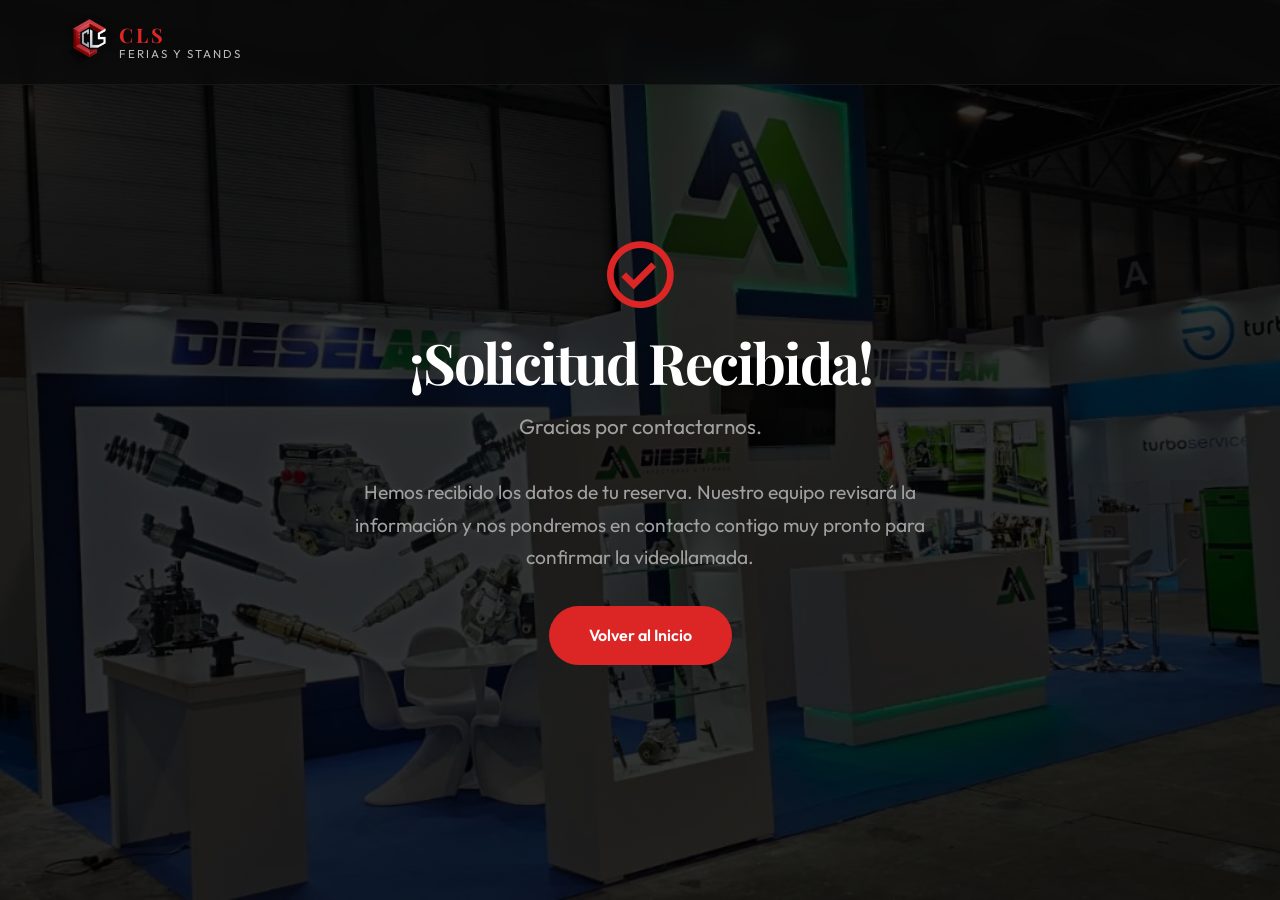
<file: thank-you.html>
<!DOCTYPE html>
<html lang="es">

<head>
    <meta charset="UTF-8">
    <meta name="viewport" content="width=device-width, initial-scale=1.0">
    <title>¡Gracias! | CLS Ferias y Stands</title>
    <link rel="preconnect" href="https://fonts.googleapis.com">
    <link rel="preconnect" href="https://fonts.gstatic.com" crossorigin>
    <link
        href="https://fonts.googleapis.com/css2?family=Outfit:wght@300;400;600;700&family=Playfair+Display:ital,wght@0,600;1,600&display=swap"
        rel="stylesheet">
    <link rel="stylesheet" href="css/style.css">
    <link href="https://unpkg.com/boxicons@2.1.4/css/boxicons.min.css" rel="stylesheet">

    <link rel="alternate" hreflang="es" href="https://tudominio.com/" />
    <link rel="alternate" hreflang="en" href="https://tudominio.com/en/" />
</head>

<body>
    <nav class="navbar">
        <div class="container nav-container">
            <a href="index.html" class="logo logo-with-img">
                <img src="fotosyvideos/logo_CLS_rojo_transparente.png" alt="CLS Ferias y Stands logo" class="nav-logo-img" style="height:50px;width:50px;max-width:50px;object-fit:contain;flex-shrink:0;">
                <span class="logo-text"><span class="logo-cls">CLS</span><span class="logo-light">Ferias y Stands</span></span>
            </a>
        </div>
    </nav>

    <header class="hero" style="height: 100vh; position: relative; display: flex; align-items: center;">
        <div class="hero-bg"
            style="background: linear-gradient(rgba(0,0,0,0.8), rgba(0,0,0,0.8)), url('fotosyvideos/fabricacion-stand-corporativo-feria-madrid.webp?v=4'); background-size: cover; background-position: center;">
        </div>

        <div class="container hero-content center">
            <i class='bx bx-check-circle' style="font-size: 5rem; color: var(--highlight); margin-bottom: 1rem;"></i>
            <h1 class="hero-title" style="font-size: 3.5rem;">¡Solicitud Recibida!</h1>
            <p class="hero-subtitle">Gracias por contactarnos.</p>
            <p style="color: var(--gray); font-size: 1.2rem; max-width: 600px; margin: 1rem auto 2rem;">Hemos recibido
                los datos de tu reserva. Nuestro equipo revisará la información y nos pondremos en contacto contigo muy
                pronto para confirmar la videollamada.</p>
            <a href="index.html" class="btn btn-primary">Volver al Inicio</a>
        </div>
    </header>
</body>

</html>
</file>
<file: css/style.css>
/* CSS Variables */
:root {
    --primary: #0a0a0a;
    --secondary: #1a1a1a;
    --highlight: #dc2626;
    --highlight-hover: #ef4444;
    --white: #ffffff;
    --gray: #a0a0a0;
    --light-gray: #f5f5f5;
    --font-body: 'Outfit', sans-serif;
    --font-heading: 'Playfair Display', serif;
    --transition: all 0.3s cubic-bezier(0.4, 0, 0.2, 1);
    --shadow: 0 10px 30px rgba(0, 0, 0, 0.3);
    --shadow-hover: 0 15px 40px rgba(0, 0, 0, 0.4);
}

/* Reset */
* {
    margin: 0;
    padding: 0;
    box-sizing: border-box;
}

html,
body {
    max-width: 100%;
    width: 100%;
    overflow-x: hidden;
    margin: 0;
    padding: 0;
}

body {
    font-family: var(--font-body);
    color: var(--white);
    background: var(--primary);
    line-height: 1.7;
}

.container {
    width: 100%;
    max-width: 1200px;
    margin: 0 auto;
    padding: 0 20px;
}

/* Navbar */
.navbar {
    position: fixed;
    top: 0;
    width: 100%;
    background: rgba(10, 10, 10, 0.8);
    backdrop-filter: blur(10px);
    z-index: 1000;
    padding: 1.2rem 0;
    transition: var(--transition);
    border-bottom: 1px solid rgba(255, 255, 255, 0.05);
}

.navbar.scrolled {
    background: rgba(10, 10, 10, 0.95);
    padding: 0.8rem 0;
    box-shadow: 0 5px 20px rgba(0, 0, 0, 0.3);
}

.nav-container {
    display: flex;
    justify-content: space-between;
    align-items: center;
}

.logo {
    font-family: var(--font-heading);
    font-size: 1.5rem;
    font-weight: 700;
    color: var(--white);
    text-decoration: none;
    letter-spacing: -1px;
    transition: var(--transition);
}

.logo:hover {
    transform: scale(1.05);
}

/* Logo with image + text layout */
.logo.logo-with-img {
    display: flex;
    align-items: center;
    gap: 0.55rem;
    letter-spacing: 0;
    max-height: 46px;        /* caps entire logo block height */
    overflow: visible;
}

.nav-logo-img {
    height: 38px;
    width: 38px;             /* force square – prevents PNG whitespace from expanding */
    max-width: 38px;
    object-fit: contain;
    flex-shrink: 0;
    filter: drop-shadow(0 1px 3px rgba(0,0,0,0.35));
    transition: var(--transition);
}

.logo.logo-with-img:hover .nav-logo-img {
    filter: drop-shadow(0 2px 6px rgba(180,0,0,0.5));
    transform: scale(1.08);
}

.logo-text {
    display: flex;
    flex-direction: column;
    line-height: 1.1;
}

.logo-cls {
    display: block;
    font-family: var(--font-heading);
    font-size: 1.25rem;
    font-weight: 700;
    color: var(--highlight);
    letter-spacing: 3px;
    text-transform: uppercase;
    line-height: 1;
}

.logo-light {
    display: block;
    font-family: var(--font-body);
    font-size: 0.72rem;
    font-weight: 400;
    color: rgba(255,255,255,0.72);
    letter-spacing: 2px;
    text-transform: uppercase;
    line-height: 1;
    margin-top: 3px;
}

.dot {
    color: var(--highlight);
    font-size: 2rem;
    line-height: 0;
}

.nav-links {
    display: flex;
    gap: 2rem;
    align-items: center;
}

.nav-link {
    color: var(--white);
    text-decoration: none;
    font-weight: 400;
    transition: var(--transition);
    position: relative;
    padding: 0.5rem 0;
}

.nav-link::after {
    content: '';
    position: absolute;
    bottom: 0;
    left: 0;
    width: 0;
    height: 2px;
    background: var(--highlight);
    transition: var(--transition);
}

.nav-link:hover::after,
.nav-link.active::after {
    width: 100%;
}

.nav-link:hover,
.nav-link.active {
    color: var(--highlight);
}

.btn-contact {
    background: var(--highlight);
    padding: 0.7rem 1.5rem !important;
    border-radius: 50px;
    transition: var(--transition);
    color: var(--white) !important;
}

.btn-contact::after {
    display: none;
}

.btn-contact:hover {
    background: var(--highlight-hover);
    transform: translateY(-2px);
    box-shadow: 0 10px 20px rgba(220, 38, 38, 0.3);
    color: var(--white) !important;
}

.btn-contact.active {
    color: var(--white) !important;
}

.hamburger {
    display: none;
    font-size: 1.8rem;
    cursor: pointer;
    color: var(--white);
    transition: var(--transition);
}

.hamburger:hover {
    color: var(--highlight);
}

.mobile-menu {
    position: fixed;
    top: 0;
    right: 0;
    transform: translateX(100%);
    width: 100%;
    height: 100vh;
    background: rgba(10, 10, 10, 0.98);
    backdrop-filter: blur(10px);
    display: flex;
    flex-direction: column;
    align-items: center;
    justify-content: center;
    gap: 2rem;
    transition: transform 0.4s cubic-bezier(0.4, 0, 0.2, 1);
    z-index: 999;
}

.mobile-menu.active {
    transform: translateX(0);
}

.mobile-link {
    color: var(--white);
    text-decoration: none;
    font-size: 1.8rem;
    font-weight: 300;
    transition: var(--transition);
    opacity: 0;
    transform: translateY(20px);
}

.mobile-menu.active .mobile-link {
    animation: fadeInUp 0.6s ease forwards;
}

.mobile-link:nth-child(1) {
    animation-delay: 0.1s;
}

.mobile-link:nth-child(2) {
    animation-delay: 0.2s;
}

.mobile-link:nth-child(3) {
    animation-delay: 0.3s;
}

.mobile-link:nth-child(4) {
    animation-delay: 0.4s;
}

.mobile-link:nth-child(5) {
    animation-delay: 0.5s;
}

.mobile-link:hover {
    color: var(--highlight);
    transform: translateX(10px);
}

/* Hero Section */
.hero {
    position: relative;
    height: 100vh;
    display: flex;
    align-items: center;
    justify-content: center;
    overflow: hidden;
}

.hero-bg {
    position: absolute;
    top: 0;
    left: 0;
    width: 100%;
    height: 100%;
    background-size: cover;
    background-position: center;
    animation: zoomIn 20s ease infinite alternate;
}

.hero-content {
    position: relative;
    z-index: 2;
    text-align: center;
    animation: fadeInUp 1s ease;
}

.hero-title {
    font-family: var(--font-heading);
    font-size: 5rem;
    font-weight: 700;
    margin-bottom: 1rem;
    letter-spacing: -2px;
    line-height: 1.1;
    animation: fadeInUp 1s ease 0.2s both;
}

.hero-subtitle {
    font-size: 1.3rem;
    color: var(--gray);
    margin-bottom: 2rem;
    animation: fadeInUp 1s ease 0.4s both;
}

.hero-buttons {
    display: flex;
    gap: 1rem;
    justify-content: center;
    flex-wrap: wrap;
    animation: fadeInUp 1s ease 0.6s both;
}

/* Buttons */
.btn {
    padding: 1rem 2.5rem;
    border-radius: 50px;
    text-decoration: none;
    font-weight: 600;
    transition: var(--transition);
    display: inline-block;
    cursor: pointer;
    border: none;
    font-size: 1rem;
}

.btn-whatsapp-mobile {
    display: none;
    background: #25d366;
    color: var(--white);
    margin: 0.5rem auto 0;
    align-items: center;
    justify-content: center;
    gap: 0.5rem;
    font-size: 1rem;
    padding: 0.6rem 1.5rem;
    box-shadow: 0 5px 15px rgba(37, 211, 102, 0.3);
    width: 100%;
}

.btn-whatsapp-mobile i {
    font-size: 1.2rem;
}

.btn-primary {
    background: var(--highlight);
    color: var(--white);
}

.btn-primary:hover {
    background: var(--highlight-hover);
    transform: translateY(-3px);
    box-shadow: 0 15px 30px rgba(220, 38, 38, 0.4);
}

.btn-secondary {
    background: transparent;
    color: var(--white);
    border: 2px solid var(--white);
}

.btn-secondary:hover {
    background: var(--white);
    color: var(--primary);
    transform: translateY(-3px);
}

/* Sections */
.section-padding {
    padding: 6rem 0;
}

.section-title {
    font-family: var(--font-heading);
    font-size: 3rem;
    margin-bottom: 1rem;
    line-height: 1.2;
}

.section-subtitle {
    color: var(--gray);
    font-size: 1.1rem;
    margin-bottom: 3rem;
}

.center {
    text-align: center;
}

/* Feature Grid */
.feature-grid {
    display: grid;
    grid-template-columns: repeat(auto-fit, minmax(300px, 1fr));
    gap: 2rem;
    margin-top: 4rem;
}

.feature-card {
    background: var(--secondary);
    padding: 2.5rem;
    border-radius: 20px;
    transition: var(--transition);
    border: 1px solid rgba(255, 255, 255, 0.05);
    position: relative;
    overflow: hidden;
}

.feature-card::before {
    content: '';
    position: absolute;
    top: 0;
    left: 0;
    width: 100%;
    height: 100%;
    background: linear-gradient(135deg, rgba(220, 38, 38, 0.1), transparent);
    opacity: 0;
    transition: var(--transition);
}

.feature-card:hover,
.feature-card.scroll-active {
    transform: translateY(-10px);
    box-shadow: var(--shadow-hover);
    border-color: var(--highlight);
}

.feature-card:hover::before,
.feature-card.scroll-active::before {
    opacity: 1;
}

.feature-icon {
    font-size: 3rem;
    color: var(--highlight);
    margin-bottom: 1.5rem;
    display: inline-block;
    transition: var(--transition);
}

.feature-card:hover .feature-icon,
.feature-card.scroll-active .feature-icon {
    transform: scale(1.1) rotate(5deg);
}

.feature-card h3 {
    font-family: var(--font-heading);
    font-size: 1.5rem;
    margin-bottom: 1rem;
}

.feature-card p {
    color: var(--gray);
    line-height: 1.7;
}

/* Services Grid */
.services-grid {
    display: grid;
    grid-template-columns: repeat(auto-fit, minmax(300px, 1fr));
    gap: 1.5rem;
    margin-top: 3rem;
}

.service-card {
    background: linear-gradient(135deg, var(--secondary), rgba(26, 26, 26, 0.5));
    padding: 1.5rem;
    border-radius: 20px;
    text-align: center;
    transition: var(--transition);
    border: 1px solid rgba(255, 255, 255, 0.05);
    position: relative;
    overflow: hidden;
}

.service-card::after {
    content: '';
    position: absolute;
    top: -50%;
    right: -50%;
    width: 200%;
    height: 200%;
    background: radial-gradient(circle, rgba(220, 38, 38, 0.1), transparent);
    opacity: 0;
    transition: var(--transition);
}

.service-card:hover,
.service-card.scroll-active {
    transform: translateY(-10px);
    box-shadow: var(--shadow-hover);
    border-color: var(--highlight);
}

.service-card:hover::after,
.service-card.scroll-active::after {
    opacity: 1;
    animation: rotate 4s linear infinite;
}

.icon-box {
    width: 60px;
    height: 60px;
    background: linear-gradient(135deg, var(--highlight), #ef4444);
    border-radius: 15px;
    display: flex;
    align-items: center;
    justify-content: center;
    margin: 0 auto 1rem;
    font-size: 2rem;
    transition: var(--transition);
}

.service-card:hover .icon-box,
.service-card.scroll-active .icon-box {
    transform: rotateY(360deg);
}

.service-card h3 {
    font-family: var(--font-heading);
    font-size: 1.25rem;
    margin-bottom: 0.8rem;
}

.service-card p {
    color: var(--gray);
    line-height: 1.7;
}

/* Portfolio Grid */
.portfolio-grid {
    display: grid;
    grid-template-columns: repeat(auto-fit, minmax(350px, 1fr));
    gap: 2rem;
    margin-top: 3rem;
}

.portfolio-item {
    position: relative;
    height: 400px;
    border-radius: 20px;
    overflow: hidden;
    background-size: cover;
    background-position: center;
    transition: var(--transition);
    cursor: pointer;
}

.portfolio-item::before {
    content: '';
    position: absolute;
    top: 0;
    left: 0;
    width: 100%;
    height: 100%;
    background: linear-gradient(to top, rgba(0, 0, 0, 0.9), transparent);
    transition: var(--transition);
}

.portfolio-item:hover,
.portfolio-item.scroll-active {
    transform: scale(1.02);
    box-shadow: var(--shadow-hover);
}

.portfolio-item:hover::before,
.portfolio-item.scroll-active::before {
    background: linear-gradient(to top, rgba(220, 38, 38, 0.9), rgba(0, 0, 0, 0.5));
}

.logo-corner {
    position: absolute;
    top: 20px;
    right: 20px;
    width: 80px;
    height: 80px;
    background: rgba(255, 255, 255, 0.95);
    border-radius: 10px;
    padding: 10px;
    display: flex;
    align-items: center;
    justify-content: center;
    z-index: 2;
    transition: var(--transition);
}

.portfolio-item:hover .logo-corner,
.portfolio-item.scroll-active .logo-corner {
    transform: scale(1.1) rotate(5deg);
}

.logo-corner img {
    width: 100%;
    height: 100%;
    object-fit: contain;
}

.portfolio-overlay {
    position: absolute;
    bottom: 0;
    left: 0;
    width: 100%;
    padding: 2rem;
    z-index: 2;
    transform: translateY(20px);
    transition: var(--transition);
}

.portfolio-item:hover .portfolio-overlay,
.portfolio-item.scroll-active .portfolio-overlay {
    transform: translateY(0);
}

.portfolio-overlay h3 {
    font-family: var(--font-heading);
    font-size: 1.8rem;
    margin-bottom: 0.5rem;
}

.portfolio-overlay p {
    color: rgba(255, 255, 255, 0.8);
}

/* Image Gallery */
.gallery-section {
    background: var(--primary);
}

.gallery-grid {
    display: grid;
    grid-template-columns: repeat(auto-fill, minmax(250px, 1fr));
    gap: 15px;
    margin-top: 3rem;
    grid-auto-flow: dense;
}

.gallery-item {
    position: relative;
    border-radius: 12px;
    overflow: hidden;
    cursor: pointer;
    background: var(--secondary);
    aspect-ratio: 1;
}

.gallery-item:nth-child(3n) {
    grid-column: span 2;
    grid-row: span 2;
    aspect-ratio: auto;
}

.gallery-item img {
    width: 100%;
    height: 100%;
    object-fit: cover;
    transition: transform 0.6s cubic-bezier(0.4, 0, 0.2, 1);
}

.gallery-overlay {
    position: absolute;
    inset: 0;
    background: linear-gradient(to top, rgba(220, 38, 38, 0.8), rgba(0, 0, 0, 0.4));
    opacity: 0;
    display: flex;
    align-items: center;
    justify-content: center;
    transition: opacity 0.4s ease;
    z-index: 1;
}

.gallery-overlay i {
    font-size: 3rem;
    color: var(--white);
    transform: scale(0.5);
    transition: transform 0.4s cubic-bezier(0.34, 1.56, 0.64, 1);
}

.gallery-item:hover img,
.gallery-item.scroll-active img {
    transform: scale(1.1);
}

.gallery-item:hover .gallery-overlay,
.gallery-item.scroll-active .gallery-overlay {
    opacity: 1;
}

.gallery-item:hover .gallery-overlay i,
.gallery-item.scroll-active .gallery-overlay i {
    transform: scale(1);
}

/* Lightbox Modal */
.lightbox {
    position: fixed;
    z-index: 9999;
    inset: 0;
    background: rgba(0, 0, 0, 0.95);
    display: flex;
    align-items: center;
    justify-content: center;
    opacity: 0;
    pointer-events: none;
    transition: opacity 0.3s ease;
    backdrop-filter: blur(5px);
}

.lightbox.active {
    opacity: 1;
    pointer-events: all;
}

.lightbox-content {
    max-width: 90%;
    max-height: 90vh;
    border-radius: 8px;
    box-shadow: 0 10px 40px rgba(0, 0, 0, 0.5);
    transform: scale(0.9);
    transition: transform 0.3s cubic-bezier(0.34, 1.56, 0.64, 1);
}

.lightbox.active .lightbox-content {
    transform: scale(1);
}

.lightbox-close {
    position: absolute;
    top: 30px;
    right: 40px;
    color: var(--white);
    font-size: 3rem;
    cursor: pointer;
    transition: color 0.3s ease;
    z-index: 2;
}

.lightbox-close:hover {
    color: var(--highlight);
}

@media (max-width: 768px) {
    .gallery-grid {
        grid-template-columns: repeat(auto-fill, minmax(150px, 1fr));
        gap: 10px;
    }

    .gallery-item:nth-child(3n) {
        grid-column: span 1;
        grid-row: span 1;
        aspect-ratio: 1;
    }
}

/* Testimonials */
.testimonials {
    background: var(--secondary);
    position: relative;
    overflow: hidden;
}

.testimonial-container {
    max-width: 900px;
    margin: 0 auto;
    position: relative;
}

.testimonial-track {
    display: flex;
    transition: transform 0.6s ease;
}

.testimonial-slide {
    min-width: 100%;
    padding: 3rem;
    text-align: center;
    opacity: 0.5;
    transform: scale(0.9);
    transition: var(--transition);
}

.testimonial-slide.active {
    opacity: 1;
    transform: scale(1);
}

.testimonial-text {
    font-size: 1.3rem;
    font-style: italic;
    margin-bottom: 2rem;
    line-height: 1.8;
    color: var(--gray);
}

.testimonial-author {
    font-weight: 600;
    color: var(--white);
    margin-bottom: 0.3rem;
}

.testimonial-role {
    color: var(--highlight);
    font-size: 0.9rem;
}

.carousel-controls {
    display: flex;
    justify-content: center;
    gap: 1rem;
    margin-top: 2rem;
}

.carousel-btn {
    width: 50px;
    height: 50px;
    background: rgba(255, 255, 255, 0.1);
    border: 1px solid rgba(255, 255, 255, 0.2);
    border-radius: 50%;
    color: var(--white);
    font-size: 1.5rem;
    cursor: pointer;
    transition: var(--transition);
    display: flex;
    align-items: center;
    justify-content: center;
}

.carousel-btn:hover {
    background: var(--highlight);
    border-color: var(--highlight);
    transform: scale(1.1);
}

/* Stats */
.stats {
    display: grid;
    grid-template-columns: repeat(auto-fit, minmax(200px, 1fr));
    gap: 2rem;
    margin-top: 3rem;
}

.stat-item {
    text-align: center;
    padding: 2rem;
    background: rgba(255, 255, 255, 0.03);
    border-radius: 15px;
    transition: var(--transition);
}

.stat-item:hover {
    background: rgba(220, 38, 38, 0.1);
    transform: translateY(-5px);
}

.stat-number {
    display: block;
    font-family: var(--font-heading);
    font-size: 3rem;
    color: var(--highlight);
    font-weight: 700;
    margin-bottom: 0.5rem;
}

.stat-label {
    display: block;
    color: var(--gray);
    font-size: 1rem;
}

/* Contact */
.contact-wrapper {
    display: flex;
    flex-direction: column;
    gap: 1rem;
    margin-top: 1rem;
}

.contact-info h2 {
    font-family: var(--font-heading);
    font-size: 2.5rem;
    margin-bottom: 1.5rem;
}

.contact-info p {
    color: var(--gray);
    margin-bottom: 2rem;
    line-height: 1.7;
}

.contact-methods {
    display: grid;
    grid-template-columns: repeat(auto-fit, minmax(220px, 1fr));
    gap: 1.5rem;
    margin: 2rem 0;
}

.method {
    display: flex;
    align-items: flex-start;
    gap: 1rem;
    padding: 1.5rem;
    background: rgba(255, 255, 255, 0.03);
    border-radius: 12px;
    border: 1px solid rgba(255, 255, 255, 0.05);
    transition: var(--transition);
}

.method:hover {
    background: rgba(220, 38, 38, 0.1);
    transform: translateY(-5px);
    border-color: var(--highlight);
}

.method i {
    font-size: 1.5rem;
    color: var(--highlight);
}

.social-links {
    display: flex;
    gap: 1rem;
    margin: 2rem 0;
}

.social-links a {
    width: 50px;
    height: 50px;
    background: rgba(255, 255, 255, 0.05);
    border-radius: 50%;
    display: flex;
    align-items: center;
    justify-content: center;
    color: var(--white);
    font-size: 1.5rem;
    transition: var(--transition);
}

.social-links a:hover {
    background: var(--highlight);
    transform: translateY(-5px);
}

.btn-zoom {
    display: inline-flex;
    align-items: center;
    gap: 0.5rem;
    margin-top: 2rem;
}

/* Form */
.contact-form {
    background: var(--secondary);
    padding: 3rem;
    border-radius: 20px;
    border: 1px solid rgba(255, 255, 255, 0.05);
    max-width: 900px;
    margin: 0 auto;
    width: 100%;
    display: grid;
    grid-template-columns: 1fr 1fr;
    gap: 1.5rem;
}

.full-width {
    grid-column: 1 / -1;
}

.form-group {
    margin-bottom: 0;
}

.form-group label {
    display: block;
    margin-bottom: 0.5rem;
    color: var(--gray);
    font-size: 0.9rem;
}

.form-group input,
.form-group select,
.form-group textarea {
    width: 100%;
    padding: 1rem;
    background: rgba(255, 255, 255, 0.05);
    border: 1px solid rgba(255, 255, 255, 0.1);
    border-radius: 10px;
    color: var(--white);
    font-family: var(--font-body);
    transition: var(--transition);
}

.form-group input:focus,
.form-group select:focus,
.form-group textarea:focus {
    outline: none;
    border-color: var(--highlight);
    background: rgba(255, 255, 255, 0.08);
}

.form-group textarea {
    resize: vertical;
    min-height: 120px;
}

.form-group select option {
    background: var(--secondary);
    color: var(--white);
    padding: 10px;
}

/* About */
.about-grid {
    display: grid;
    grid-template-columns: 1.4fr 1fr;
    gap: 2rem;
    align-items: center;
    margin-top: 1rem;
}

.about-text p {
    color: var(--gray);
    margin-bottom: 1.5rem;
    line-height: 1.8;
}

.image-stack {
    position: relative;
    height: 420px;
}

.box {
    position: absolute;
    border-radius: 20px;
    transition: var(--transition);
}

.box-1 {
    width: 80%;
    height: 80%;
    top: 0;
    left: 0;
    background-size: cover;
    background-position: center;
    box-shadow: var(--shadow);
    z-index: 2;
}

.box-2 {
    width: 80%;
    height: 80%;
    bottom: 0;
    right: 0;
    background: linear-gradient(135deg, var(--highlight), #ef4444);
    z-index: 1;
}

.image-stack:hover .box-1 {
    transform: translate(-10px, -10px);
}

.image-stack:hover .box-2 {
    transform: translate(10px, 10px);
}

/* Marquee */
.marquee {
    overflow: hidden;
    margin-top: 3rem;
}

.marquee-content {
    display: flex;
    gap: 3rem;
    animation: scroll 15s linear infinite;
}

.client-card {
    flex-shrink: 0;
    width: 200px;
    height: 100px;
    background: rgba(255, 255, 255, 0.05);
    border-radius: 15px;
    display: flex;
    align-items: center;
    justify-content: center;
    padding: 1rem;
    transition: var(--transition);
}

.client-card:hover {
    background: rgba(255, 255, 255, 0.1);
    transform: scale(1.05);
}

.client-logo-img {
    max-width: 100%;
    max-height: 100%;
    object-fit: contain;
    transition: var(--transition);
}

.client-card:hover .client-logo-img {
    transform: scale(1.1);
}

/* Photo Marquee */
.photo-marquee {
    overflow: hidden;
    padding: 3rem 0;
    background: rgba(255, 255, 255, 0.02);
}

.photo-marquee-track {
    display: flex;
    gap: 2rem;
    animation: scroll 20s linear infinite;
}

.photo-card {
    flex-shrink: 0;
    width: 350px;
    height: 250px;
    border-radius: 15px;
    overflow: hidden;
    position: relative;
    transition: var(--transition);
}

.photo-card::before {
    content: '';
    position: absolute;
    top: 0;
    left: 0;
    width: 100%;
    height: 100%;
    background: linear-gradient(to top, rgba(0, 0, 0, 0.5), transparent);
    z-index: 1;
}

.photo-card:hover {
    transform: scale(1.05);
    box-shadow: var(--shadow-hover);
}

.photo-card img {
    width: 100%;
    height: 100%;
    object-fit: cover;
    transition: var(--transition);
}

.photo-card:hover img {
    transform: scale(1.1);
}

/* Process Steps */
.process-steps {
    display: grid;
    grid-template-columns: repeat(auto-fit, minmax(400px, 1fr));
    gap: 2rem;
    margin-top: 3rem;
}

.step {
    background: var(--secondary);
    border-radius: 20px;
    overflow: hidden;
    position: relative;
    transition: var(--transition);
    border: 1px solid rgba(255, 255, 255, 0.05);
}

.step:hover {
    transform: translateY(-10px);
    box-shadow: var(--shadow-hover);
    border-color: var(--highlight);
}

.step-image {
    width: 100%;
    height: 200px;
    background-size: cover;
    background-position: center;
    position: relative;
    overflow: hidden;
}

.step-image::before {
    content: '';
    position: absolute;
    top: 0;
    left: 0;
    width: 100%;
    height: 100%;
    background: linear-gradient(to bottom, transparent, rgba(0, 0, 0, 0.8));
}

.step-number {
    position: absolute;
    top: 20px;
    right: 20px;
    width: 60px;
    height: 60px;
    background: linear-gradient(135deg, var(--highlight), #ef4444);
    border-radius: 50%;
    display: flex;
    align-items: center;
    justify-content: center;
    font-family: var(--font-heading);
    font-size: 1.8rem;
    font-weight: 700;
    box-shadow: 0 10px 30px rgba(220, 38, 38, 0.4);
    transition: var(--transition);
    z-index: 2;
}

.step:hover .step-number {
    transform: scale(1.15) rotate(360deg);
}

.step-content {
    padding: 2rem;
}

.step h3 {
    font-family: var(--font-heading);
    font-size: 1.4rem;
    margin-bottom: 1rem;
    color: var(--white);
}

.step p {
    color: var(--gray);
    line-height: 1.7;
}

/* Hero Title Decorations */
.hero-title-decorated {
    position: relative;
    display: inline-block;
}

.hero-title-decorated::before {
    content: '';
    position: absolute;
    top: 50%;
    left: 50%;
    transform: translate(-50%, -50%);
    width: 120%;
    height: 120%;
    background: radial-gradient(circle, rgba(220, 38, 38, 0.3), transparent);
    z-index: -1;
    animation: pulse 3s ease-in-out infinite;
}

.hero-title-decorated::after {
    content: '';
    position: absolute;
    bottom: -10px;
    left: 0;
    width: 100%;
    height: 4px;
    background: linear-gradient(to right, var(--highlight), transparent);
}

/* Animated letter painting effect */
.animated-text {
    display: inline-block;
}

.animated-text .letter {
    display: inline-block;
    animation: paintLetter 4s ease-in-out infinite;
    color: var(--white);
}

@keyframes paintLetter {

    0%,
    100% {
        color: var(--white);
    }

    25%,
    75% {
        color: var(--highlight);
    }
}

.animated-text .letter:nth-child(1) {
    animation-delay: 0s;
}

.animated-text .letter:nth-child(2) {
    animation-delay: 0.1s;
}

.animated-text .letter:nth-child(3) {
    animation-delay: 0.2s;
}

.animated-text .letter:nth-child(4) {
    animation-delay: 0.3s;
}

.animated-text .letter:nth-child(5) {
    animation-delay: 0.4s;
}

.animated-text .letter:nth-child(6) {
    animation-delay: 0.5s;
}

.animated-text .letter:nth-child(7) {
    animation-delay: 0.6s;
}

.animated-text .letter:nth-child(8) {
    animation-delay: 0.7s;
}

.animated-text .letter:nth-child(9) {
    animation-delay: 0.8s;
}

.animated-text .letter:nth-child(10) {
    animation-delay: 0.9s;
}

.animated-text .letter:nth-child(11) {
    animation-delay: 1s;
}

.animated-text .letter:nth-child(12) {
    animation-delay: 1.1s;
}

.animated-text .letter:nth-child(13) {
    animation-delay: 1.2s;
}

.animated-text .letter:nth-child(14) {
    animation-delay: 1.3s;
}

.animated-text .letter:nth-child(15) {
    animation-delay: 1.4s;
}

/* Hero background pattern */
.hero-pattern {
    position: absolute;
    top: 0;
    left: 0;
    width: 100%;
    height: 100%;
    opacity: 0.15;
    background-image:
        repeating-linear-gradient(45deg, transparent, transparent 35px, var(--highlight) 35px, var(--highlight) 70px);
    pointer-events: none;
}

/* WhatsApp Float */
.whatsapp-float {
    position: fixed;
    bottom: 30px;
    right: 30px;
    width: 60px;
    height: 60px;
    background: #25d366;
    border-radius: 50%;
    display: flex;
    align-items: center;
    justify-content: center;
    color: white;
    font-size: 2rem;
    box-shadow: 0 5px 20px rgba(37, 211, 102, 0.5);
    z-index: 999;
    transition: var(--transition);
    animation: pulse 2s infinite;
    text-decoration: none !important;
}

.whatsapp-float:hover {
    transform: scale(1.1);
    box-shadow: 0 10px 30px rgba(37, 211, 102, 0.7);
}

/* Footer */
.footer {
    background: var(--primary);
    padding: 2rem 0;
    text-align: center;
    border-top: 1px solid rgba(255, 255, 255, 0.05);
}

.footer p {
    color: var(--gray);
}

/* Animations */
@keyframes fadeInUp {
    from {
        opacity: 0;
        transform: translateY(30px);
    }

    to {
        opacity: 1;
        transform: translateY(0);
    }
}

@keyframes zoomIn {
    from {
        transform: scale(1);
    }

    to {
        transform: scale(1.1);
    }
}

@keyframes scroll {
    0% {
        transform: translateX(0);
    }

    100% {
        transform: translateX(-50%);
    }
}

@keyframes pulse {

    0%,
    100% {
        transform: scale(1);
    }

    50% {
        transform: scale(1.05);
    }
}

@keyframes rotate {
    from {
        transform: rotate(0deg);
    }

    to {
        transform: rotate(360deg);
    }
}

@keyframes fadeIn {
    from {
        opacity: 0;
    }

    to {
        opacity: 1;
    }
}

/* Responsive */
@media (max-width: 768px) {
    .navbar {
        padding: 0.8rem 0;
    }

    .navbar.scrolled {
        padding: 0.5rem 0;
    }

    .hamburger {
        display: block;
        padding: 0.5rem;
    }

    .nav-links {
        display: none;
    }

    .hero-title {
        font-size: clamp(2.2rem, 10vw, 3.5rem) !important;
        letter-spacing: -1px;
        word-wrap: break-word;
        line-height: 1.15;
    }

    .hero-content {
        padding-top: 130px;
        width: 100%;
        padding-left: 15px;
        padding-right: 15px;
    }

    .hero-subtitle {
        font-size: 1.1rem;
        padding: 0 1rem;
    }

    .btn {
        padding: 0.7rem 2rem;
        font-size: 0.95rem;
    }

    .section-padding {
        padding: 4rem 0;
    }

    .section-title {
        font-size: 2.2rem;
    }

    .contact-wrapper,
    .about-grid {
        grid-template-columns: 1fr;
        gap: 2rem;
    }

    .portfolio-grid {
        grid-template-columns: 1fr;
    }

    .process-steps {
        grid-template-columns: 1fr;
    }

    .process-steps::before {
        display: none;
    }

    .feature-grid,
    .services-grid {
        grid-template-columns: 1fr;
        gap: 1.5rem;
    }

    .feature-card {
        padding: 1.8rem;
    }

    .mobile-link {
        font-size: 1.5rem;
        padding: 0.5rem 1rem;
    }

    .btn-whatsapp-mobile {
        display: flex;
    }
}

/* Fix sticky hover on touch devices */
@media (hover: none) {

    .btn-primary:hover,
    .btn-secondary:hover,
    .feature-card:hover,
    .portfolio-item:hover,
    .client-card:hover,
    .photo-card:hover,
    .method:hover,
    .social-links a:hover {
        transform: none !important;
        box-shadow: none !important;
    }

    .portfolio-item:hover::before {
        background: linear-gradient(to top, rgba(0, 0, 0, 0.9), transparent) !important;
    }

    .portfolio-item:hover .portfolio-overlay {
        transform: translateY(20px) !important;
    }

    .portfolio-item.scroll-active::before {
        background: linear-gradient(to top, rgba(0, 0, 0, 0.8), transparent) !important;
    }

    .portfolio-item.scroll-active .portfolio-overlay {
        transform: translateY(0) !important;
    }

    .portfolio-item.scroll-active .logo-corner {
        transform: scale(1.1) rotate(5deg) !important;
    }

    .feature-card.scroll-active {
        transform: translateY(-10px) !important;
        box-shadow: var(--shadow-hover) !important;
        border-color: var(--highlight) !important;
    }

    .feature-card.scroll-active::before {
        opacity: 1 !important;
    }

    .feature-card.scroll-active .feature-icon {
        transform: scale(1.1) rotate(5deg) !important;
    }

    .service-card.scroll-active {
        transform: translateY(-10px) !important;
        box-shadow: var(--shadow-hover) !important;
        border-color: var(--highlight) !important;
    }

    .service-card.scroll-active::after {
        opacity: 1 !important;
        animation: rotate 4s linear infinite !important;
    }

    .service-card.scroll-active .icon-box {
        transform: rotateY(360deg) !important;
    }
}

/* Calendar Widget */
.calendar-wrapper {
    background: rgba(255, 255, 255, 0.02);
    border-radius: 12px;
    padding: 1.5rem;
    width: 100%;
    margin: 0;
    display: grid;
    grid-template-columns: repeat(auto-fit, minmax(250px, 1fr));
    gap: 2rem;
    border: 1px solid rgba(255, 255, 255, 0.1);
}

.calendar-header {
    display: flex;
    justify-content: space-between;
    align-items: center;
    margin-bottom: 2rem;
    padding-bottom: 1rem;
    border-bottom: 1px solid rgba(255, 255, 255, 0.1);
}

.month-label {
    font-family: var(--font-heading);
    font-size: 1.8rem;
    color: var(--white);
    font-weight: 600;
}

.calendar-nav-btn {
    background: rgba(255, 255, 255, 0.05);
    border: 1px solid rgba(255, 255, 255, 0.1);
    color: var(--white);
    border-radius: 10px;
    padding: 8px 15px;
    cursor: pointer;
    transition: var(--transition);
    font-size: 1.2rem;
}

.calendar-nav-btn:hover {
    background: var(--highlight);
    border-color: var(--highlight);
    transform: scale(1.05);
}

.days-grid {
    display: grid;
    grid-template-columns: repeat(7, 1fr);
    gap: 8px;
    text-align: center;
}

.day-name {
    color: var(--gray);
    font-size: 0.85rem;
    font-weight: 600;
    margin-bottom: 10px;
    text-transform: uppercase;
    letter-spacing: 1px;
}

.day-number {
    aspect-ratio: 1;
    display: flex;
    align-items: center;
    justify-content: center;
    border-radius: 12px;
    background: rgba(255, 255, 255, 0.03);
    cursor: pointer;
    transition: var(--transition);
    font-weight: 500;
    border: 2px solid transparent;
}

.day-number:hover:not(.disabled) {
    background: rgba(220, 38, 38, 0.2);
    border-color: var(--highlight);
    transform: scale(1.1);
}

.day-number.selected {
    background: var(--highlight);
    color: white;
    font-weight: 700;
    box-shadow: 0 5px 15px rgba(220, 38, 38, 0.4);
    transform: scale(1.1);
}

.day-number.disabled {
    opacity: 0.2;
    cursor: not-allowed;
}

.slots-column {
    display: flex;
    flex-direction: column;
}

.slots-column h3 {
    font-family: var(--font-heading);
    margin-bottom: 1rem;
    color: var(--white);
    font-size: 1.5rem;
}

.selected-date-display {
    background: rgba(220, 38, 38, 0.1);
    padding: 1rem;
    border-radius: 10px;
    margin-bottom: 1.5rem;
    border-left: 4px solid var(--highlight);
}

.slots-grid {
    display: grid;
    grid-template-columns: 1fr 1fr;
    gap: 8px;
    max-height: 240px;
    overflow-y: auto;
    padding-right: 5px;
}

.slots-grid::-webkit-scrollbar {
    width: 6px;
}

.slots-grid::-webkit-scrollbar-track {
    background: rgba(255, 255, 255, 0.05);
    border-radius: 10px;
}

.slots-grid::-webkit-scrollbar-thumb {
    background: var(--highlight);
    border-radius: 10px;
}

.time-slot {
    padding: 12px 8px;
    background: rgba(255, 255, 255, 0.03);
    border: 1px solid rgba(255, 255, 255, 0.1);
    border-radius: 10px;
    text-align: center;
    cursor: pointer;
    transition: var(--transition);
    font-size: 0.9rem;
    font-weight: 500;
}

.time-slot:hover:not(.occupied) {
    background: rgba(220, 38, 38, 0.2);
    border-color: var(--highlight);
    transform: translateY(-2px);
}

.time-slot.selected {
    background: var(--highlight);
    color: white;
    border-color: var(--highlight);
    box-shadow: 0 5px 15px rgba(220, 38, 38, 0.3);
    font-weight: 700;
}

.time-slot.occupied {
    background: rgba(255, 50, 50, 0.1);
    color: #ff5555;
    cursor: not-allowed;
    text-decoration: line-through;
    opacity: 0.5;
}

.booking-form {
    margin-top: 3rem;
    padding-top: 3rem;
    border-top: 1px solid rgba(255, 255, 255, 0.1);
    display: none;
    animation: fadeInUp 0.6s ease;
}

.booking-form.active {
    display: block;
}

.booking-summary {
    background: linear-gradient(135deg, rgba(220, 38, 38, 0.1), rgba(220, 38, 38, 0.05));
    padding: 2rem;
    border-radius: 15px;
    margin-bottom: 2rem;
    border: 1px solid rgba(220, 38, 38, 0.3);
}

.booking-summary h4 {
    color: var(--highlight);
    margin-bottom: 1rem;
    font-size: 1.2rem;
}

.booking-summary p {
    color: var(--gray);
    margin-bottom: 0.5rem;
}

.booking-summary strong {
    color: var(--white);
}

@media (max-width: 768px) {
    .calendar-wrapper {
        grid-template-columns: 1fr;
        padding: 1rem;
        gap: 1.5rem;
    }

    .slots-grid {
        grid-template-columns: 1fr 1fr;
        max-height: 200px;
    }

    .contact-form {
        grid-template-columns: 1fr;
    }
}

/* Custom Flatpickr Theme Overrides
   Matching the site's dark aesthetic and red highlights */
.flatpickr-calendar {
    background: var(--secondary) !important;
    border: 1px solid rgba(255, 255, 255, 0.1) !important;
    box-shadow: var(--shadow) !important;
    font-family: var(--font-body) !important;
}

.flatpickr-calendar.arrowTop:before,
.flatpickr-calendar.arrowTop:after,
.flatpickr-calendar.arrowBottom:before,
.flatpickr-calendar.arrowBottom:after {
    border-bottom-color: var(--secondary) !important;
    border-top-color: var(--secondary) !important;
}

.flatpickr-month {
    color: var(--white) !important;
    fill: var(--white) !important;
}

.flatpickr-current-month .flatpickr-monthDropdown-months {
    background: var(--secondary) !important;
    color: var(--white) !important;
}

.flatpickr-current-month .flatpickr-monthDropdown-months:hover {
    background: rgba(220, 38, 38, 0.1) !important;
}

span.flatpickr-weekday {
    color: var(--gray) !important;
    font-family: var(--font-heading) !important;
}

.flatpickr-day {
    color: var(--white) !important;
    border-radius: 10px !important;
    transition: var(--transition) !important;
}

.flatpickr-day:hover,
.flatpickr-day:focus {
    background: rgba(220, 38, 38, 0.2) !important;
    border-color: transparent !important;
    color: var(--white) !important;
}

.flatpickr-day.selected,
.flatpickr-day.startRange,
.flatpickr-day.endRange,
.flatpickr-day.selected.inRange,
.flatpickr-day.startRange.inRange,
.flatpickr-day.endRange.inRange,
.flatpickr-day.selected:focus,
.flatpickr-day.startRange:focus,
.flatpickr-day.endRange:focus,
.flatpickr-day.selected:hover,
.flatpickr-day.startRange:hover,
.flatpickr-day.endRange:hover,
.flatpickr-day.selected.prevMonthDay,
.flatpickr-day.startRange.prevMonthDay,
.flatpickr-day.endRange.prevMonthDay,
.flatpickr-day.selected.nextMonthDay,
.flatpickr-day.startRange.nextMonthDay,
.flatpickr-day.endRange.nextMonthDay {
    background: var(--highlight) !important;
    border-color: var(--highlight) !important;
    color: var(--white) !important;
}

.flatpickr-day.flatpickr-disabled,
.flatpickr-day.flatpickr-disabled:hover,
.flatpickr-day.prevMonthDay,
.flatpickr-day.nextMonthDay,
.flatpickr-day.notAllowed,
.flatpickr-day.notAllowed.prevMonthDay,
.flatpickr-day.notAllowed.nextMonthDay {
    color: rgba(255, 255, 255, 0.2) !important;
}

/* Mobile overrides for red hover effects on images */
@media (max-width: 768px) {

    .portfolio-item:hover::before,
    .portfolio-item.scroll-active::before {
        background: linear-gradient(to top, rgba(0, 0, 0, 0.8), transparent) !important;
    }

    .gallery-item:hover .gallery-overlay,
    .gallery-item.scroll-active .gallery-overlay {
        background: linear-gradient(to top, rgba(0, 0, 0, 0.6), transparent) !important;
    }
}
</file>
